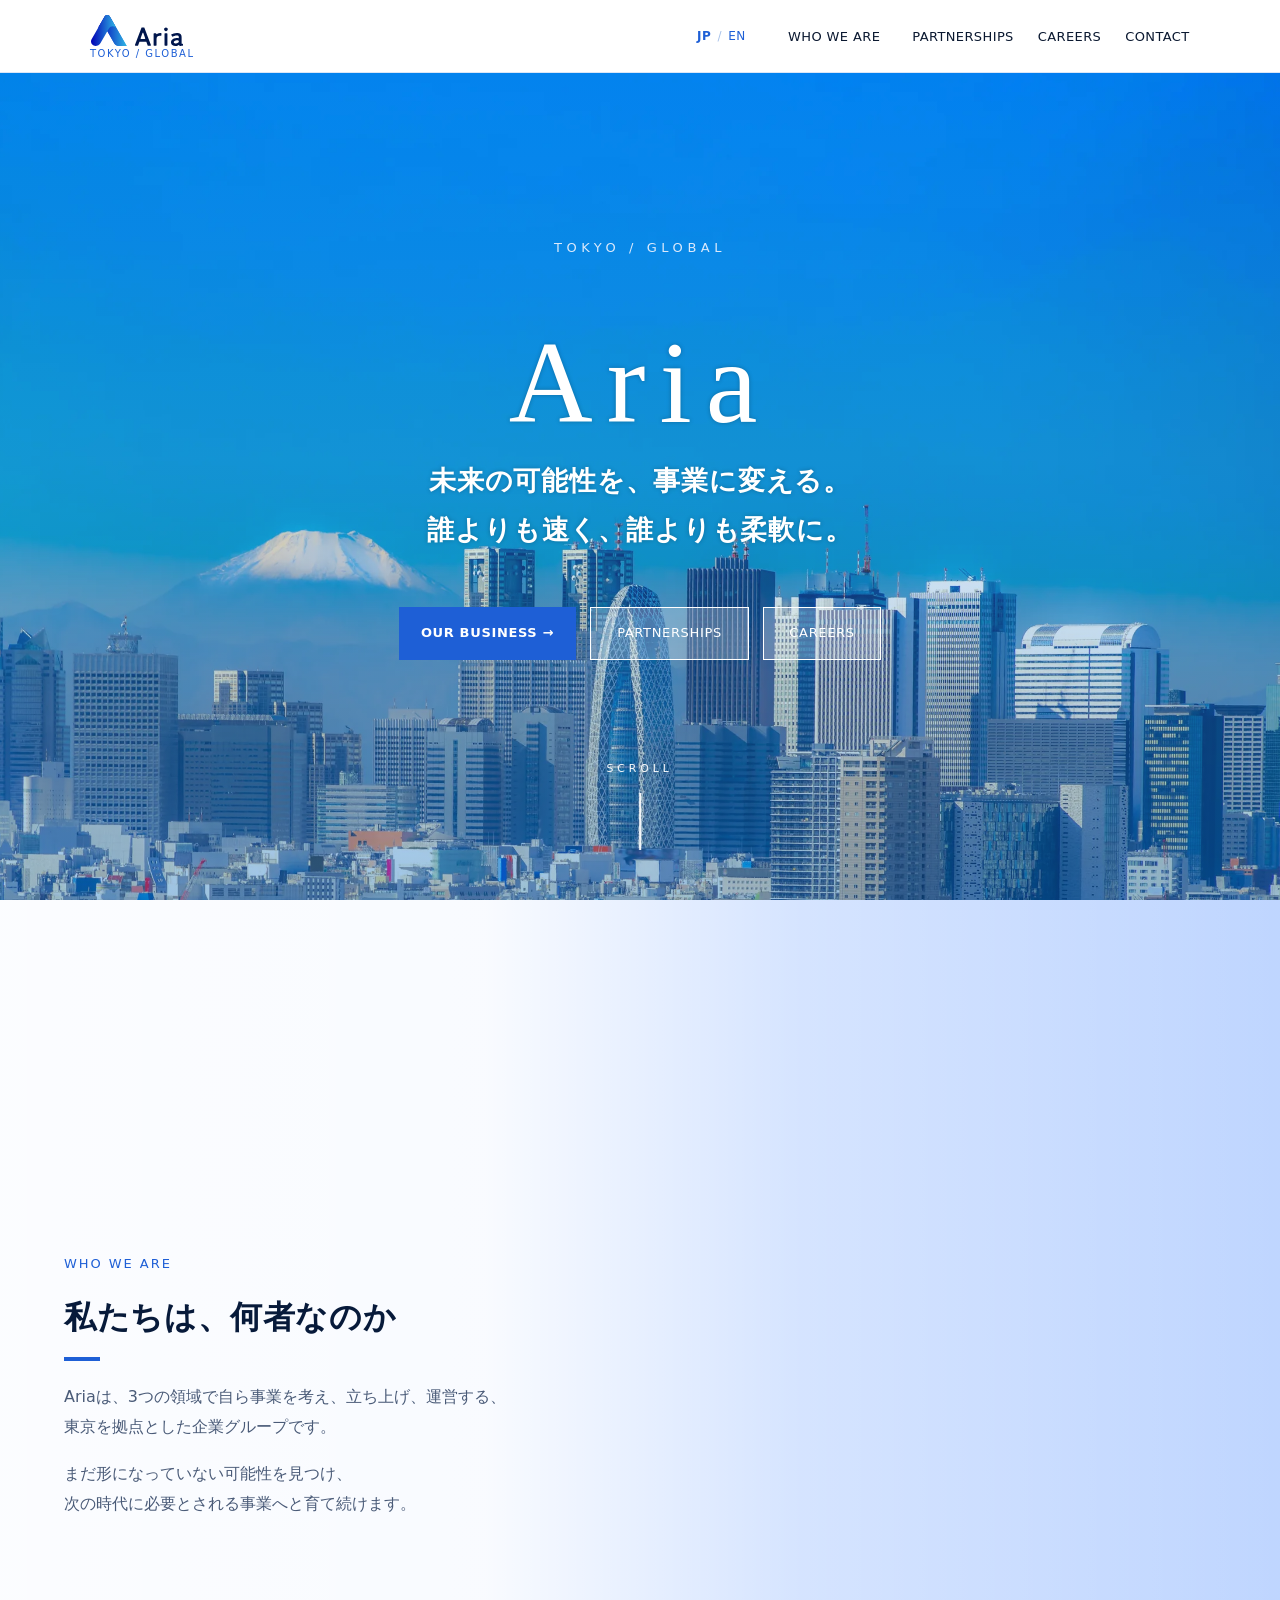
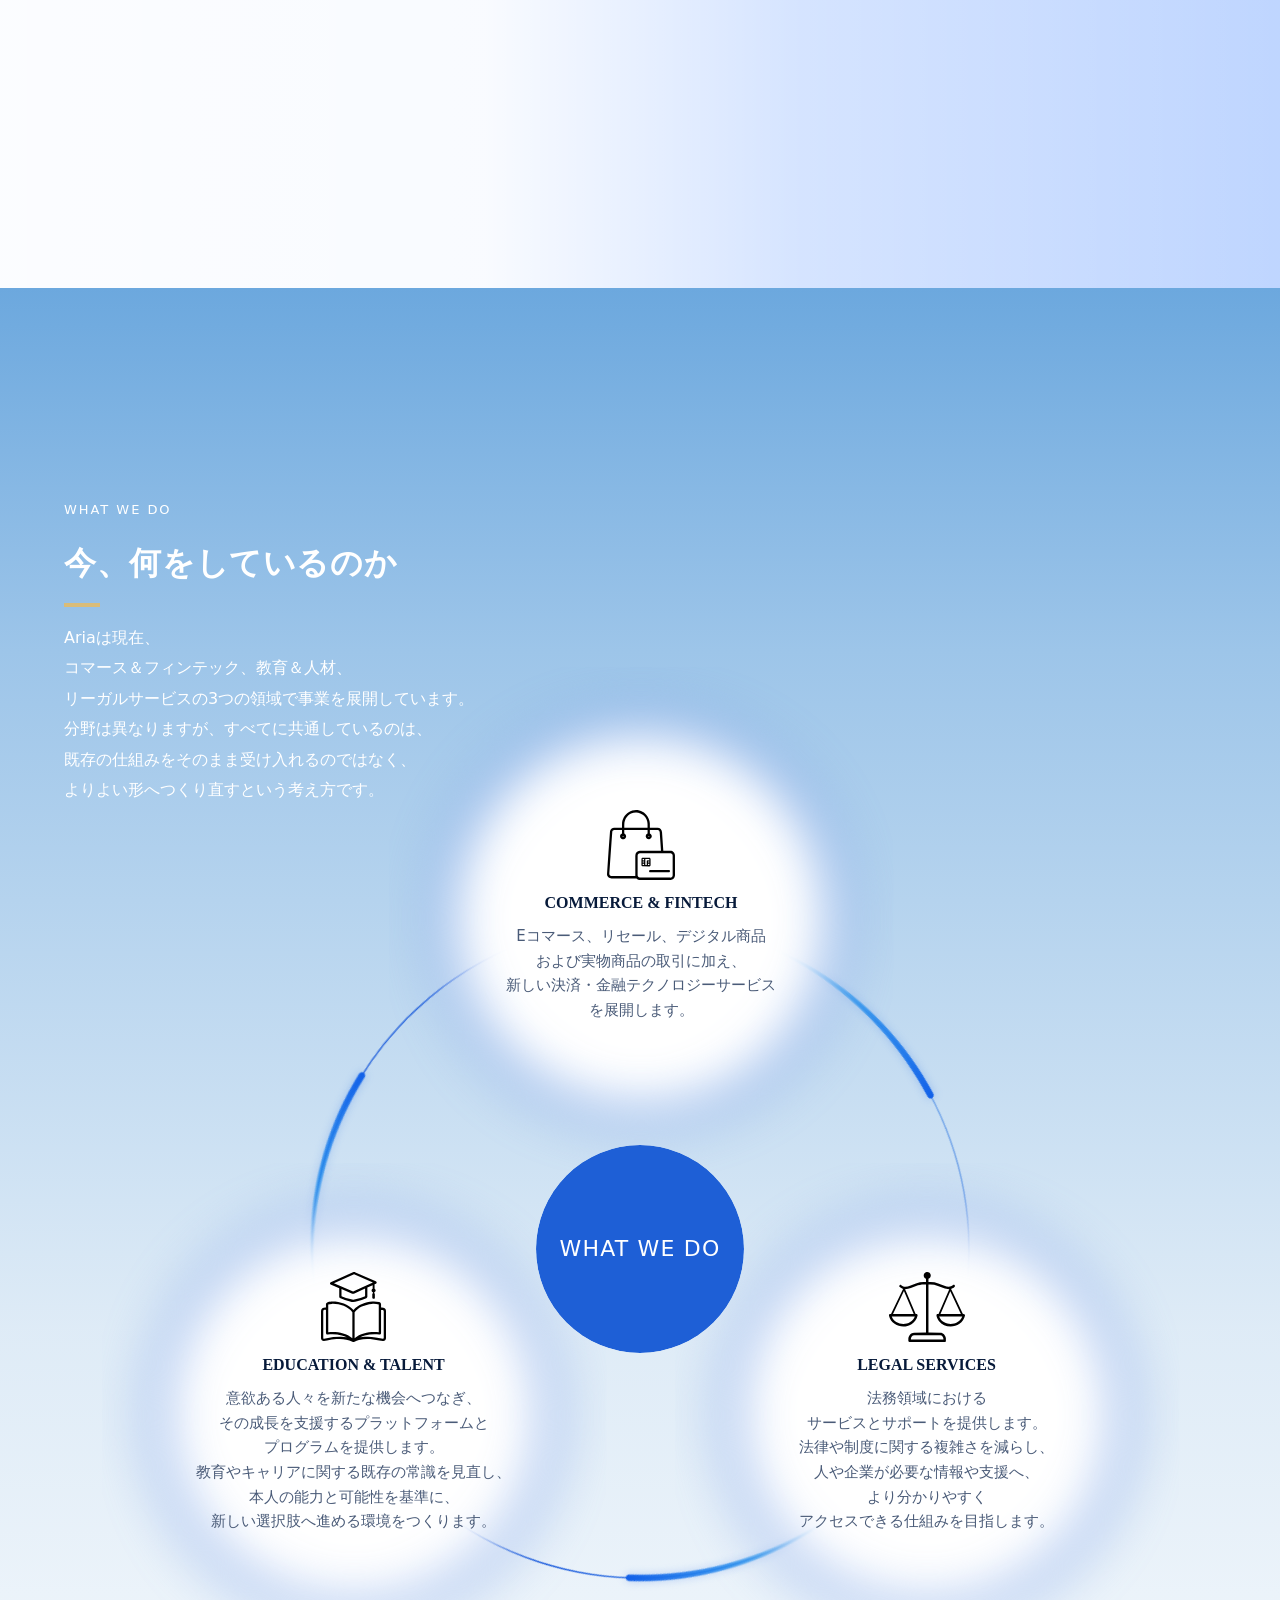
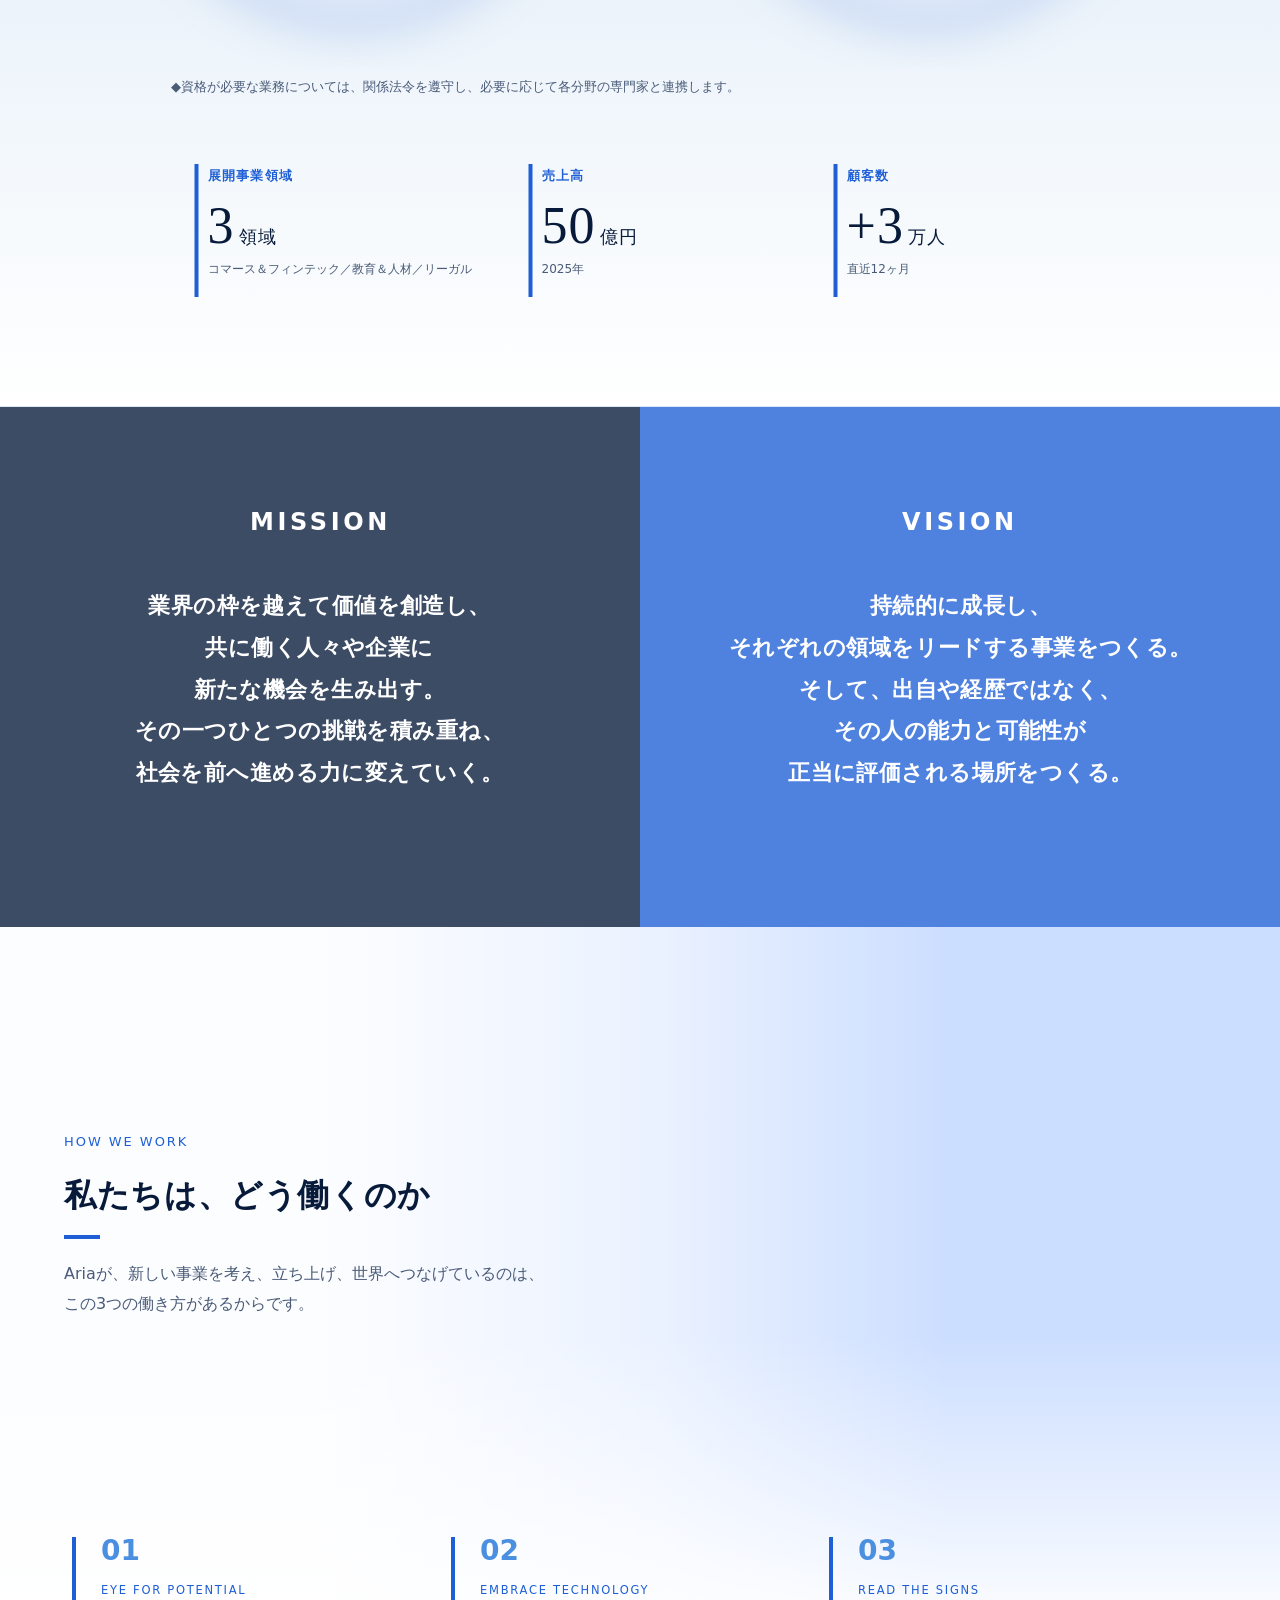
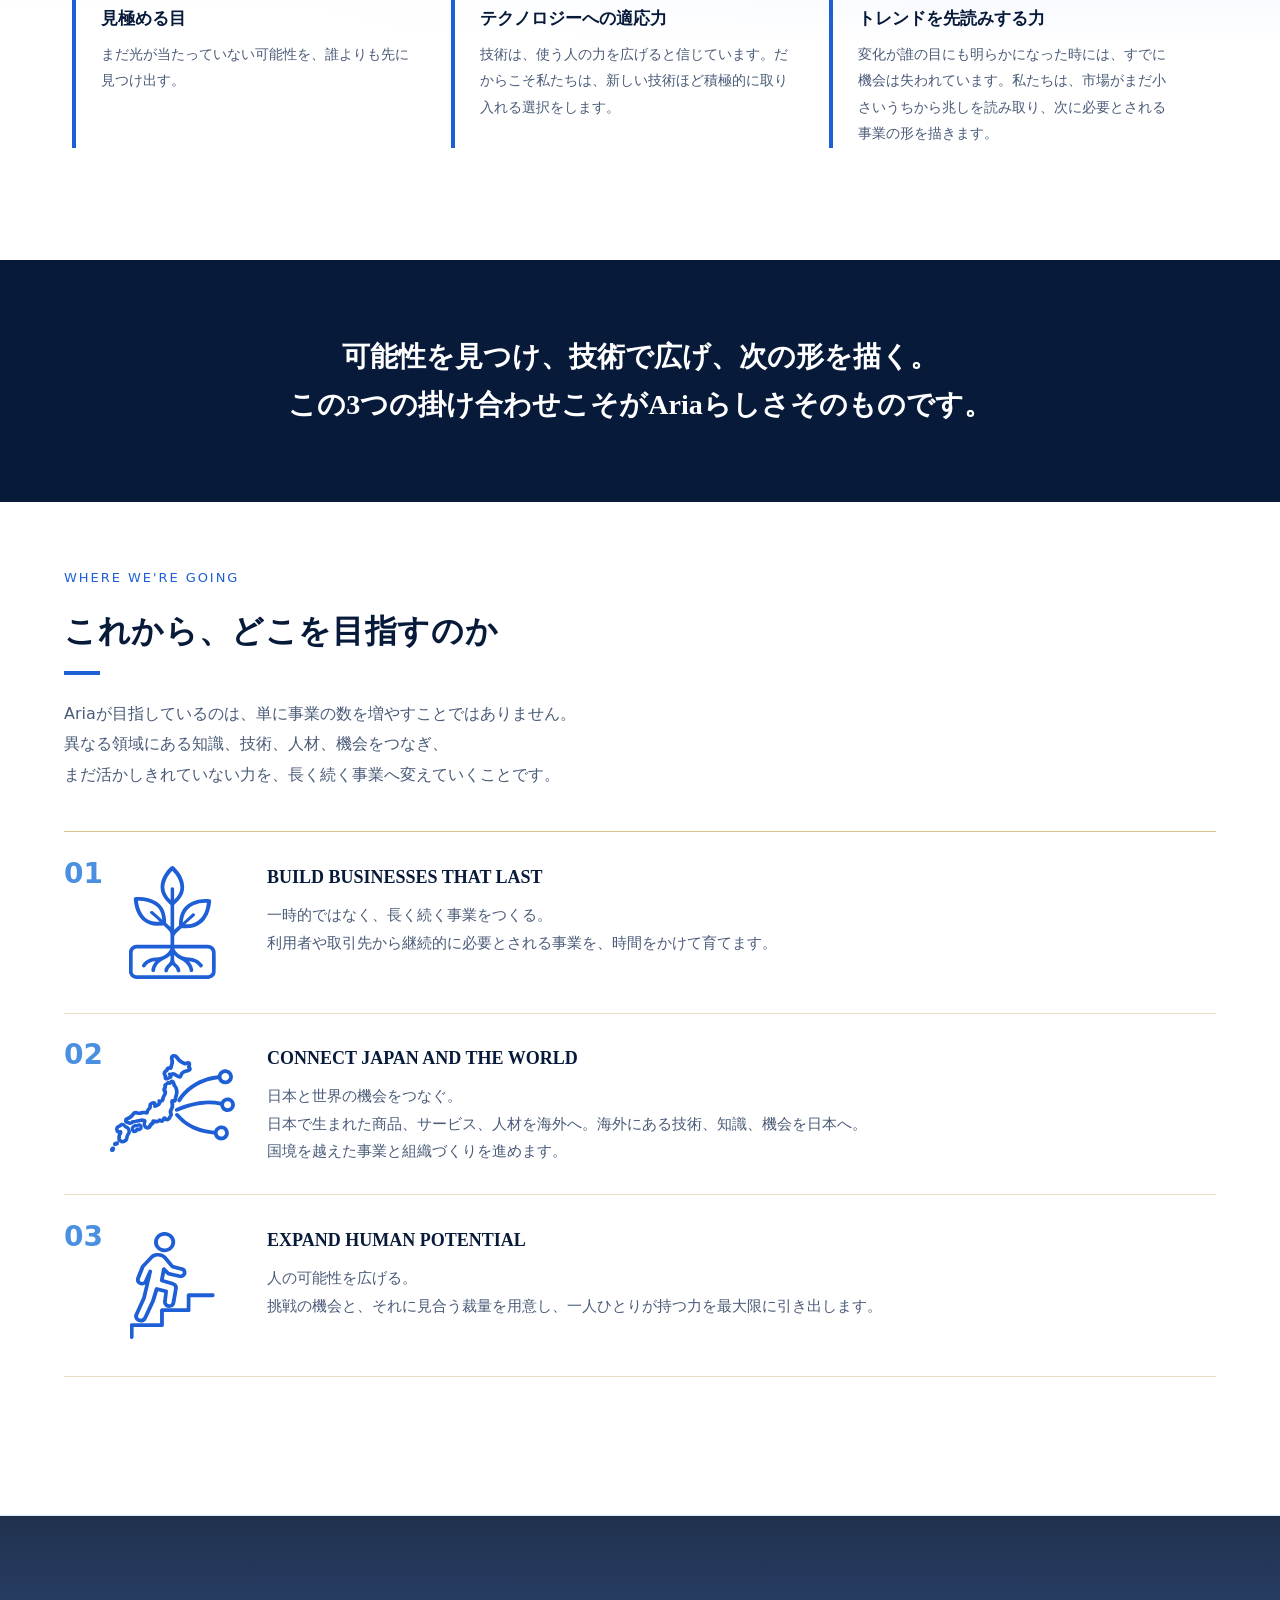
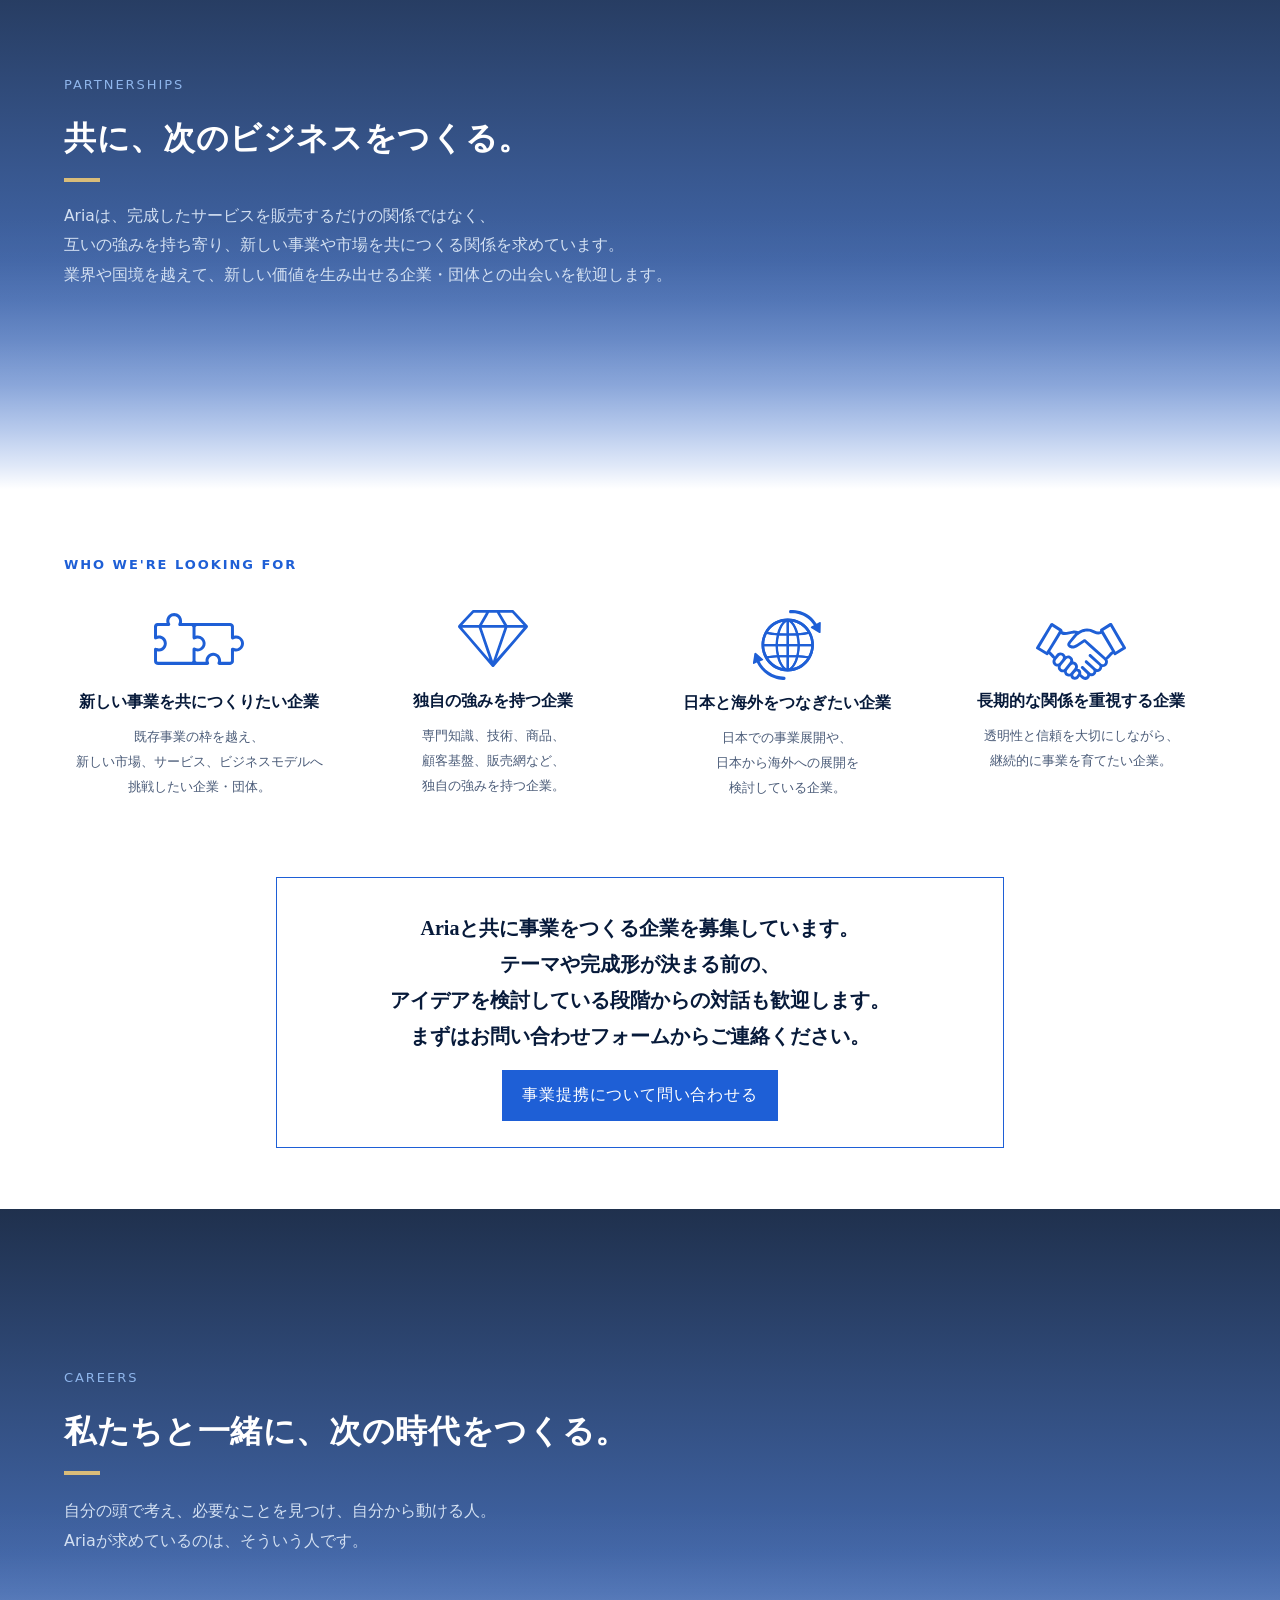
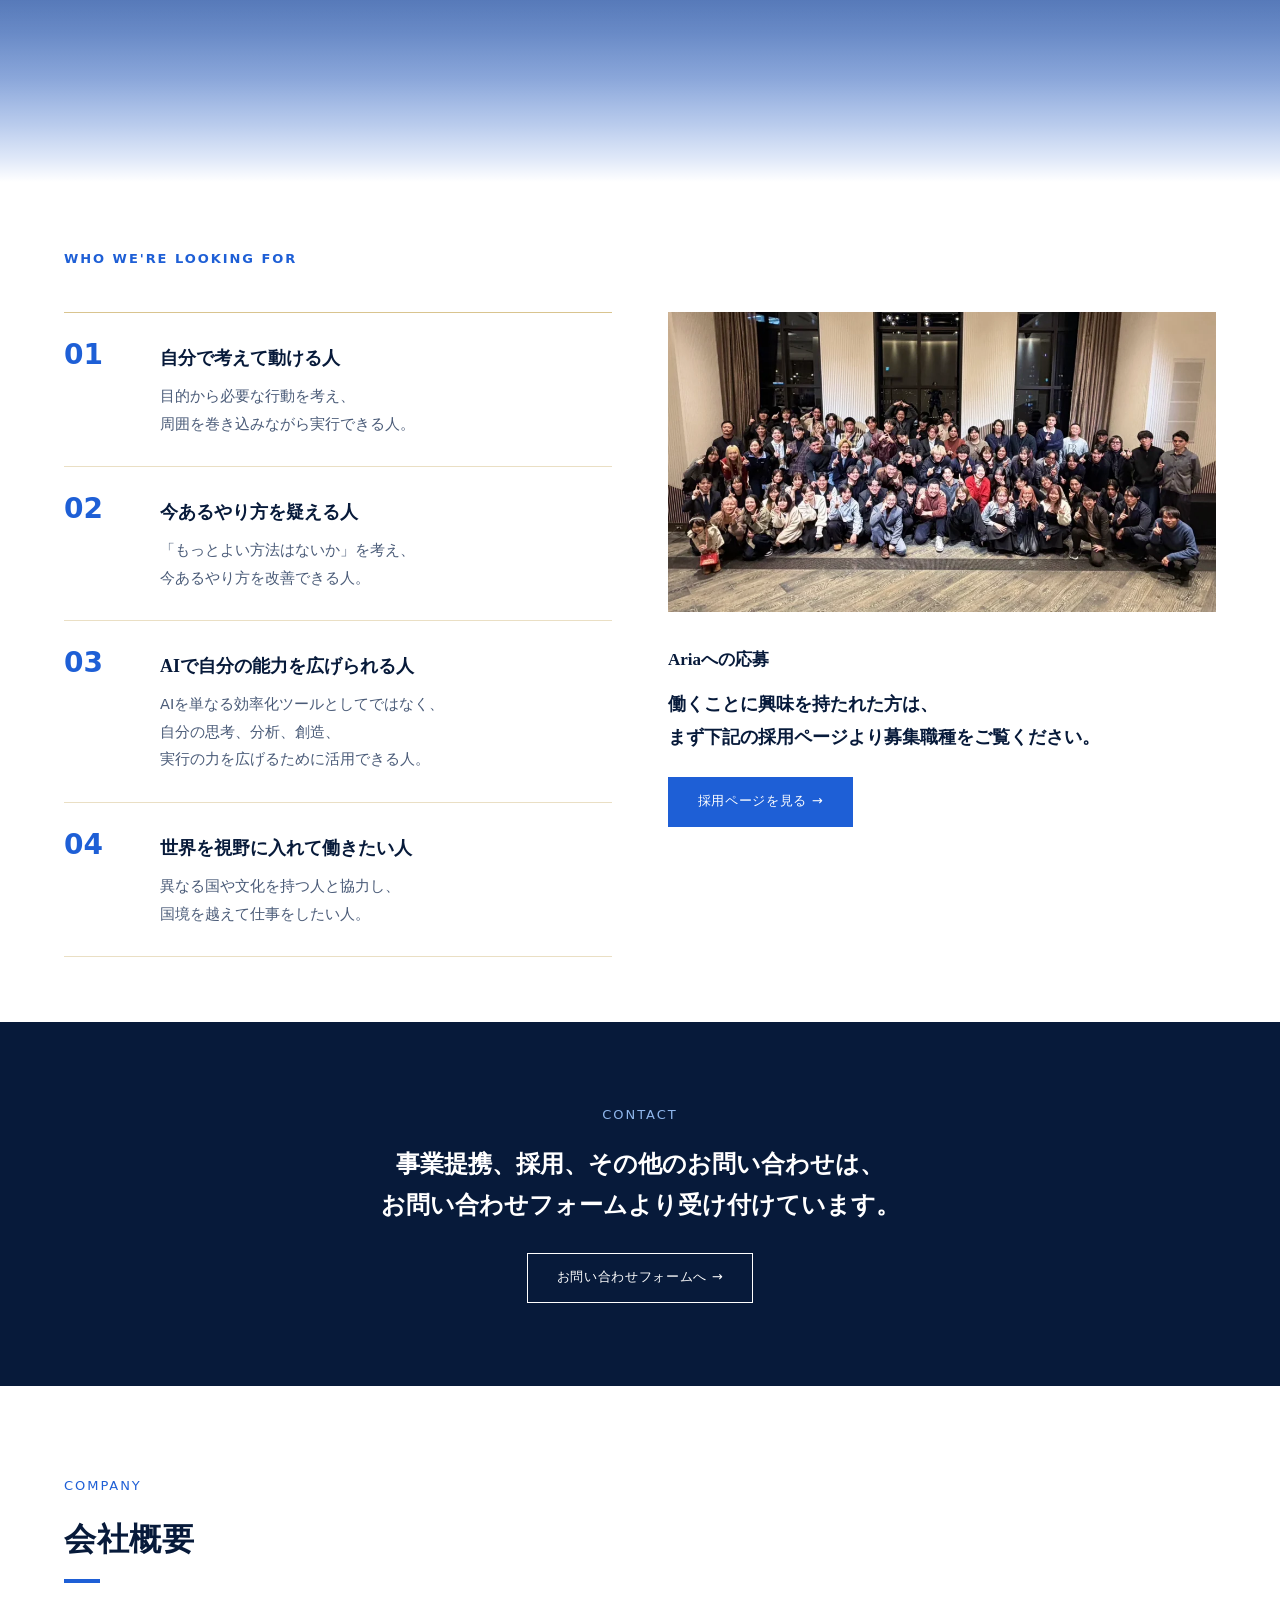
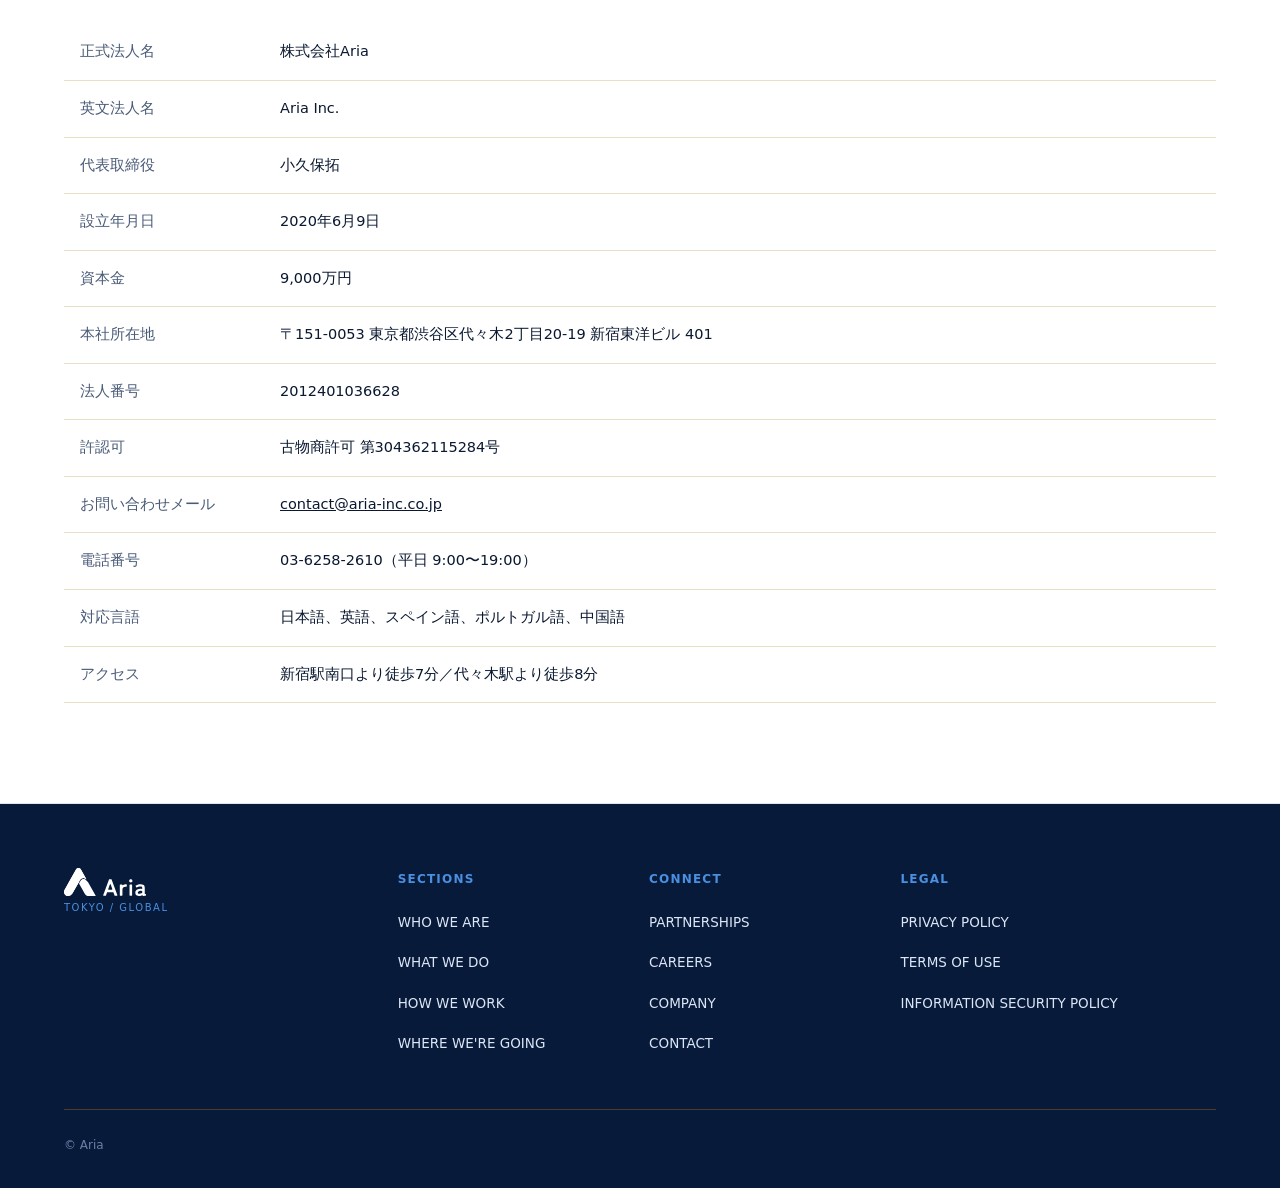
<file: index.html>
<!DOCTYPE html>
<html lang="ja">
<head>
<meta charset="UTF-8">
<meta name="viewport" content="width=device-width, initial-scale=1.0">
<title>Aria｜TOKYO / GLOBAL</title>
<link rel="icon" href="assets/images/favicon.svg" type="image/svg+xml">
<link rel="stylesheet" href="assets/css/styles.css?v=20261013-partnership-gradient">
</head>
<body>

<a class="skip-link" href="#main">本文へスキップ</a>

<header class="site-header">
  <div class="wrap">
    <a class="logo site-logo" href="#top" aria-label="Aria — Tokyo / Global"><span class="site-logo-variant site-logo-desktop" aria-hidden="true"><img class="site-logo-desktop-mark" src="assets/images/logo-desktop-lockup.svg" width="92.2171" height="30.8591" alt=""><span class="site-logo-tagline">TOKYO / GLOBAL</span></span><span class="site-logo-variant site-logo-mobile" aria-hidden="true"><img class="site-logo-mobile-mark-blue" src="assets/images/logo-mobile-mark-blue.svg" width="26.8384" height="28.7481" alt=""><img class="site-logo-mobile-mark-navy" src="assets/images/logo-mobile-mark-navy.svg" width="23.484" height="28.7461" alt=""><img class="site-logo-mobile-wordmark" src="assets/images/logo-mobile-wordmark.svg" width="44.9657" height="17.2275" alt=""><span class="site-logo-tagline">TOKYO / GLOBAL</span></span></a>
    <div class="lang-switch" aria-label="言語切り替え">
      <a href="index.html" aria-current="page">JP</a>
      <span aria-hidden="true">/</span>
      <a href="en.html">EN</a>
    </div>
    <button class="menu-toggle" type="button" aria-label="メニューを開く" aria-expanded="false" aria-controls="global-navigation">
      <span></span><span></span><span></span>
    </button>
    <nav class="main-nav" id="global-navigation" aria-label="グローバルナビゲーション">
      <ul>
        <li class="nav-sections">
          <a href="#who-we-are">WHO WE ARE</a>
          <ul class="section-menu" aria-label="サイト紹介セクション">
            <li><a href="#who-we-are">WHO WE ARE</a></li>
            <li><a href="#what-we-do">WHAT WE DO</a></li>
            <li><a href="#how-we-work">HOW WE WORK</a></li>
            <li><a href="#where-were-going">WHERE WE'RE GOING</a></li>
          </ul>
        </li>
        <li><a href="#partnerships">PARTNERSHIPS</a></li>
        <li><a href="#careers">CAREERS</a></li>
        <li><a href="#contact-band">CONTACT</a></li>
      </ul>
    </nav>
  </div>
</header>

<main id="main">

  <!-- TOP -->
  <section id="top">
    <div class="hero-photo">
      <div class="hero-inner">
        <div class="hero-box">
          <p class="hero-sup">TOKYO / GLOBAL</p>
          <div class="hero-wordmark">Aria</div>
          <h1 class="hero-tagline">未来の可能性を、事業に変える。<br>誰よりも速く、誰よりも柔軟に。</h1>
          <div class="hero-links">
            <a href="#what-we-do"><span>OUR BUSINESS →</span></a>
            <a href="#partnerships"><span>PARTNERSHIPS</span></a>
            <a href="#careers"><span>CAREERS</span></a>
          </div>
        </div>
      </div>
      <p class="hero-scroll">SCROLL</p>
    </div>
  </section>

  <!-- WHO WE ARE -->
  <section id="who-we-are">
    <div class="intro-panel tone-light">
      <div class="wrap">
        <h2><span class="en">WHO WE ARE</span>私たちは、何者なのか</h2>
        <p class="lead" style="margin-top:20px;">Ariaは、3つの領域で自ら事業を考え、立ち上げ、運営する、<br class="who-desktop-break">東京を拠点とした企業グループです。</p>
        <p class="lead">まだ形になっていない可能性を見つけ、<br>次の時代に必要とされる事業へと育て続けます。</p>
      </div>
    </div>
  </section>

  <!-- WHAT WE DO -->
  <section id="what-we-do">
    <div class="intro-panel tone-dark">
      <div class="wrap">
        <h2><span class="en">WHAT WE DO</span>今、何をしているのか</h2>
        <p class="lead">Ariaは現在、<br>コマース＆フィンテック、教育＆人材、<br>リーガルサービスの3つの領域で事業を展開しています。<br>分野は異なりますが、すべてに共通しているのは、<br>既存の仕組みをそのまま受け入れるのではなく、<br>よりよい形へつくり直すという考え方です。</p>
      </div>
    </div>
    <div class="detail-wrap wwd-diagram-panel">
     <div class="wrap">
      <div class="radial n3">
        <svg class="wwd-orbit" viewBox="0 0 661 661" aria-hidden="true" focusable="false">
          <defs>
            <linearGradient id="wwd-orbit-gradient" x1="0" y1="0" x2="1" y2="1">
              <stop offset="0" stop-color="#1f5ed6" stop-opacity="0.62" />
              <stop offset="0.38" stop-color="#1557dc" stop-opacity="1" />
              <stop offset="0.72" stop-color="#68a8ee" stop-opacity="0.68" />
              <stop offset="1" stop-color="#1f5ed6" stop-opacity="0.62" />
            </linearGradient>
            <linearGradient id="wwd-orbit-drop-gradient" gradientUnits="userSpaceOnUse" x1="609" y1="156" x2="644" y2="445">
              <stop offset="0" stop-color="#43c5f4" stop-opacity="0.22" />
              <stop offset="0.55" stop-color="#2496ee" stop-opacity="0.72" />
              <stop offset="1" stop-color="#1260e8" stop-opacity="1" />
            </linearGradient>
            <path id="wwd-orbit-drop" d="M 610.02,155.84 L 615.54,164.98 L 620.77,174.30 L 625.72,183.77 L 630.36,193.39 L 634.70,203.16 L 638.74,213.06 L 642.46,223.08 L 645.86,233.22 L 648.94,243.47 L 651.70,253.81 L 654.12,264.24 L 656.21,274.74 L 657.96,285.31 L 659.36,295.94 L 660.43,306.60 L 661.14,317.30 L 661.51,328.02 L 661.52,338.76 L 661.18,349.48 L 660.49,360.20 L 659.44,370.89 L 658.04,381.54 L 656.29,392.14 L 654.18,402.68 L 651.72,413.15 L 648.91,423.52 L 645.75,433.80 L 642.24,443.97 L 641.59,445.05 L 640.56,445.80 L 639.33,446.10 L 638.08,445.91 L 636.99,445.25 L 636.24,444.23 L 635.94,443.00 L 636.14,441.74 L 636.14,441.74 L 639.59,431.78 L 642.73,421.72 L 645.56,411.56 L 648.07,401.32 L 650.26,391.00 L 652.12,380.62 L 653.66,370.18 L 654.87,359.69 L 655.74,349.17 L 656.28,338.62 L 656.48,328.06 L 656.34,317.49 L 655.86,306.93 L 655.04,296.39 L 653.88,285.87 L 652.37,275.40 L 650.53,264.97 L 648.34,254.61 L 645.81,244.32 L 642.95,234.12 L 639.75,224.02 L 636.21,214.02 L 632.34,204.15 L 628.14,194.41 L 623.62,184.81 L 618.78,175.37 L 613.62,166.10 L 608.15,157.00 Z" />
          </defs>
          <circle class="wwd-orbit-base" cx="330.5" cy="330.5" r="328.5" fill="none" stroke="url(#wwd-orbit-gradient)" stroke-width="1.5" shape-rendering="geometricPrecision" />
          <use class="wwd-orbit-drop" href="#wwd-orbit-drop" fill="url(#wwd-orbit-drop-gradient)" />
          <use class="wwd-orbit-drop" href="#wwd-orbit-drop" fill="url(#wwd-orbit-drop-gradient)" transform="rotate(120 330.5 330.5)" />
          <use class="wwd-orbit-drop" href="#wwd-orbit-drop" fill="url(#wwd-orbit-drop-gradient)" transform="rotate(240 330.5 330.5)" />
        </svg>
        <div class="center">WHAT WE DO</div>
        <div class="node commerce"><img class="wwd-glow" src="assets/images/wwd-glow-commerce-figma-102-159.svg" alt=""><div class="wwd-node-content"><img class="wwd-icon" src="assets/images/wwd-icon-commerce-figma-102-159.svg" alt=""><h3>COMMERCE & FINTECH</h3><p>Eコマース、リセール、デジタル商品<br>および実物商品の取引に加え、<br>新しい決済・金融テクノロジーサービス<br>を展開します。</p></div></div>
        <div class="node education"><img class="wwd-glow" src="assets/images/wwd-glow-lower-figma-102-159.svg" alt=""><div class="wwd-node-content"><img class="wwd-icon" src="assets/images/wwd-icon-education-figma-102-159.svg" alt=""><h3>EDUCATION & TALENT</h3><p>意欲ある人々を新たな機会へつなぎ、<br>その成長を支援するプラットフォームと<br>プログラムを提供します。<br>教育やキャリアに関する既存の常識を見直し、<br>本人の能力と可能性を基準に、<br>新しい選択肢へ進める環境をつくります。</p></div></div>
        <div class="node legal"><img class="wwd-glow" src="assets/images/wwd-glow-lower-figma-102-159.svg" alt=""><div class="wwd-node-content"><img class="wwd-icon" src="assets/images/wwd-icon-legal-figma-102-159.svg" alt=""><h3>LEGAL SERVICES</h3><p>法務領域における<br>サービスとサポートを提供します。<br>法律や制度に関する複雑さを減らし、<br>人や企業が必要な情報や支援へ、<br>より分かりやすく<br>アクセスできる仕組みを目指します。</p></div></div>
      </div>
      <p class="biz-note">◆資格が必要な業務については、関係法令を遵守し、必要に応じて各分野の専門家と連携します。</p>
      <div class="wwd-stats">
        <div class="wwd-stat"><span class="l">展開事業領域</span><span class="v"><span class="count" data-target="3">3</span><span class="u">領域</span></span><span class="n">コマース＆フィンテック／教育＆人材／リーガル</span></div>
        <div class="wwd-stat"><span class="l">売上高</span><span class="v"><span class="count" data-target="50">50</span><span class="u">億円</span></span><span class="n">2025年</span></div>
        <div class="wwd-stat"><span class="l">顧客数</span><span class="v">+<span class="count" data-target="3">3</span><span class="u">万人</span></span><span class="n">直近12ヶ月</span></div>
      </div>
     </div>
    </div>
  </section>

  <!-- MISSION / VISION -->
  <section id="mission-vision">
    <div class="mv-split">
      <div class="mv-half navy">
        <p class="eyebrow">MISSION</p>
        <h3>業界の枠を越えて価値を創造し、<br>共に働く人々や企業に<br>新たな機会を生み出す。<br>その一つひとつの挑戦を積み重ね、<br>社会を前へ進める力に変えていく。</h3>
      </div>
      <div class="mv-half cobalt">
        <p class="eyebrow">VISION</p>
        <h3>持続的に成長し、<br>それぞれの領域をリードする事業をつくる。<br>そして、出自や経歴ではなく、<br>その人の能力と可能性が<br>正当に評価される場所をつくる。</h3>
      </div>
    </div>
  </section>

  <!-- HOW WE WORK -->
  <section id="how-we-work">
    <div class="intro-panel tone-light">
      <div class="wrap">
        <h2><span class="en">HOW WE WORK</span>私たちは、どう働くのか</h2>
        <p class="lead" style="margin-top:20px;">Ariaが、新しい事業を考え、立ち上げ、世界へつなげているのは、<br>この3つの働き方があるからです。</p>
      </div>
    </div>
    <div class="wrap detail-wrap">
      <div class="grid2x2 grid3">
        <div class="item"><div class="num-plain">01</div><h3><span class="en-h">EYE FOR POTENTIAL</span>見極める目</h3><p>まだ光が当たっていない可能性を、誰よりも先に見つけ出す。</p></div>
        <div class="item"><div class="num-plain">02</div><h3><span class="en-h">EMBRACE TECHNOLOGY</span>テクノロジーへの適応力</h3><p>技術は、使う人の力を広げると信じています。だからこそ私たちは、新しい技術ほど積極的に取り入れる選択をします。</p></div>
        <div class="item"><div class="num-plain">03</div><h3><span class="en-h">READ THE SIGNS</span>トレンドを先読みする力</h3><p>変化が誰の目にも明らかになった時には、すでに機会は失われています。私たちは、市場がまだ小さいうちから兆しを読み取り、次に必要とされる事業の形を描きます。</p></div>
      </div>
    </div>
    <div class="hww-band"><div class="wrap"><p class="closing statement-center">可能性を見つけ、技術で<span class="sp-word-keep">広げ、</span>次の形を描く。<br>この3つの掛け合わせこそがAriaらしさそのものです。</p></div></div>
  </section>

  <!-- WHERE WE'RE GOING -->
  <section id="where-were-going">
    <div class="wrap detail-wrap">
      <h2 style="margin-bottom:24px;"><span class="en">WHERE WE'RE GOING</span>これから、<br class="sp-heading-break">どこを目指すのか</h2>
      <p class="lead" style="max-width:720px;">Ariaが目指しているのは、単に事業の数を増やすことではありません。<br>異なる領域にある知識、技術、人材、機会をつなぎ、<br>まだ活かしきれていない力を、長く続く事業へ変えていくことです。</p>

      <div class="stack-list">
        <div class="stack-item"><div class="num-plain">01</div><img class="wwg-icon" src="assets/images/wwg-build-lasting.svg" alt="" aria-hidden="true"><div><h3>BUILD BUSINESSES THAT LAST</h3><p>一時的ではなく、長く続く事業をつくる。<br>利用者や取引先から継続的に必要とされる事業を、時間をかけて育てます。</p></div></div>
        <div class="stack-item"><div class="num-plain">02</div><img class="wwg-icon" src="assets/images/wwg-connect-world.svg" alt="" aria-hidden="true"><div><h3>CONNECT JAPAN AND THE WORLD</h3><p>日本と世界の機会をつなぐ。<br>日本で生まれた商品、サービス、人材を海外へ。海外にある技術、知識、機会を日本へ。<br>国境を越えた事業と組織づくりを進めます。</p></div></div>
        <div class="stack-item"><div class="num-plain">03</div><img class="wwg-icon" src="assets/images/wwg-expand-potential.svg" alt="" aria-hidden="true"><div><h3>EXPAND HUMAN POTENTIAL</h3><p>人の可能性を広げる。<br>挑戦の機会と、それに見合う裁量を用意し、一人ひとりが持つ力を最大限に引き出します。</p></div></div>
      </div>
    </div>
  </section>

  <!-- PARTNERSHIPS -->
  <section id="partnerships">
    <div class="intro-panel tone-dark">
      <div class="wrap">
        <div class="magazine">
          <div class="mag-head"><h2><span class="en">PARTNERSHIPS</span>共に、次のビジネスをつくる。</h2></div>
          <div class="mag-body"><p style="color:#d3e0f2;">Ariaは、完成したサービスを販売するだけの関係ではなく、<br>互いの強みを持ち寄り、新しい事業や市場を共につくる関係を求めています。<br>業界や国境を越えて、新しい価値を生み出せる企業・団体との出会いを歓迎します。</p></div>
        </div>
      </div>
    </div>
    <div class="wrap detail-wrap">
      <h3 class="section-label" style="font-family:var(--font-sans); font-size:13px; letter-spacing:0.15em; color:var(--royal-blue); margin-bottom:16px; font-weight:700;">WHO WE'RE LOOKING FOR</h3>
      <div class="e-wave">
        <div class="item"><img class="partnership-first-icon" src="assets/images/partnerships-first-icon-figma-157-368.svg" alt="" aria-hidden="true"><div class="circle-num">01</div><h3>新しい事業を共につくりたい企業</h3><p>既存事業の枠を越え、<br>新しい市場、サービス、ビジネスモデルへ<br>挑戦したい企業・団体。</p></div>
        <div class="item"><span class="partnership-item-icon icon-diamond" aria-hidden="true"></span><div class="circle-num">02</div><h3>独自の強みを持つ企業</h3><p>専門知識、技術、商品、<br>顧客基盤、販売網など、<br>独自の強みを持つ企業。</p></div>
        <div class="item"><span class="partnership-item-icon icon-global" aria-hidden="true"></span><div class="circle-num">03</div><h3>日本と海外をつなぎたい企業</h3><p>日本での事業展開や、<br>日本から海外への展開を<br>検討している企業。</p></div>
        <div class="item"><span class="partnership-item-icon icon-handshake" aria-hidden="true"></span><div class="circle-num">04</div><h3>長期的な関係を重視する企業</h3><p>透明性と信頼を大切にしながら、<br>継続的に事業を育てたい企業。</p></div>
      </div>

      <div class="closing-center">
        <p class="cta-call">Ariaと共に事業をつくる企業を募集しています。<br>テーマや完成形が決まる前の、<br>アイデアを検討している段階からの対話も歓迎します。<br>まずはお問い合わせフォームからご連絡ください。</p>
        <a class="cta-btn primary" href="contact.html?type=partnership">事業提携について問い合わせる</a>
      </div>
    </div>
  </section>

  <!-- CAREERS -->
  <section id="careers">
    <div class="intro-panel tone-dark">
      <div class="wrap">
        <h2 class="h2-xl"><span class="en">CAREERS</span>私たちと一緒に、次の時代をつくる。</h2>
        <p class="lead" style="max-width:640px;">自分の頭で考え、必要なことを見つけ、自分から動ける人。<br>Ariaが求めているのは、そういう人です。</p>
      </div>
    </div>

    <div class="careers-band">
      <div class="wrap">
        <h3 class="section-label" style="font-family:var(--font-sans); font-size:13px; letter-spacing:0.15em; color:var(--royal-blue); font-weight:700;">WHO WE'RE LOOKING FOR</h3>
        <div class="split-2col">
          <div class="stack-list">
            <div class="stack-item"><div class="num-plain dark">01</div><div><h3>自分で考えて動ける人</h3><p>目的から必要な行動を考え、<br>周囲を巻き込みながら実行できる人。</p></div></div>
            <div class="stack-item"><div class="num-plain dark">02</div><div><h3>今あるやり方を疑える人</h3><p>「もっとよい方法はないか」を考え、<br>今あるやり方を改善できる人。</p></div></div>
            <div class="stack-item"><div class="num-plain dark">03</div><div><h3>AIで自分の能力を広げられる人</h3><p>AIを単なる効率化ツールとしてではなく、<br>自分の思考、分析、創造、<br>実行の力を広げるために活用できる人。</p></div></div>
            <div class="stack-item"><div class="num-plain dark">04</div><div><h3>世界を視野に入れて働きたい人</h3><p>異なる国や文化を持つ人と協力し、<br>国境を越えて仕事をしたい人。</p></div></div>
          </div>
          <div class="careers-side">
            <div class="careers-photos">
              <div class="photo" role="img" aria-label="約50人のAriaメンバー集合写真" style="background-image:url('assets/images/careers-team.webp');"></div>
            </div>
            <div class="careers-apply">
              <h3 style="font-size:17px; color:var(--dark);">Ariaへの応募</h3>
              <p class="cta-call" style="margin-top:12px; font-size:18px;">働くことに興味を持たれた方は、<br>まず下記の採用ページより募集職種をご覧ください。</p>
              <a class="cta-btn primary" href="careers.html">採用ページを見る →</a>
            </div>
          </div>
        </div>
      </div>
    </div>
  </section>

  <!-- CONTACT（濃紺帯） -->
  <section id="contact-band" class="contact-band">
    <div class="wrap">
      <p class="contact-band-en">CONTACT</p>
      <p class="contact-band-lead">事業提携、採用、<br class="sp-contact-break">その他のお問い合わせは、<br>お問い合わせフォームより<br class="sp-contact-break">受け付けています。</p>
      <a class="cta-btn contact-band-btn" href="contact.html">お問い合わせフォームへ →</a>
    </div>
  </section>

  <!-- COMPANY / CONTACT -->
  <section id="contact">
    <div class="wrap">
      <h2><span class="en">COMPANY</span>会社概要</h2>

      <table class="company-table">
        <tbody>
          <tr><th scope="row">正式法人名</th><td>株式会社Aria</td></tr>
          <tr><th scope="row">英文法人名</th><td>Aria Inc.</td></tr>
          <tr><th scope="row">代表取締役</th><td>小久保拓</td></tr>
          <tr><th scope="row">設立年月日</th><td>2020年6月9日</td></tr>
          <tr><th scope="row">資本金</th><td>9,000万円</td></tr>
          <tr><th scope="row">本社所在地</th><td>〒151-0053 東京都渋谷区代々木2丁目20-19 新宿東洋ビル 401</td></tr>
          <tr><th scope="row">法人番号</th><td>2012401036628</td></tr>
          <tr><th scope="row">許認可</th><td>古物商許可 第304362115284号</td></tr>
          <tr><th scope="row">お問い合わせメール</th><td><a href="mailto:contact@aria-inc.co.jp">contact@aria-inc.co.jp</a></td></tr>
          <tr><th scope="row">電話番号</th><td>03-6258-2610（平日 9:00〜19:00）</td></tr>
          <tr><th scope="row">対応言語</th><td>日本語、英語、スペイン語、ポルトガル語、中国語</td></tr>
          <tr><th scope="row">アクセス</th><td>新宿駅南口より徒歩7分／代々木駅より徒歩8分</td></tr>
        </tbody>
      </table>

    </div>
  </section>

</main>

<footer class="site-footer">
  <div class="wrap">
    <div class="footer-grid">
      <div><a class="footer-logo" href="index.html" aria-label="Aria — Tokyo / Global"><img src="assets/images/footer-logo.svg" alt="Aria"><span class="footer-logo-tagline">TOKYO / GLOBAL</span></a></div>
      <div><h4>SECTIONS</h4><ul>
        <li><a href="#who-we-are">WHO WE ARE</a></li>
        <li><a href="#what-we-do">WHAT WE DO</a></li>
        <li><a href="#how-we-work">HOW WE WORK</a></li>
        <li><a href="#where-were-going">WHERE WE'RE GOING</a></li>
      </ul></div>
      <div><h4>CONNECT</h4><ul>
        <li><a href="#partnerships">PARTNERSHIPS</a></li>
        <li><a href="#careers">CAREERS</a></li>
        <li><a href="#contact">COMPANY</a></li>
        <li><a href="#contact-band">CONTACT</a></li>
      </ul></div>
      <div><h4>LEGAL</h4><ul>
        <li><a href="#">PRIVACY POLICY</a></li>
        <li><a href="#">TERMS OF USE</a></li>
        <li><a href="#">INFORMATION SECURITY POLICY</a></li>
      </ul></div>
    </div>
    <div class="footer-bottom">
      <span>© Aria</span>
    </div>
  </div>
</footer>

<script src="assets/js/main.js?v=20261013-ios-layer"></script>
</body>
</html>
</file>
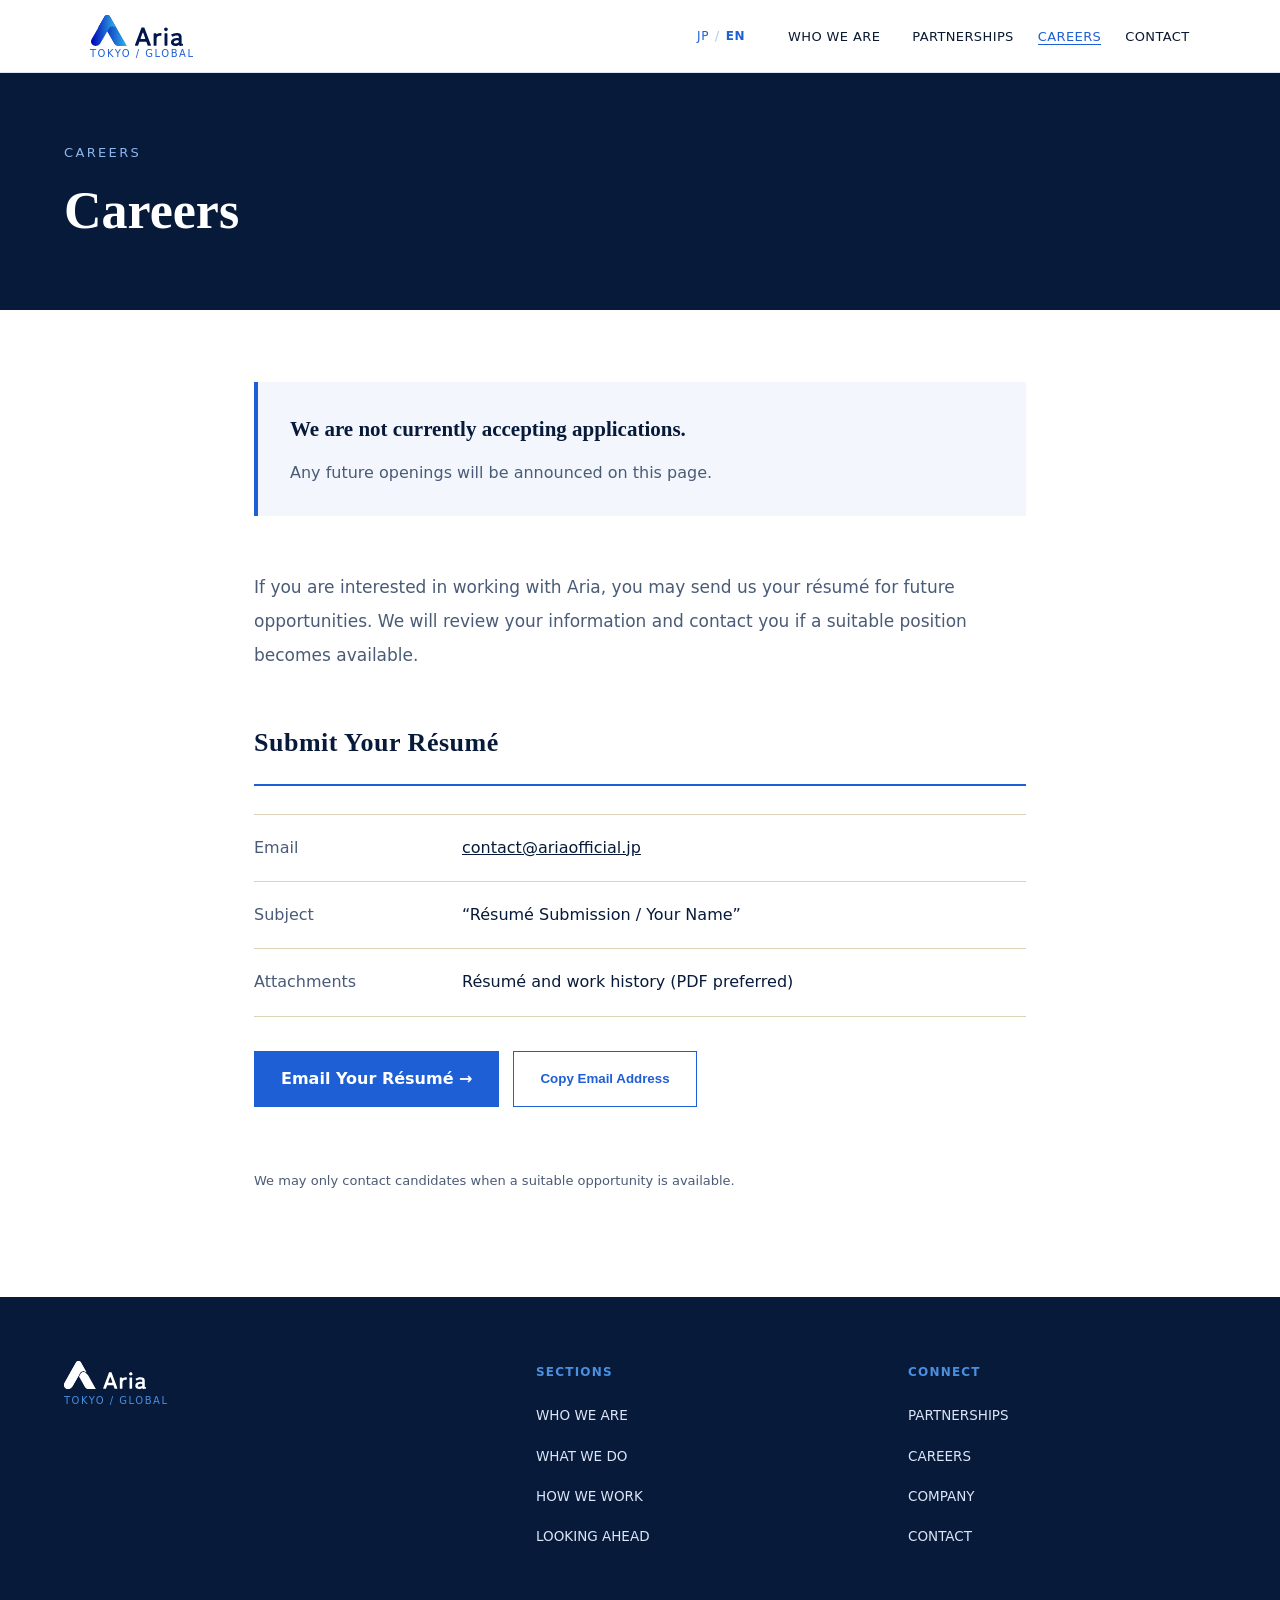
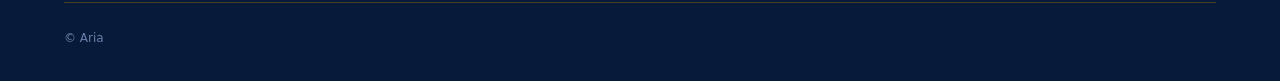
<file: careers-en.html>
<!DOCTYPE html>
<html lang="en">
<head>
<meta charset="UTF-8">
<meta name="viewport" content="width=device-width, initial-scale=1.0">
<title>Careers | Aria</title>
<link rel="icon" href="assets/images/favicon.svg" type="image/svg+xml">
<meta name="description" content="Aria careers information and résumé submission details.">
<link rel="stylesheet" href="assets/css/styles.css?v=20261013-partnership-gradient">
<link rel="stylesheet" href="assets/css/subpages.css?v=20261001-heading-line">
</head>
<body class="subpage lang-en">
<a class="skip-link" href="#main">Skip to content</a>
<header class="site-header"><div class="wrap">
  <a class="logo site-logo" href="en.html" aria-label="Aria — Tokyo / Global"><span class="site-logo-variant site-logo-desktop" aria-hidden="true"><img class="site-logo-desktop-mark" src="assets/images/logo-desktop-lockup.svg" width="92.2171" height="30.8591" alt=""><span class="site-logo-tagline">TOKYO / GLOBAL</span></span><span class="site-logo-variant site-logo-mobile" aria-hidden="true"><img class="site-logo-mobile-mark-blue" src="assets/images/logo-mobile-mark-blue.svg" width="26.8384" height="28.7481" alt=""><img class="site-logo-mobile-mark-navy" src="assets/images/logo-mobile-mark-navy.svg" width="23.484" height="28.7461" alt=""><img class="site-logo-mobile-wordmark" src="assets/images/logo-mobile-wordmark.svg" width="44.9657" height="17.2275" alt=""><span class="site-logo-tagline">TOKYO / GLOBAL</span></span></a>
  <div class="lang-switch" aria-label="Language selector"><a href="careers.html">JP</a><span aria-hidden="true">/</span><a href="careers-en.html" aria-current="page">EN</a></div>
  <button class="menu-toggle" type="button" aria-label="Open menu" aria-expanded="false" aria-controls="global-navigation"><span></span><span></span><span></span></button>
  <nav class="main-nav" id="global-navigation" aria-label="Global navigation"><ul>
    <li><a href="en.html#who-we-are">WHO WE ARE</a></li><li><a href="en.html#partnerships">PARTNERSHIPS</a></li><li><a href="careers-en.html" aria-current="page">CAREERS</a></li><li><a href="contact-en.html">CONTACT</a></li>
  </ul></nav>
</div></header>
<main id="main" class="subpage-main">
  <section class="subpage-hero"><div class="wrap"><p class="kicker">CAREERS</p><h1>Careers</h1></div></section>
  <section class="subpage-content"><div class="wrap narrow">
    <div class="status-panel"><strong>We are not currently accepting applications.</strong><p>Any future openings will be announced on this page.</p></div>
    <p class="subpage-lead">If you are interested in working with Aria, you may send us your résumé for future opportunities. We will review your information and contact you if a suitable position becomes available.</p>
    <h2 class="subpage-heading">Submit Your Résumé</h2>
    <dl class="info-list">
      <div class="info-row"><dt>Email</dt><dd><a href="mailto:contact@ariaofficial.jp">contact@ariaofficial.jp</a></dd></div>
      <div class="info-row"><dt>Subject</dt><dd>“Résumé Submission / Your Name”</dd></div>
      <div class="info-row"><dt>Attachments</dt><dd>Résumé and work history (PDF preferred)</dd></div>
    </dl>
    <div class="subpage-actions"><a class="subpage-action" href="mailto:contact@ariaofficial.jp?subject=Resume%20Submission%20%2F%20Your%20Name">Email Your Résumé →</a><button class="subpage-action secondary" type="button" data-copy-email="contact@ariaofficial.jp">Copy Email Address</button></div>
    <p class="copy-feedback" data-copy-feedback aria-live="polite"></p>
    <p class="small-note">We may only contact candidates when a suitable opportunity is available.</p>
  </div></section>
</main>
<footer class="site-footer"><div class="wrap"><div class="footer-grid">
  <div><a class="footer-logo" href="en.html" aria-label="Aria — Tokyo / Global"><img src="assets/images/footer-logo.svg" alt="Aria"><span class="footer-logo-tagline">TOKYO / GLOBAL</span></a></div>
  <div><h4>SECTIONS</h4><ul><li><a href="en.html#who-we-are">WHO WE ARE</a></li><li><a href="en.html#what-we-do">WHAT WE DO</a></li><li><a href="en.html#how-we-work">HOW WE WORK</a></li><li><a href="en.html#where-were-going">LOOKING AHEAD</a></li></ul></div>
  <div><h4>CONNECT</h4><ul><li><a href="en.html#partnerships">PARTNERSHIPS</a></li><li><a href="careers-en.html">CAREERS</a></li><li><a href="en.html#contact">COMPANY</a></li><li><a href="contact-en.html">CONTACT</a></li></ul></div>
</div><div class="footer-bottom"><span>© Aria</span></div></div></footer>
<script src="assets/js/main.js?v=20261013-ios-layer"></script><script src="assets/js/subpages.js?v=20261001-aria-case"></script>
</body></html>
</file>
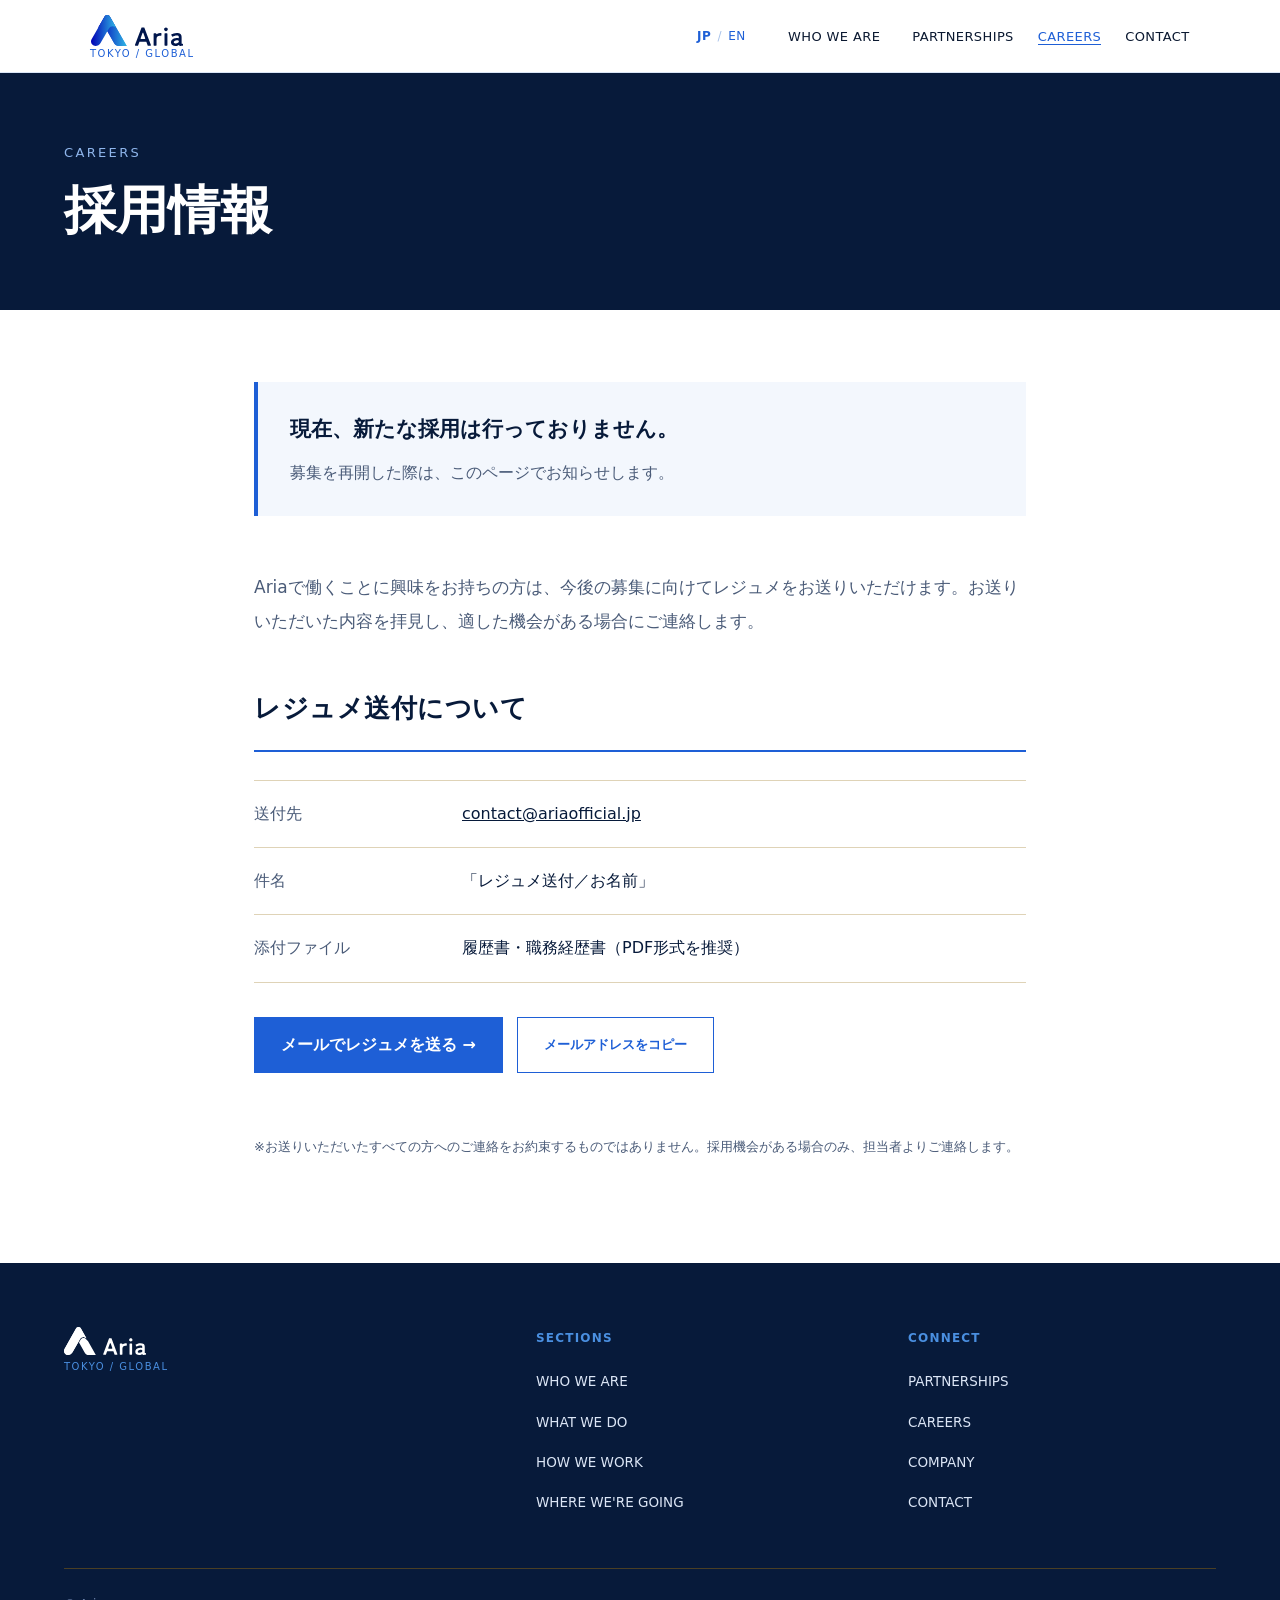
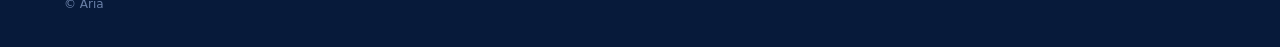
<file: careers.html>
<!DOCTYPE html>
<html lang="ja">
<head>
<meta charset="UTF-8">
<meta name="viewport" content="width=device-width, initial-scale=1.0">
<title>採用情報 | Aria</title>
<link rel="icon" href="assets/images/favicon.svg" type="image/svg+xml">
<meta name="description" content="Ariaの採用情報。現在の募集状況とレジュメ送付先をご案内します。">
<link rel="stylesheet" href="assets/css/styles.css?v=20261013-partnership-gradient">
<link rel="stylesheet" href="assets/css/subpages.css?v=20261001-heading-line">
</head>
<body class="subpage">
<a class="skip-link" href="#main">本文へスキップ</a>
<header class="site-header"><div class="wrap">
  <a class="logo site-logo" href="index.html" aria-label="Aria — Tokyo / Global"><span class="site-logo-variant site-logo-desktop" aria-hidden="true"><img class="site-logo-desktop-mark" src="assets/images/logo-desktop-lockup.svg" width="92.2171" height="30.8591" alt=""><span class="site-logo-tagline">TOKYO / GLOBAL</span></span><span class="site-logo-variant site-logo-mobile" aria-hidden="true"><img class="site-logo-mobile-mark-blue" src="assets/images/logo-mobile-mark-blue.svg" width="26.8384" height="28.7481" alt=""><img class="site-logo-mobile-mark-navy" src="assets/images/logo-mobile-mark-navy.svg" width="23.484" height="28.7461" alt=""><img class="site-logo-mobile-wordmark" src="assets/images/logo-mobile-wordmark.svg" width="44.9657" height="17.2275" alt=""><span class="site-logo-tagline">TOKYO / GLOBAL</span></span></a>
  <div class="lang-switch" aria-label="言語切り替え"><a href="careers.html" aria-current="page">JP</a><span aria-hidden="true">/</span><a href="careers-en.html">EN</a></div>
  <button class="menu-toggle" type="button" aria-label="メニューを開く" aria-expanded="false" aria-controls="global-navigation"><span></span><span></span><span></span></button>
  <nav class="main-nav" id="global-navigation" aria-label="グローバルナビゲーション"><ul>
    <li><a href="index.html#who-we-are">WHO WE ARE</a></li><li><a href="index.html#partnerships">PARTNERSHIPS</a></li><li><a href="careers.html" aria-current="page">CAREERS</a></li><li><a href="contact.html">CONTACT</a></li>
  </ul></nav>
</div></header>
<main id="main" class="subpage-main">
  <section class="subpage-hero"><div class="wrap"><p class="kicker">CAREERS</p><h1>採用情報</h1></div></section>
  <section class="subpage-content"><div class="wrap narrow">
    <div class="status-panel"><strong>現在、新たな採用は行っておりません。</strong><p>募集を再開した際は、このページでお知らせします。</p></div>
    <p class="subpage-lead">Ariaで働くことに興味をお持ちの方は、今後の募集に向けてレジュメをお送りいただけます。お送りいただいた内容を拝見し、適した機会がある場合にご連絡します。</p>
    <h2 class="subpage-heading">レジュメ送付について</h2>
    <dl class="info-list">
      <div class="info-row"><dt>送付先</dt><dd><a href="mailto:contact@ariaofficial.jp">contact@ariaofficial.jp</a></dd></div>
      <div class="info-row"><dt>件名</dt><dd>「レジュメ送付／お名前」</dd></div>
      <div class="info-row"><dt>添付ファイル</dt><dd>履歴書・職務経歴書（PDF形式を推奨）</dd></div>
    </dl>
    <div class="subpage-actions"><a class="subpage-action" href="mailto:contact@ariaofficial.jp?subject=%E3%83%AC%E3%82%B8%E3%83%A5%E3%83%A1%E9%80%81%E4%BB%98%EF%BC%8F%E3%81%8A%E5%90%8D%E5%89%8D">メールでレジュメを送る →</a><button class="subpage-action secondary" type="button" data-copy-email="contact@ariaofficial.jp">メールアドレスをコピー</button></div>
    <p class="copy-feedback" data-copy-feedback aria-live="polite"></p>
    <p class="small-note">※お送りいただいたすべての方へのご連絡をお約束するものではありません。採用機会がある場合のみ、担当者よりご連絡します。</p>
  </div></section>
</main>
<footer class="site-footer"><div class="wrap"><div class="footer-grid">
  <div><a class="footer-logo" href="index.html" aria-label="Aria — Tokyo / Global"><img src="assets/images/footer-logo.svg" alt="Aria"><span class="footer-logo-tagline">TOKYO / GLOBAL</span></a></div>
  <div><h4>SECTIONS</h4><ul><li><a href="index.html#who-we-are">WHO WE ARE</a></li><li><a href="index.html#what-we-do">WHAT WE DO</a></li><li><a href="index.html#how-we-work">HOW WE WORK</a></li><li><a href="index.html#where-were-going">WHERE WE'RE GOING</a></li></ul></div>
  <div><h4>CONNECT</h4><ul><li><a href="index.html#partnerships">PARTNERSHIPS</a></li><li><a href="careers.html">CAREERS</a></li><li><a href="index.html#contact">COMPANY</a></li><li><a href="contact.html">CONTACT</a></li></ul></div>
</div><div class="footer-bottom"><span>© Aria</span></div></div></footer>
<script src="assets/js/main.js?v=20261013-ios-layer"></script><script src="assets/js/subpages.js?v=20261001-aria-case"></script>
</body></html>
</file>
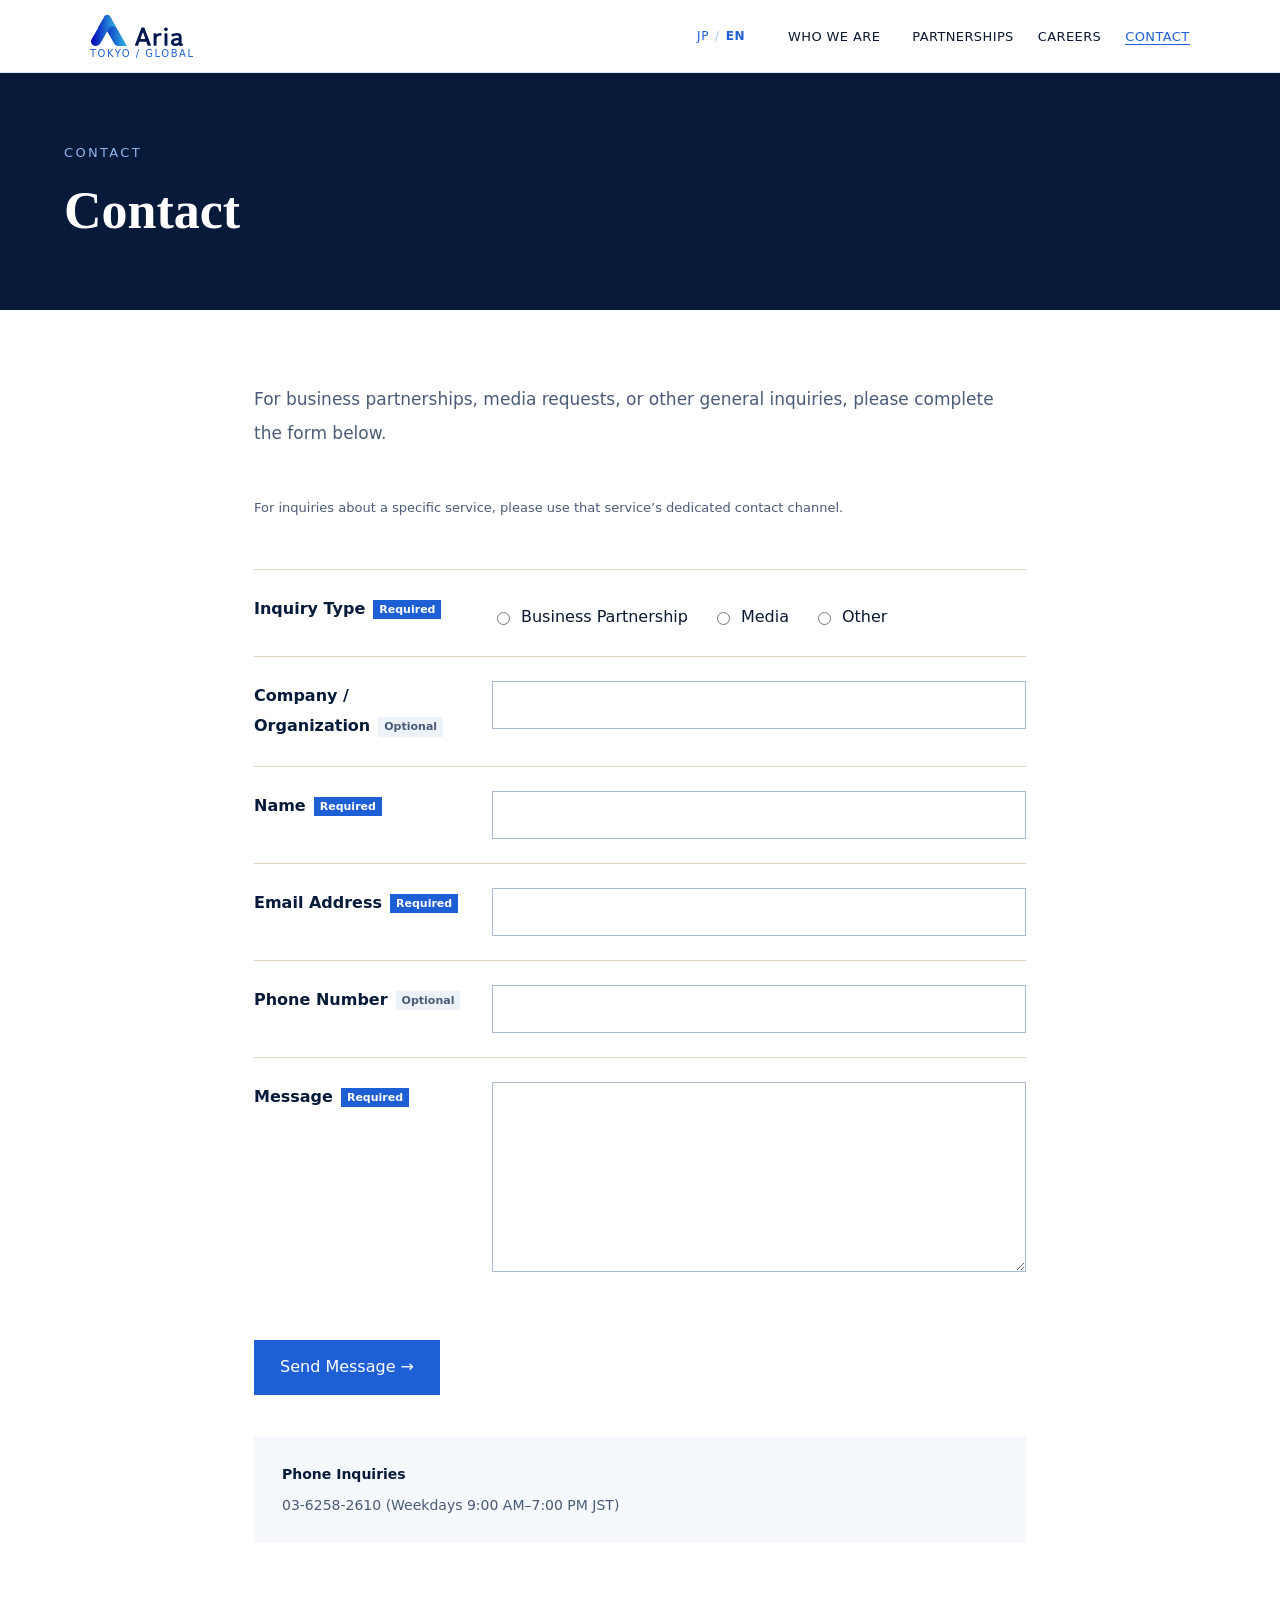
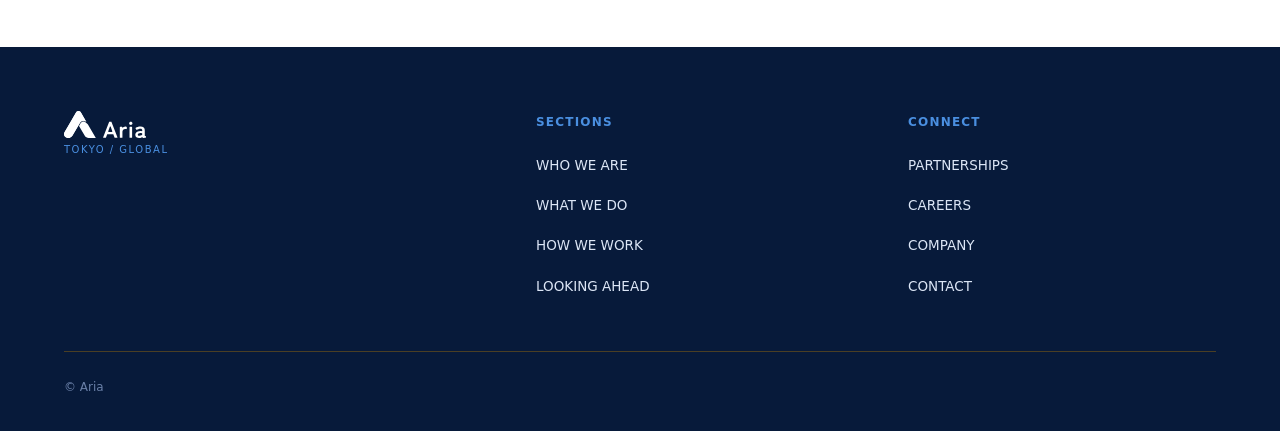
<file: contact-en.html>
<!DOCTYPE html>
<html lang="en">
<head>
<meta charset="UTF-8"><meta name="viewport" content="width=device-width, initial-scale=1.0">
<title>Contact | Aria</title>
<link rel="icon" href="assets/images/favicon.svg" type="image/svg+xml">
<meta name="description" content="Contact Aria about partnerships, media, or other inquiries.">
<link rel="stylesheet" href="assets/css/styles.css?v=20261013-partnership-gradient"><link rel="stylesheet" href="assets/css/subpages.css?v=20261006-sendmail">
</head>
<body class="subpage lang-en">
<a class="skip-link" href="#main">Skip to content</a>
<header class="site-header"><div class="wrap">
  <a class="logo site-logo" href="en.html" aria-label="Aria — Tokyo / Global"><span class="site-logo-variant site-logo-desktop" aria-hidden="true"><img class="site-logo-desktop-mark" src="assets/images/logo-desktop-lockup.svg" width="92.2171" height="30.8591" alt=""><span class="site-logo-tagline">TOKYO / GLOBAL</span></span><span class="site-logo-variant site-logo-mobile" aria-hidden="true"><img class="site-logo-mobile-mark-blue" src="assets/images/logo-mobile-mark-blue.svg" width="26.8384" height="28.7481" alt=""><img class="site-logo-mobile-mark-navy" src="assets/images/logo-mobile-mark-navy.svg" width="23.484" height="28.7461" alt=""><img class="site-logo-mobile-wordmark" src="assets/images/logo-mobile-wordmark.svg" width="44.9657" height="17.2275" alt=""><span class="site-logo-tagline">TOKYO / GLOBAL</span></span></a>
  <div class="lang-switch" aria-label="Language selector"><a href="contact.html">JP</a><span aria-hidden="true">/</span><a href="contact-en.html" aria-current="page">EN</a></div>
  <button class="menu-toggle" type="button" aria-label="Open menu" aria-expanded="false" aria-controls="global-navigation"><span></span><span></span><span></span></button>
  <nav class="main-nav" id="global-navigation" aria-label="Global navigation"><ul><li><a href="en.html#who-we-are">WHO WE ARE</a></li><li><a href="en.html#partnerships">PARTNERSHIPS</a></li><li><a href="careers-en.html">CAREERS</a></li><li><a href="contact-en.html" aria-current="page">CONTACT</a></li></ul></nav>
</div></header>
<main id="main" class="subpage-main">
  <section class="subpage-hero"><div class="wrap"><p class="kicker">CONTACT</p><h1>Contact</h1></div></section>
  <section class="subpage-content"><div class="wrap narrow">
    <div class="contact-intro"><p class="subpage-lead">For business partnerships, media requests, or other general inquiries, please complete the form below.</p><p class="small-note">For inquiries about a specific service, please use that service’s dedicated contact channel.</p></div>
    <form class="contact-form" id="contact-form" action="send-contact.php" method="POST" accept-charset="UTF-8" novalidate>
      <input type="hidden" name="lang" value="en">
      <input type="text" name="website" tabindex="-1" autocomplete="off" class="form-honeypot" aria-hidden="true">
      <p class="form-error form-server-error" data-server-error role="alert"></p>
      <div class="form-row"><div class="form-label">Inquiry Type<span class="required">Required</span></div><div class="radio-group"><label><input type="radio" name="inquiry_type" value="partnership" required> Business Partnership</label><label><input type="radio" name="inquiry_type" value="media"> Media</label><label><input type="radio" name="inquiry_type" value="other"> Other</label></div></div>
      <div class="form-row"><label class="form-label" for="company">Company / Organization<span class="optional" data-company-label>Optional</span></label><div><input class="form-control" id="company" name="company" autocomplete="organization" maxlength="160"><p class="field-hint" data-company-hint hidden>Required for partnership and media inquiries.</p></div></div>
      <div class="form-row"><label class="form-label" for="name">Name<span class="required">Required</span></label><div><input class="form-control" id="name" name="name" autocomplete="name" maxlength="100" required></div></div>
      <div class="form-row"><label class="form-label" for="email">Email Address<span class="required">Required</span></label><div><input class="form-control" id="email" name="email" type="email" autocomplete="email" maxlength="254" required></div></div>
      <div class="form-row"><label class="form-label" for="tel">Phone Number<span class="optional">Optional</span></label><div><input class="form-control" id="tel" name="tel" type="tel" autocomplete="tel" maxlength="50"></div></div>
      <div class="form-row"><label class="form-label" for="message">Message<span class="required">Required</span></label><div><textarea class="form-control" id="message" name="message" maxlength="5000" required></textarea></div></div>
      <p class="form-error" data-validation-error role="alert">Please review the required fields and correct any errors.</p>
      <div class="form-actions"><button class="subpage-action" type="submit">Send Message →</button></div>
    </form>
    <div class="form-notice"><strong>Phone Inquiries</strong>03-6258-2610 (Weekdays 9:00 AM–7:00 PM JST)</div>
  </div></section>
</main>
<footer class="site-footer"><div class="wrap"><div class="footer-grid"><div><a class="footer-logo" href="en.html" aria-label="Aria — Tokyo / Global"><img src="assets/images/footer-logo.svg" alt="Aria"><span class="footer-logo-tagline">TOKYO / GLOBAL</span></a></div><div><h4>SECTIONS</h4><ul><li><a href="en.html#who-we-are">WHO WE ARE</a></li><li><a href="en.html#what-we-do">WHAT WE DO</a></li><li><a href="en.html#how-we-work">HOW WE WORK</a></li><li><a href="en.html#where-were-going">LOOKING AHEAD</a></li></ul></div><div><h4>CONNECT</h4><ul><li><a href="en.html#partnerships">PARTNERSHIPS</a></li><li><a href="careers-en.html">CAREERS</a></li><li><a href="en.html#contact">COMPANY</a></li><li><a href="contact-en.html">CONTACT</a></li></ul></div></div><div class="footer-bottom"><span>© Aria</span></div></div></footer>
<script src="assets/js/main.js?v=20261013-ios-layer"></script><script src="assets/js/subpages.js?v=20261006-sendmail"></script>
</body></html>
</file>
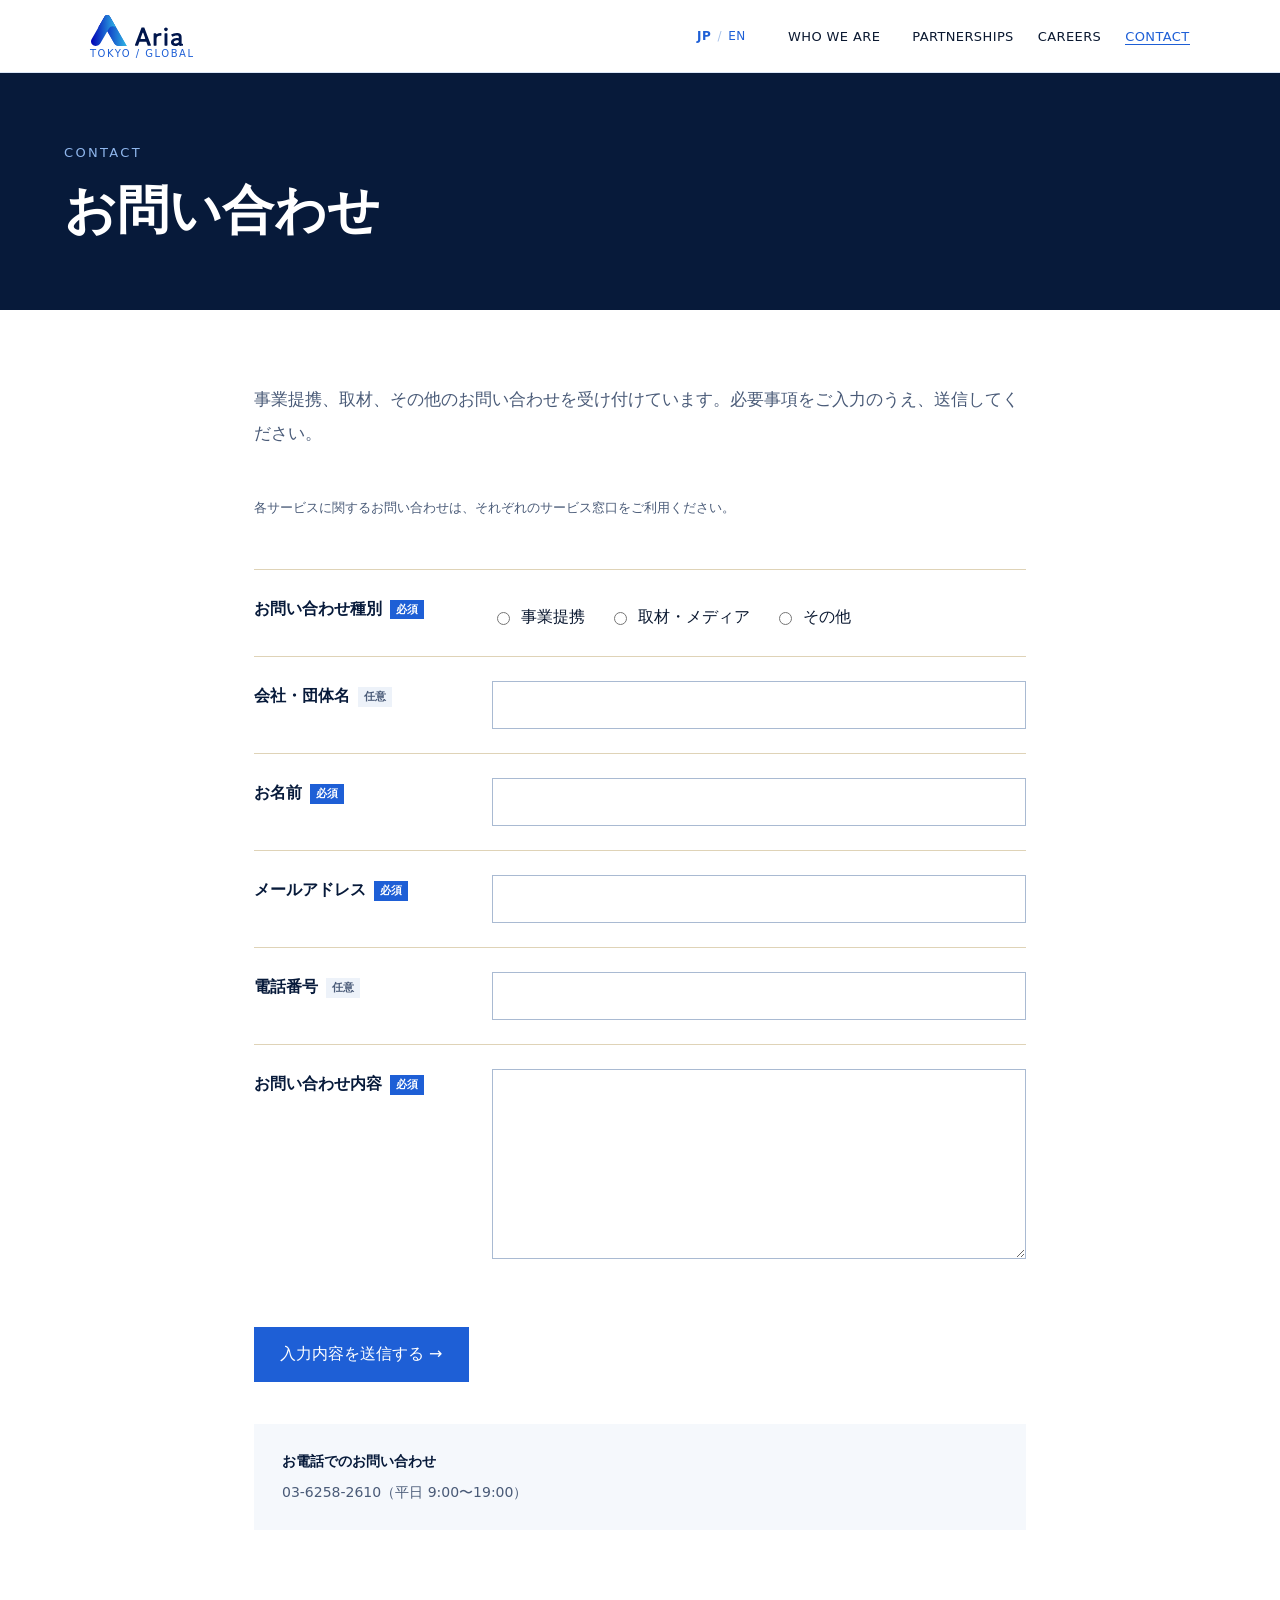
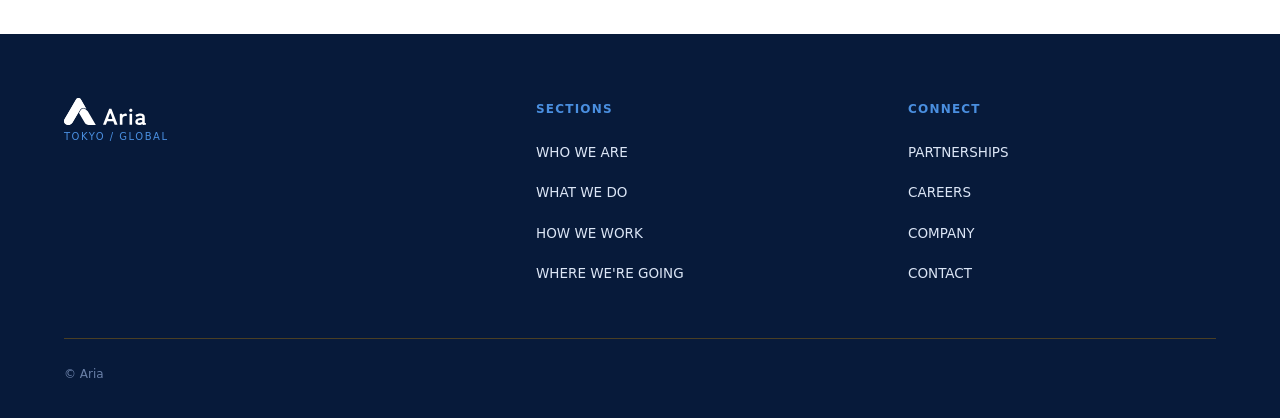
<file: contact.html>
<!DOCTYPE html>
<html lang="ja">
<head>
<meta charset="UTF-8"><meta name="viewport" content="width=device-width, initial-scale=1.0">
<title>お問い合わせ | Aria</title>
<link rel="icon" href="assets/images/favicon.svg" type="image/svg+xml">
<meta name="description" content="Ariaへの事業提携、取材、その他のお問い合わせフォームです。">
<link rel="stylesheet" href="assets/css/styles.css?v=20261013-partnership-gradient"><link rel="stylesheet" href="assets/css/subpages.css?v=20261006-sendmail">
</head>
<body class="subpage">
<a class="skip-link" href="#main">本文へスキップ</a>
<header class="site-header"><div class="wrap">
  <a class="logo site-logo" href="index.html" aria-label="Aria — Tokyo / Global"><span class="site-logo-variant site-logo-desktop" aria-hidden="true"><img class="site-logo-desktop-mark" src="assets/images/logo-desktop-lockup.svg" width="92.2171" height="30.8591" alt=""><span class="site-logo-tagline">TOKYO / GLOBAL</span></span><span class="site-logo-variant site-logo-mobile" aria-hidden="true"><img class="site-logo-mobile-mark-blue" src="assets/images/logo-mobile-mark-blue.svg" width="26.8384" height="28.7481" alt=""><img class="site-logo-mobile-mark-navy" src="assets/images/logo-mobile-mark-navy.svg" width="23.484" height="28.7461" alt=""><img class="site-logo-mobile-wordmark" src="assets/images/logo-mobile-wordmark.svg" width="44.9657" height="17.2275" alt=""><span class="site-logo-tagline">TOKYO / GLOBAL</span></span></a>
  <div class="lang-switch" aria-label="言語切り替え"><a href="contact.html" aria-current="page">JP</a><span aria-hidden="true">/</span><a href="contact-en.html">EN</a></div>
  <button class="menu-toggle" type="button" aria-label="メニューを開く" aria-expanded="false" aria-controls="global-navigation"><span></span><span></span><span></span></button>
  <nav class="main-nav" id="global-navigation" aria-label="グローバルナビゲーション"><ul><li><a href="index.html#who-we-are">WHO WE ARE</a></li><li><a href="index.html#partnerships">PARTNERSHIPS</a></li><li><a href="careers.html">CAREERS</a></li><li><a href="contact.html" aria-current="page">CONTACT</a></li></ul></nav>
</div></header>
<main id="main" class="subpage-main">
  <section class="subpage-hero"><div class="wrap"><p class="kicker">CONTACT</p><h1>お問い合わせ</h1></div></section>
  <section class="subpage-content"><div class="wrap narrow">
    <div class="contact-intro"><p class="subpage-lead">事業提携、取材、その他のお問い合わせを受け付けています。必要事項をご入力のうえ、送信してください。</p><p class="small-note">各サービスに関するお問い合わせは、それぞれのサービス窓口をご利用ください。</p></div>
    <form class="contact-form" id="contact-form" action="send-contact.php" method="POST" accept-charset="UTF-8" novalidate>
      <input type="hidden" name="lang" value="ja">
      <input type="text" name="website" tabindex="-1" autocomplete="off" class="form-honeypot" aria-hidden="true">
      <p class="form-error form-server-error" data-server-error role="alert"></p>
      <div class="form-row"><div class="form-label">お問い合わせ種別<span class="required">必須</span></div><div class="radio-group">
        <label><input type="radio" name="inquiry_type" value="partnership" required> 事業提携</label><label><input type="radio" name="inquiry_type" value="media"> 取材・メディア</label><label><input type="radio" name="inquiry_type" value="other"> その他</label>
      </div></div>
      <div class="form-row"><label class="form-label" for="company">会社・団体名<span class="optional" data-company-label>任意</span></label><div><input class="form-control" id="company" name="company" autocomplete="organization" maxlength="160"><p class="field-hint" data-company-hint hidden>事業提携・取材のお問い合わせでは必須です。</p></div></div>
      <div class="form-row"><label class="form-label" for="name">お名前<span class="required">必須</span></label><div><input class="form-control" id="name" name="name" autocomplete="name" maxlength="100" required></div></div>
      <div class="form-row"><label class="form-label" for="email">メールアドレス<span class="required">必須</span></label><div><input class="form-control" id="email" name="email" type="email" autocomplete="email" maxlength="254" required></div></div>
      <div class="form-row"><label class="form-label" for="tel">電話番号<span class="optional">任意</span></label><div><input class="form-control" id="tel" name="tel" type="tel" autocomplete="tel" maxlength="50"></div></div>
      <div class="form-row"><label class="form-label" for="message">お問い合わせ内容<span class="required">必須</span></label><div><textarea class="form-control" id="message" name="message" maxlength="5000" required></textarea></div></div>
      <p class="form-error" data-validation-error role="alert">未入力または入力内容に誤りがある項目をご確認ください。</p>
      <div class="form-actions"><button class="subpage-action" type="submit">入力内容を送信する →</button></div>
    </form>
    <div class="form-notice"><strong>お電話でのお問い合わせ</strong>03-6258-2610（平日 9:00〜19:00）</div>
  </div></section>
</main>
<footer class="site-footer"><div class="wrap"><div class="footer-grid"><div><a class="footer-logo" href="index.html" aria-label="Aria — Tokyo / Global"><img src="assets/images/footer-logo.svg" alt="Aria"><span class="footer-logo-tagline">TOKYO / GLOBAL</span></a></div><div><h4>SECTIONS</h4><ul><li><a href="index.html#who-we-are">WHO WE ARE</a></li><li><a href="index.html#what-we-do">WHAT WE DO</a></li><li><a href="index.html#how-we-work">HOW WE WORK</a></li><li><a href="index.html#where-were-going">WHERE WE'RE GOING</a></li></ul></div><div><h4>CONNECT</h4><ul><li><a href="index.html#partnerships">PARTNERSHIPS</a></li><li><a href="careers.html">CAREERS</a></li><li><a href="index.html#contact">COMPANY</a></li><li><a href="contact.html">CONTACT</a></li></ul></div></div><div class="footer-bottom"><span>© Aria</span></div></div></footer>
<script src="assets/js/main.js?v=20261013-ios-layer"></script><script src="assets/js/subpages.js?v=20261006-sendmail"></script>
</body></html>
</file>
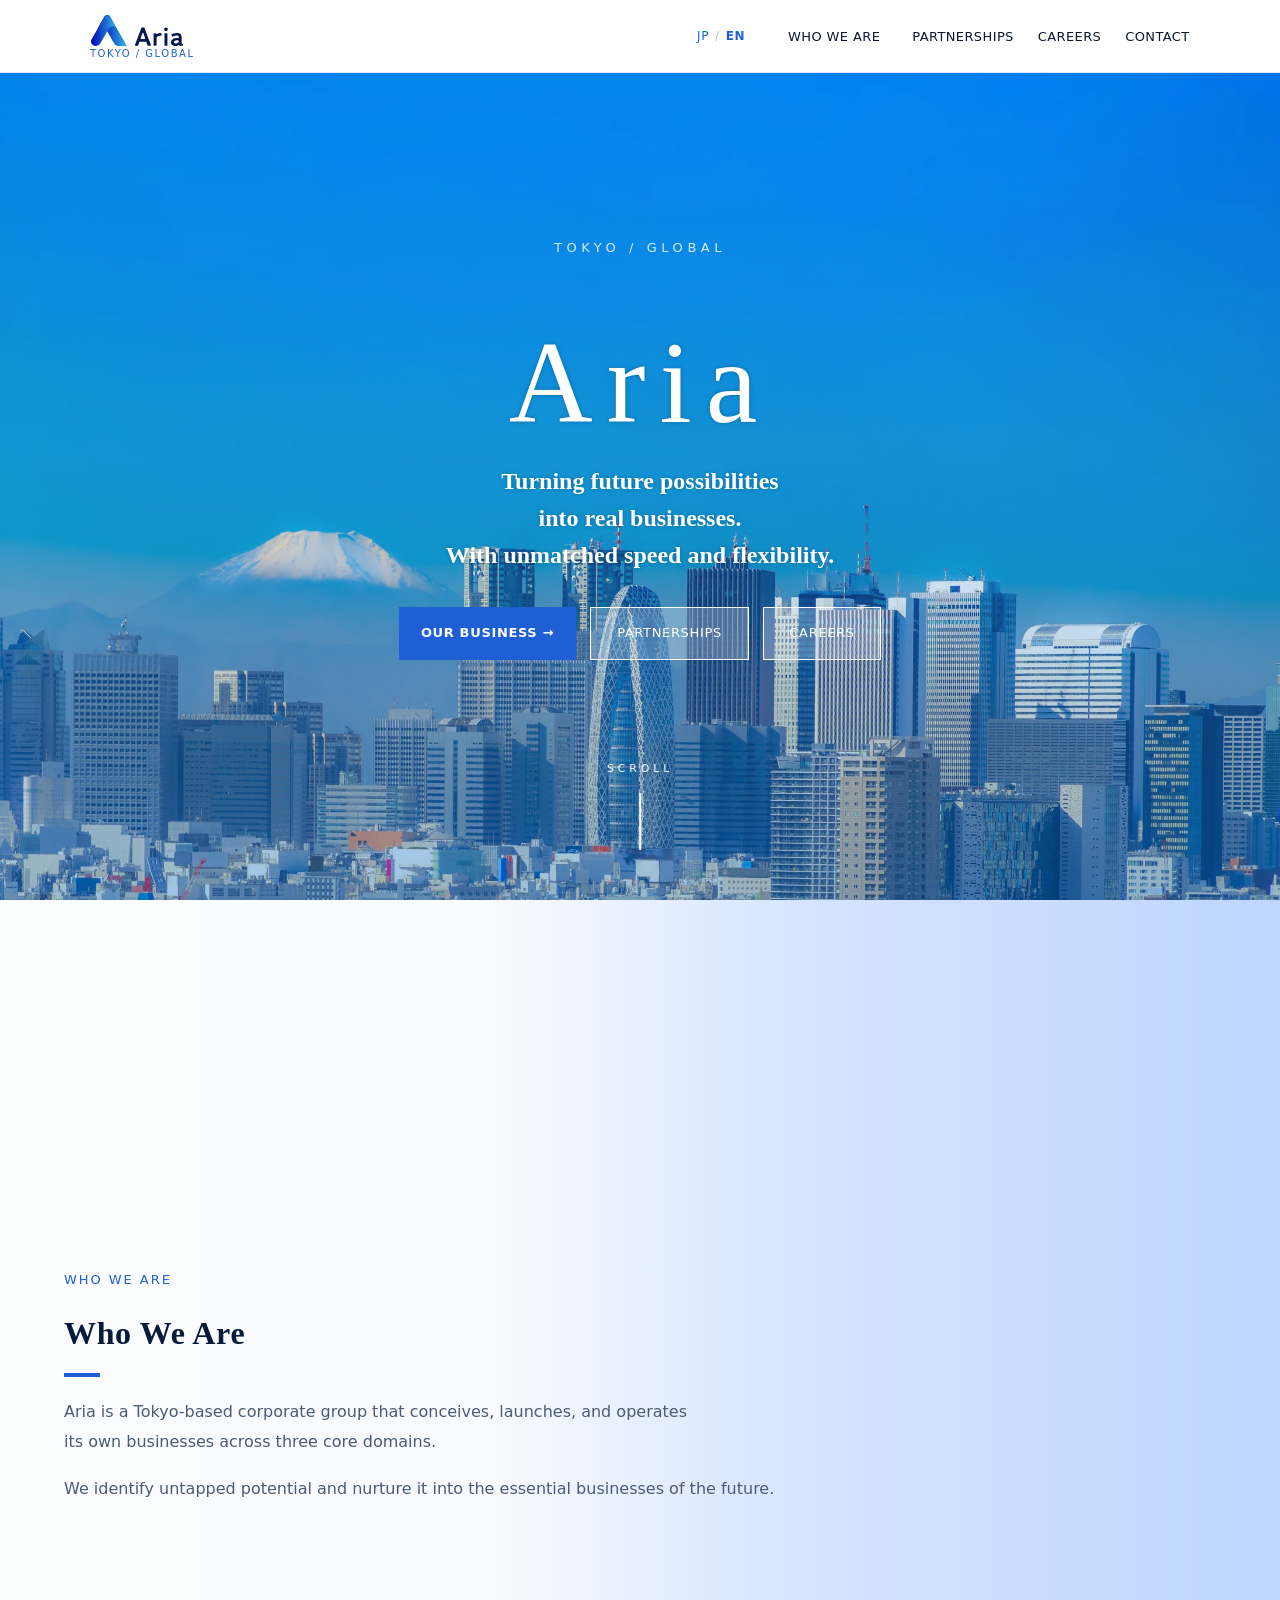
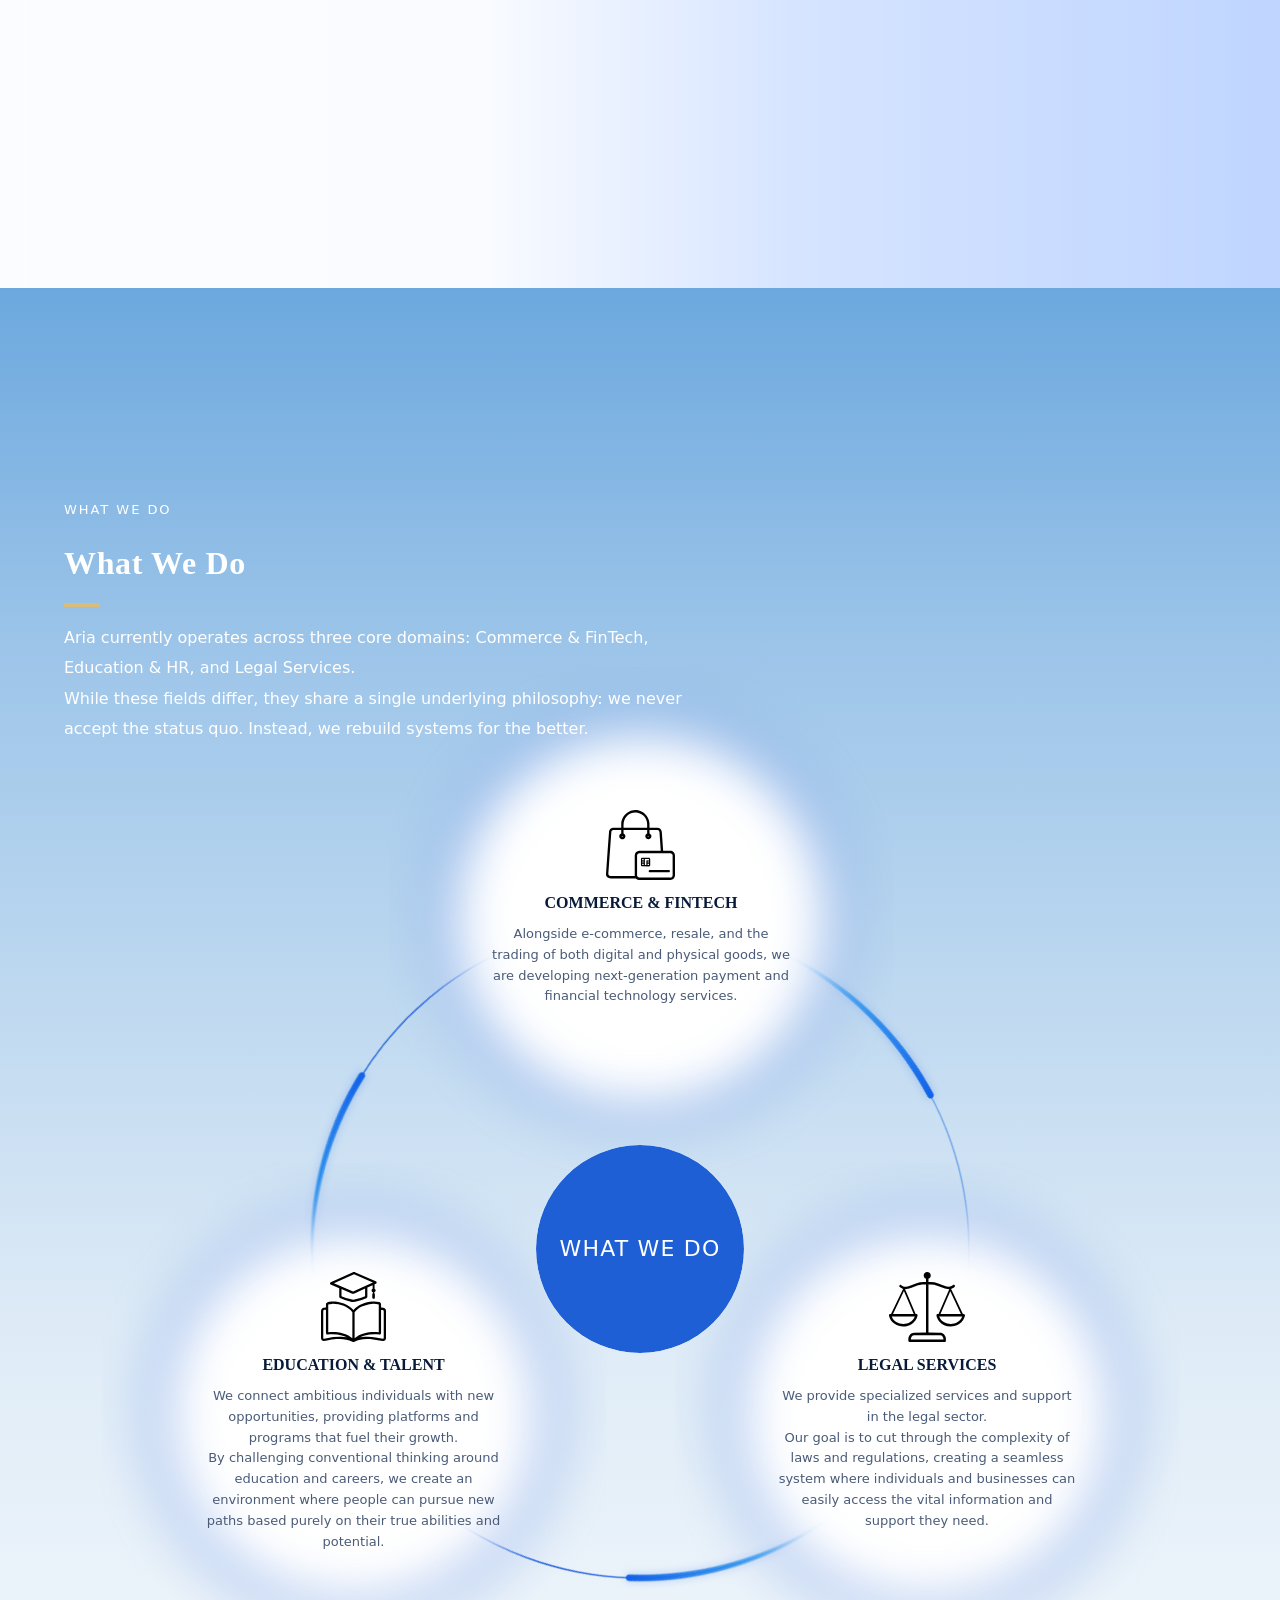
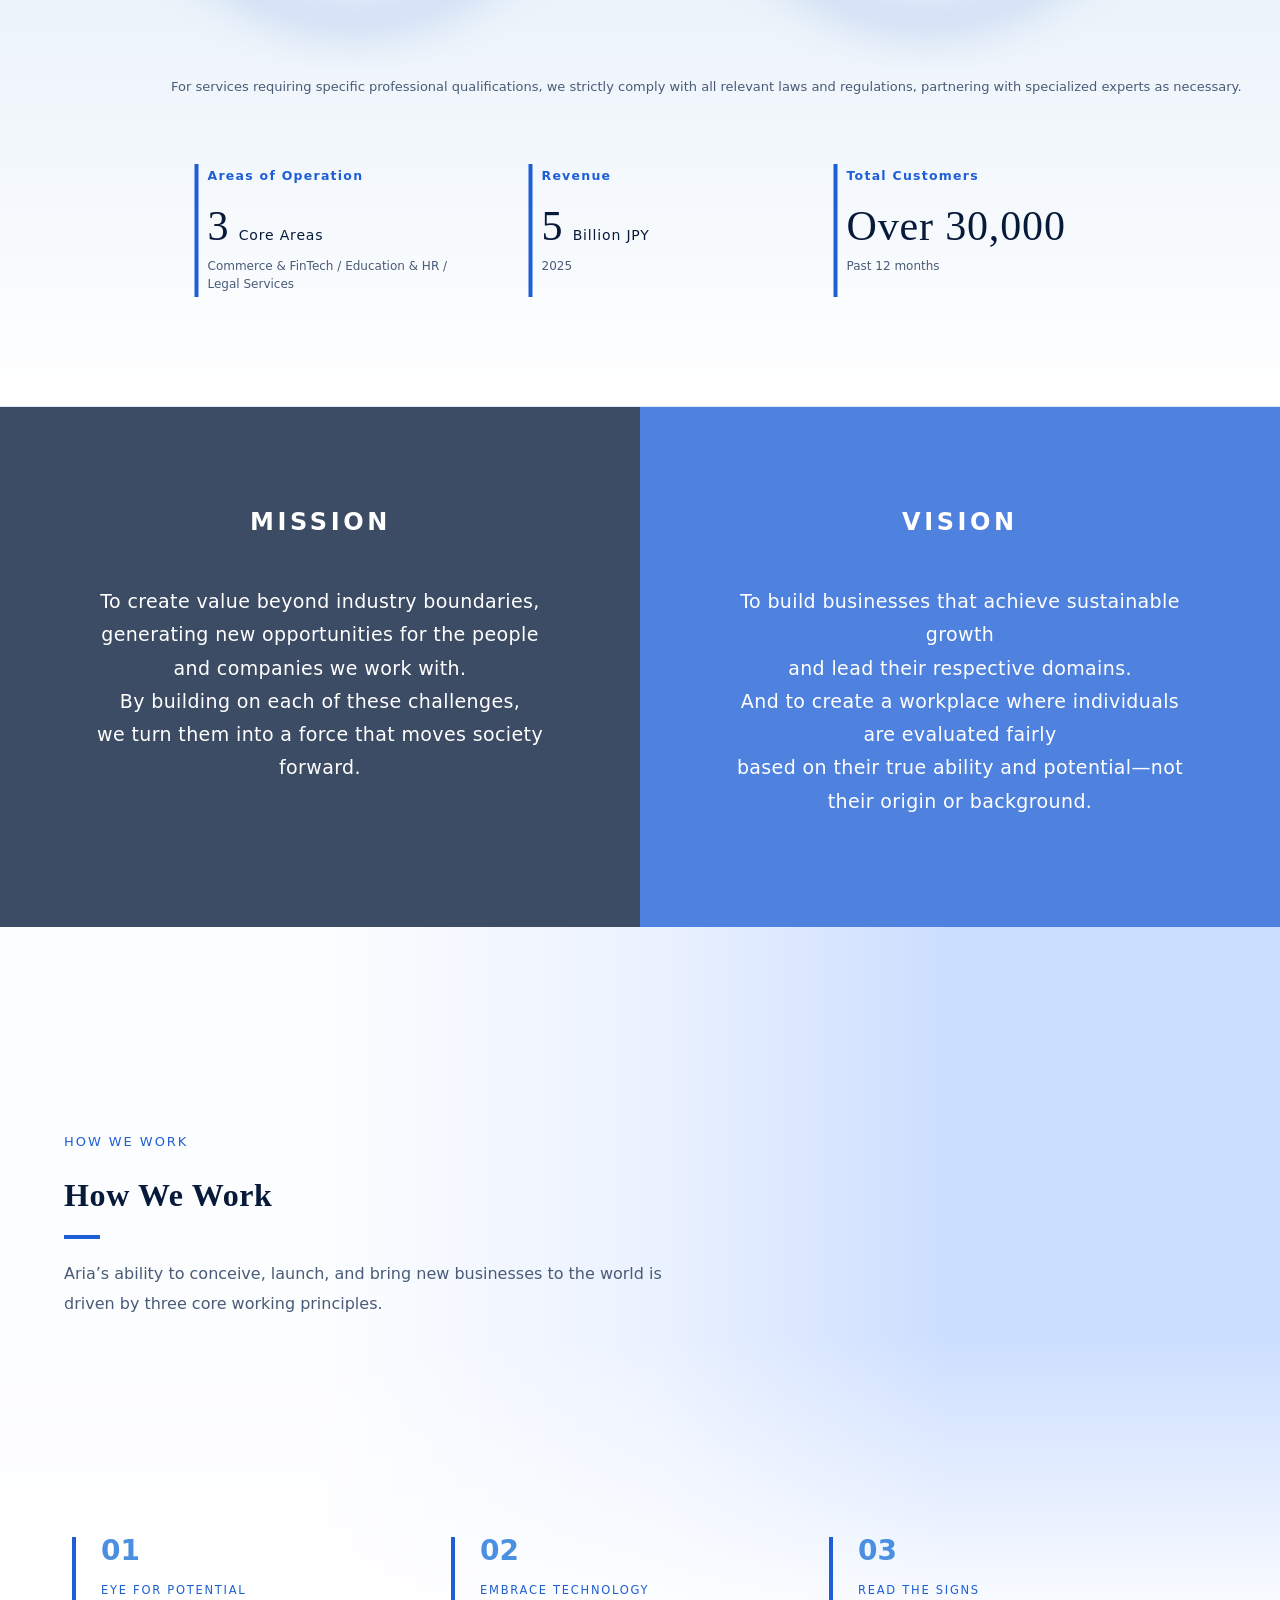
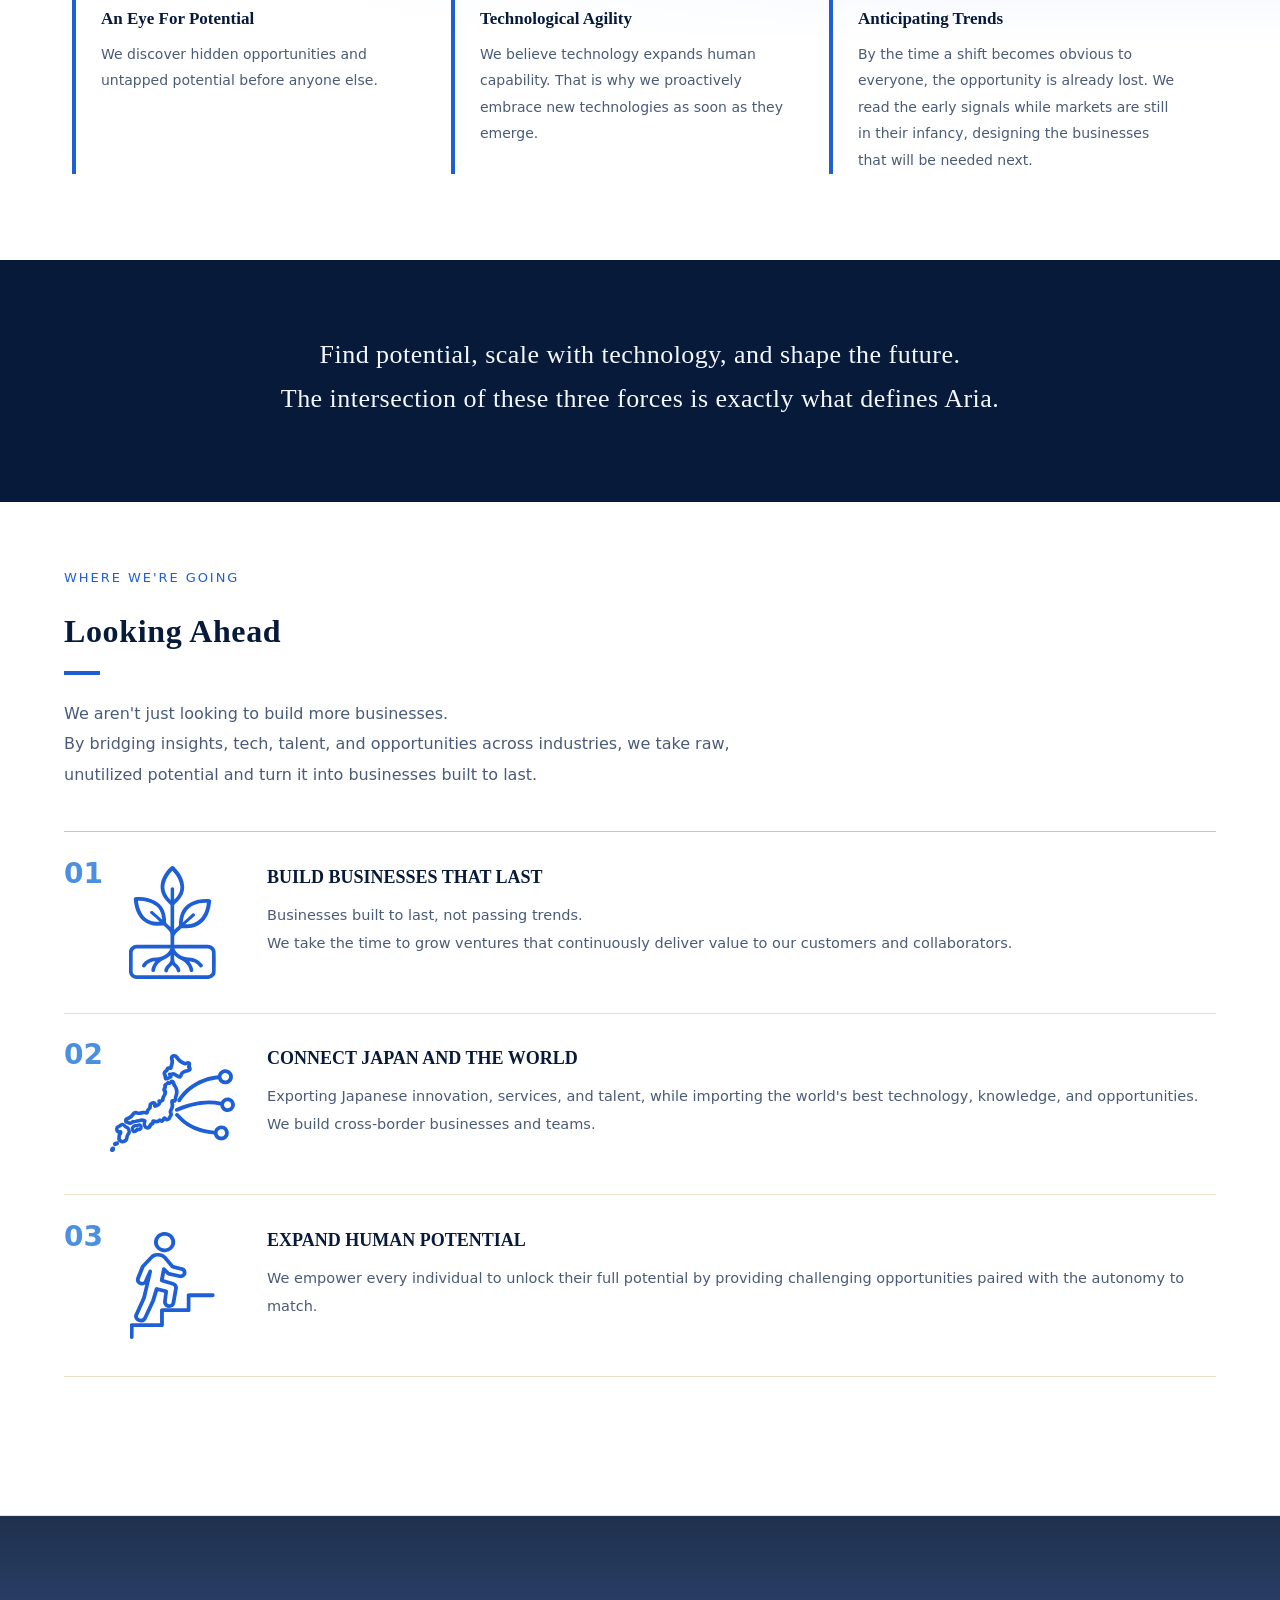
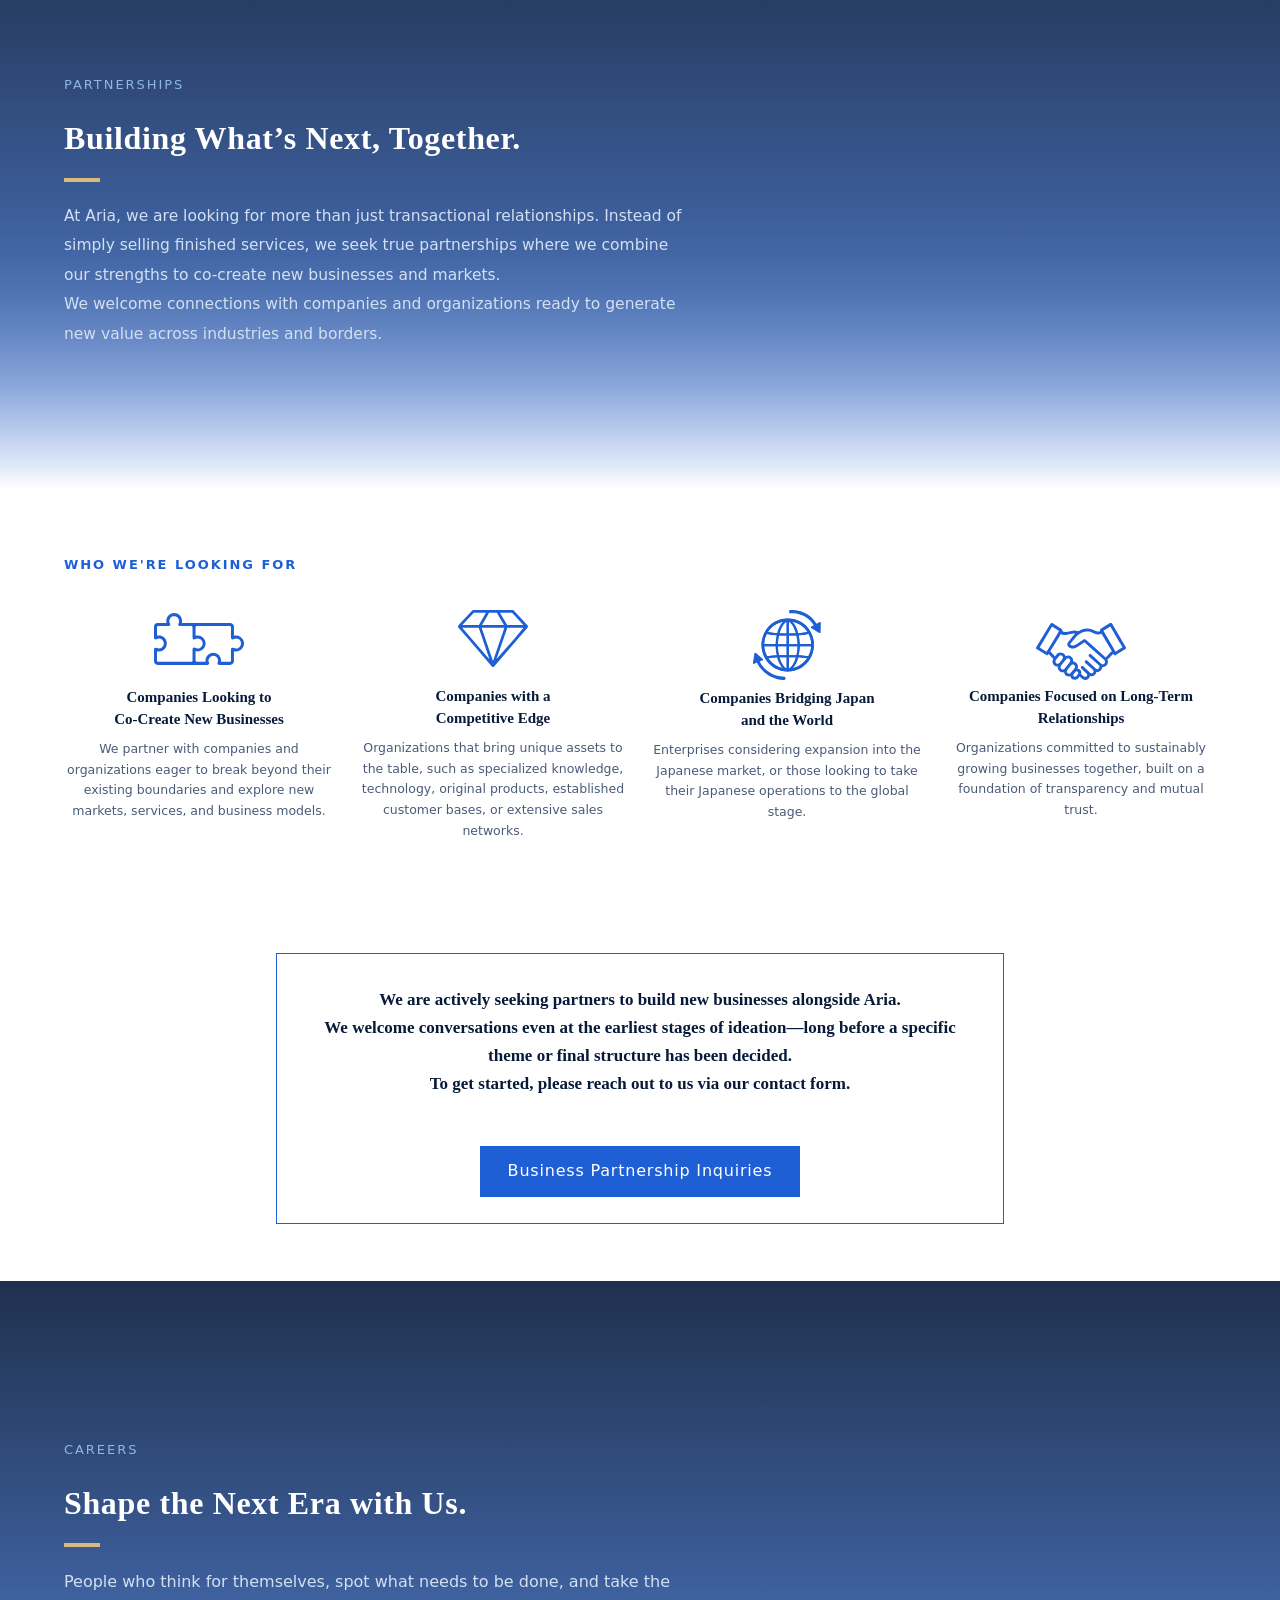
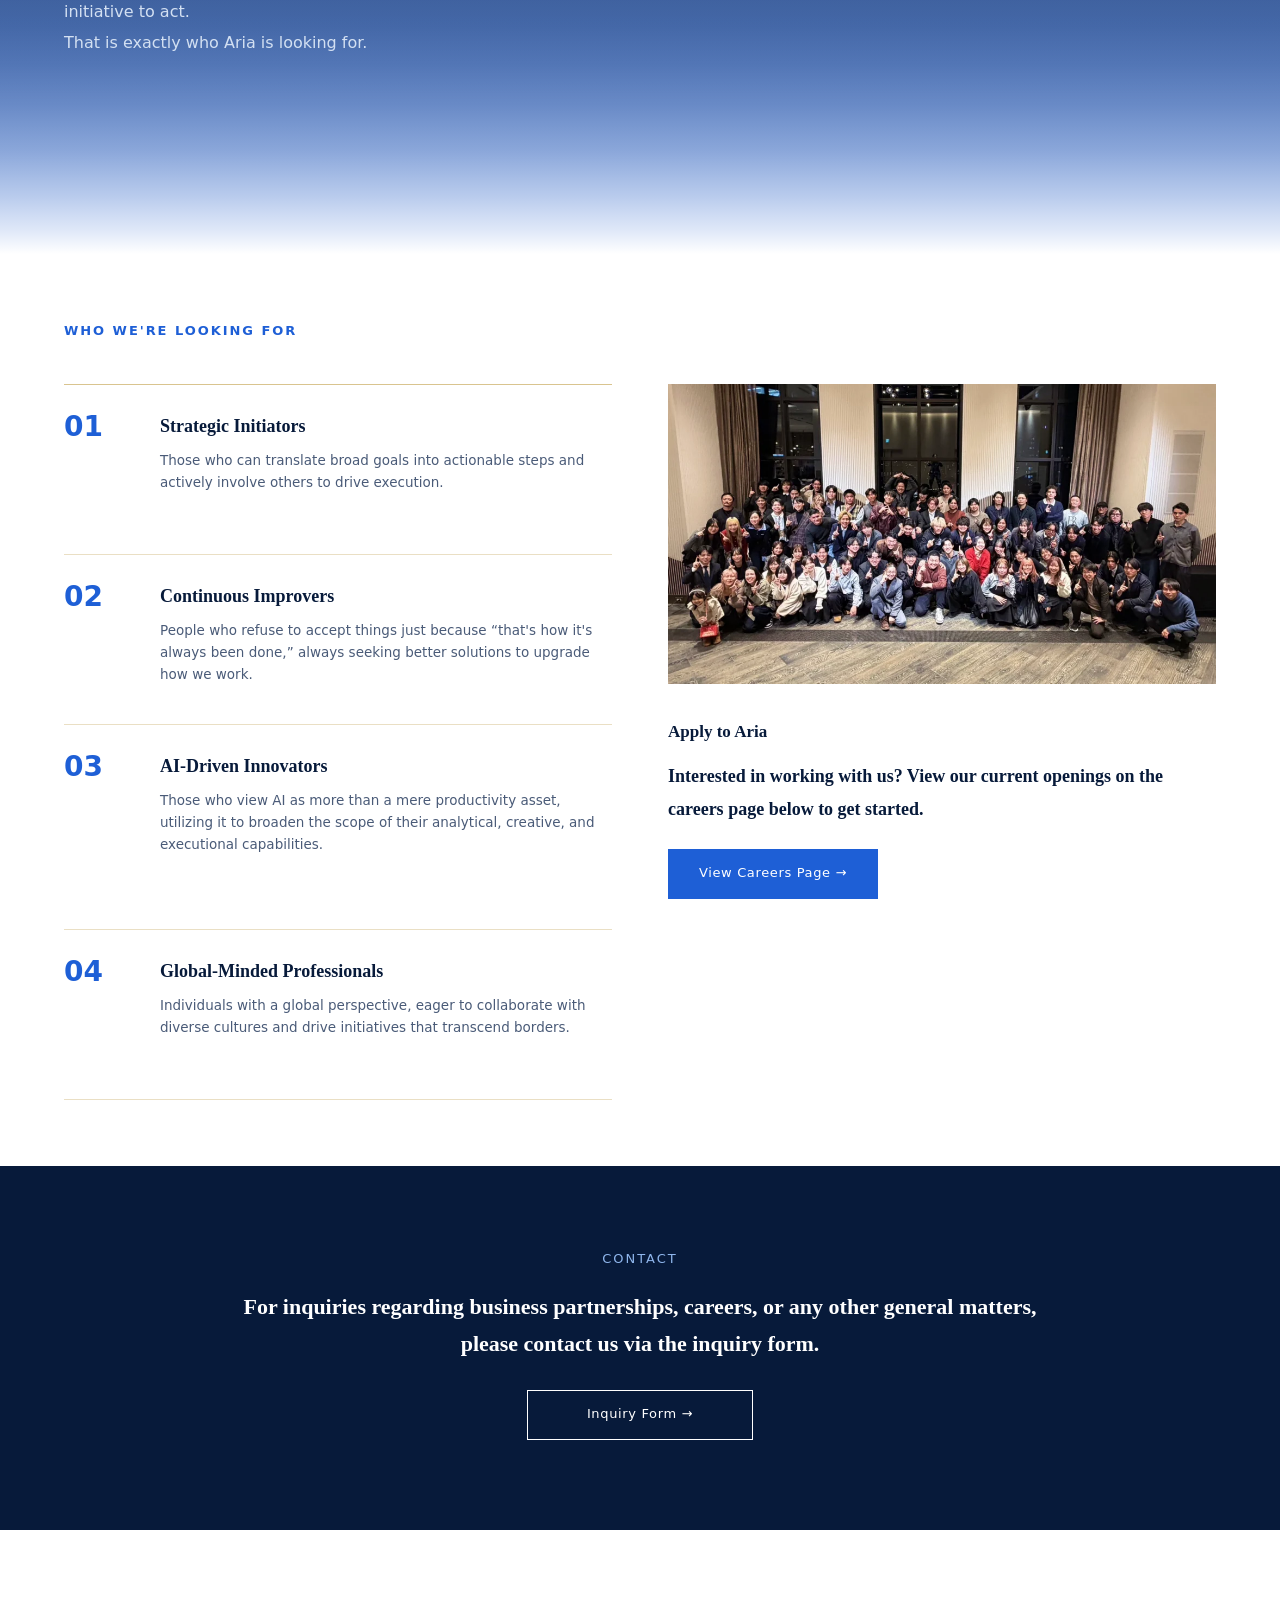
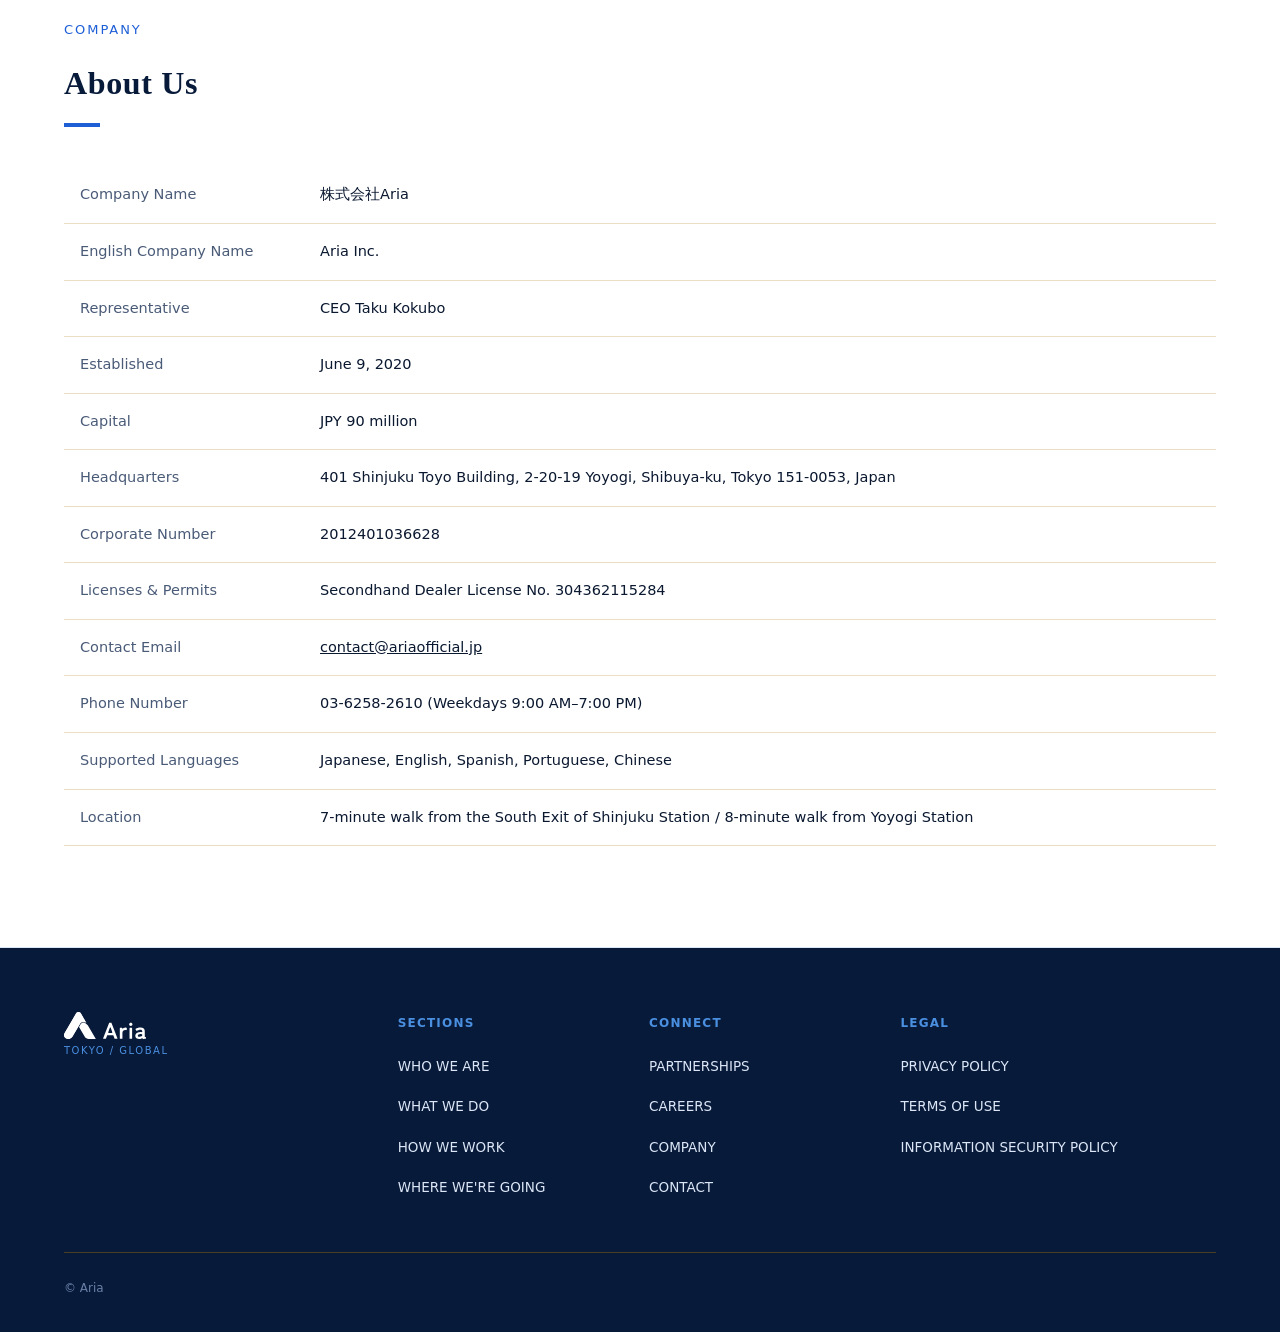
<file: en.html>
<!DOCTYPE html>
<html lang="en">
<head>
<meta charset="UTF-8">
<meta name="viewport" content="width=device-width, initial-scale=1.0">
<title>Aria｜TOKYO / GLOBAL</title>
<link rel="icon" href="assets/images/favicon.svg" type="image/svg+xml">
<link rel="stylesheet" href="assets/css/styles.css?v=20261013-partnership-gradient">
</head>
<body class="lang-en">

<a class="skip-link" href="#main">Skip to content</a>

<header class="site-header">
  <div class="wrap">
    <a class="logo site-logo" href="#top" aria-label="Aria — Tokyo / Global"><span class="site-logo-variant site-logo-desktop" aria-hidden="true"><img class="site-logo-desktop-mark" src="assets/images/logo-desktop-lockup.svg" width="92.2171" height="30.8591" alt=""><span class="site-logo-tagline">TOKYO / GLOBAL</span></span><span class="site-logo-variant site-logo-mobile" aria-hidden="true"><img class="site-logo-mobile-mark-blue" src="assets/images/logo-mobile-mark-blue.svg" width="26.8384" height="28.7481" alt=""><img class="site-logo-mobile-mark-navy" src="assets/images/logo-mobile-mark-navy.svg" width="23.484" height="28.7461" alt=""><img class="site-logo-mobile-wordmark" src="assets/images/logo-mobile-wordmark.svg" width="44.9657" height="17.2275" alt=""><span class="site-logo-tagline">TOKYO / GLOBAL</span></span></a>
    <div class="lang-switch" aria-label="Language selector">
      <a href="index.html">JP</a>
      <span aria-hidden="true">/</span>
      <a href="en.html" aria-current="page">EN</a>
    </div>
    <button class="menu-toggle" type="button" aria-label="Open menu" aria-expanded="false" aria-controls="global-navigation">
      <span></span><span></span><span></span>
    </button>
    <nav class="main-nav" id="global-navigation" aria-label="Global navigation">
      <ul>
        <li class="nav-sections">
          <a href="#who-we-are">WHO WE ARE</a>
          <ul class="section-menu" aria-label="About Aria sections">
            <li><a href="#who-we-are">WHO WE ARE</a></li>
            <li><a href="#what-we-do">WHAT WE DO</a></li>
            <li><a href="#how-we-work">HOW WE WORK</a></li>
            <li><a href="#where-were-going">WHERE WE'RE GOING</a></li>
          </ul>
        </li>
        <li><a href="#partnerships">PARTNERSHIPS</a></li>
        <li><a href="#careers">CAREERS</a></li>
        <li><a href="#contact-band">CONTACT</a></li>
      </ul>
    </nav>
  </div>
</header>

<main id="main">

  <!-- TOP -->
  <section id="top">
    <div class="hero-photo">
      <div class="hero-inner">
        <div class="hero-box">
          <p class="hero-sup">TOKYO / GLOBAL</p>
          <div class="hero-wordmark">Aria</div>
          <h1 class="hero-tagline">Turning future possibilities<br>into real businesses.<br>With unmatched speed and flexibility.</h1>
          <div class="hero-links">
            <a href="#what-we-do"><span>OUR BUSINESS →</span></a>
            <a href="#partnerships"><span>PARTNERSHIPS</span></a>
            <a href="#careers"><span>CAREERS</span></a>
          </div>
        </div>
      </div>
      <p class="hero-scroll">SCROLL</p>
    </div>
  </section>

  <!-- WHO WE ARE -->
  <section id="who-we-are">
    <div class="intro-panel tone-light">
      <div class="wrap">
        <h2><span class="en">WHO WE ARE</span>Who We Are</h2>
        <p class="lead" style="margin-top:20px;">Aria is a Tokyo-based corporate group that conceives, launches, and operates its own businesses across three core domains.</p>
        <p class="lead who-continuous">We identify untapped potential and nurture it into the essential businesses of the future.</p>
      </div>
    </div>
  </section>

  <!-- WHAT WE DO -->
  <section id="what-we-do">
    <div class="intro-panel tone-dark">
      <div class="wrap">
        <h2><span class="en">WHAT WE DO</span>What We Do</h2>
        <p class="lead">Aria currently operates across three core domains: Commerce &amp; FinTech, Education &amp; HR, and Legal Services.<br>While these fields differ, they share a single underlying philosophy: we never accept the status quo. Instead, we rebuild systems for the better.</p>
      </div>
    </div>
    <div class="detail-wrap wwd-diagram-panel">
     <div class="wrap">
      <div class="radial n3">
        <svg class="wwd-orbit" viewBox="0 0 661 661" aria-hidden="true" focusable="false">
          <defs>
            <linearGradient id="wwd-orbit-gradient" x1="0" y1="0" x2="1" y2="1">
              <stop offset="0" stop-color="#1f5ed6" stop-opacity="0.62" />
              <stop offset="0.38" stop-color="#1557dc" stop-opacity="1" />
              <stop offset="0.72" stop-color="#68a8ee" stop-opacity="0.68" />
              <stop offset="1" stop-color="#1f5ed6" stop-opacity="0.62" />
            </linearGradient>
            <linearGradient id="wwd-orbit-drop-gradient" gradientUnits="userSpaceOnUse" x1="609" y1="156" x2="644" y2="445">
              <stop offset="0" stop-color="#43c5f4" stop-opacity="0.22" />
              <stop offset="0.55" stop-color="#2496ee" stop-opacity="0.72" />
              <stop offset="1" stop-color="#1260e8" stop-opacity="1" />
            </linearGradient>
            <path id="wwd-orbit-drop" d="M 610.02,155.84 L 615.54,164.98 L 620.77,174.30 L 625.72,183.77 L 630.36,193.39 L 634.70,203.16 L 638.74,213.06 L 642.46,223.08 L 645.86,233.22 L 648.94,243.47 L 651.70,253.81 L 654.12,264.24 L 656.21,274.74 L 657.96,285.31 L 659.36,295.94 L 660.43,306.60 L 661.14,317.30 L 661.51,328.02 L 661.52,338.76 L 661.18,349.48 L 660.49,360.20 L 659.44,370.89 L 658.04,381.54 L 656.29,392.14 L 654.18,402.68 L 651.72,413.15 L 648.91,423.52 L 645.75,433.80 L 642.24,443.97 L 641.59,445.05 L 640.56,445.80 L 639.33,446.10 L 638.08,445.91 L 636.99,445.25 L 636.24,444.23 L 635.94,443.00 L 636.14,441.74 L 636.14,441.74 L 639.59,431.78 L 642.73,421.72 L 645.56,411.56 L 648.07,401.32 L 650.26,391.00 L 652.12,380.62 L 653.66,370.18 L 654.87,359.69 L 655.74,349.17 L 656.28,338.62 L 656.48,328.06 L 656.34,317.49 L 655.86,306.93 L 655.04,296.39 L 653.88,285.87 L 652.37,275.40 L 650.53,264.97 L 648.34,254.61 L 645.81,244.32 L 642.95,234.12 L 639.75,224.02 L 636.21,214.02 L 632.34,204.15 L 628.14,194.41 L 623.62,184.81 L 618.78,175.37 L 613.62,166.10 L 608.15,157.00 Z" />
          </defs>
          <circle class="wwd-orbit-base" cx="330.5" cy="330.5" r="328.5" fill="none" stroke="url(#wwd-orbit-gradient)" stroke-width="1.5" shape-rendering="geometricPrecision" />
          <use class="wwd-orbit-drop" href="#wwd-orbit-drop" fill="url(#wwd-orbit-drop-gradient)" />
          <use class="wwd-orbit-drop" href="#wwd-orbit-drop" fill="url(#wwd-orbit-drop-gradient)" transform="rotate(120 330.5 330.5)" />
          <use class="wwd-orbit-drop" href="#wwd-orbit-drop" fill="url(#wwd-orbit-drop-gradient)" transform="rotate(240 330.5 330.5)" />
        </svg>
        <div class="center">WHAT WE DO</div>
        <div class="node commerce"><img class="wwd-glow" src="assets/images/wwd-glow-commerce-figma-102-159.svg" alt=""><div class="wwd-node-content"><img class="wwd-icon" src="assets/images/wwd-icon-commerce-figma-102-159.svg" alt=""><h3>COMMERCE &amp; FINTECH</h3><p>Alongside e-commerce, resale, and the trading of both digital and physical goods, we are developing next-generation payment and financial technology services.</p></div></div>
        <div class="node education"><img class="wwd-glow" src="assets/images/wwd-glow-lower-figma-102-159.svg" alt=""><div class="wwd-node-content"><img class="wwd-icon" src="assets/images/wwd-icon-education-figma-102-159.svg" alt=""><h3>EDUCATION &amp; TALENT</h3><p>We connect ambitious individuals with new opportunities, providing platforms and programs that fuel their growth.<br>By challenging conventional thinking around education and careers, we create an environment where people can pursue new paths based purely on their true abilities and potential.</p></div></div>
        <div class="node legal"><img class="wwd-glow" src="assets/images/wwd-glow-lower-figma-102-159.svg" alt=""><div class="wwd-node-content"><img class="wwd-icon" src="assets/images/wwd-icon-legal-figma-102-159.svg" alt=""><h3>LEGAL SERVICES</h3><p>We provide specialized services and support in the legal sector.<br>Our goal is to cut through the complexity of laws and regulations, creating a seamless system where individuals and businesses can easily access the vital information and support they need.</p></div></div>
      </div>
      <p class="biz-note">For services requiring specific professional qualifications, we strictly comply with all relevant laws and regulations, partnering with specialized experts as necessary.</p>
      <div class="wwd-stats">
        <div class="wwd-stat"><span class="l">Areas of Operation</span><span class="v"><span class="count" data-target="3">3</span><span class="u"> Core Areas</span></span><span class="n">Commerce &amp; FinTech / Education &amp; HR / Legal Services</span></div>
        <div class="wwd-stat"><span class="l">Revenue</span><span class="v"><span class="count" data-target="5">5</span><span class="u"> Billion JPY</span></span><span class="n">2025</span></div>
        <div class="wwd-stat"><span class="l">Total Customers</span><span class="v">Over <span class="count" data-target="30">30</span>,000</span><span class="n">Past 12 months</span></div>
      </div>
     </div>
    </div>
  </section>

  <!-- MISSION / VISION -->
  <section id="mission-vision">
    <div class="mv-split">
      <div class="mv-half navy">
        <p class="eyebrow">MISSION</p>
        <h3>To create value beyond industry boundaries,<br>generating new opportunities for the people and companies we work with.<br>By building on each of these challenges,<br>we turn them into a force that moves society forward.</h3>
      </div>
      <div class="mv-half cobalt">
        <p class="eyebrow">VISION</p>
        <h3>To build businesses that achieve sustainable growth<br>and lead their respective domains.<br>And to create a workplace where individuals are evaluated fairly<br>based on their true ability and potential—not their origin or background.</h3>
      </div>
    </div>
  </section>

  <!-- HOW WE WORK -->
  <section id="how-we-work">
    <div class="intro-panel tone-light">
      <div class="wrap">
        <h2><span class="en">HOW WE WORK</span>How We Work</h2>
        <p class="lead" style="margin-top:20px;">Aria’s ability to conceive, launch, and bring new businesses to the world is driven by three core working principles.</p>
      </div>
    </div>
    <div class="wrap detail-wrap">
      <div class="grid2x2 grid3">
        <div class="item"><div class="num-plain">01</div><h3><span class="en-h">EYE FOR POTENTIAL</span>An Eye For Potential</h3><p>We discover hidden opportunities and untapped potential before anyone else.</p></div>
        <div class="item"><div class="num-plain">02</div><h3><span class="en-h">EMBRACE TECHNOLOGY</span>Technological Agility</h3><p>We believe technology expands human capability. That is why we proactively embrace new technologies as soon as they emerge.</p></div>
        <div class="item"><div class="num-plain">03</div><h3><span class="en-h">READ THE SIGNS</span>Anticipating Trends</h3><p>By the time a shift becomes obvious to everyone, the opportunity is already lost. We read the early signals while markets are still in their infancy, designing the businesses that will be needed next.</p></div>
      </div>
    </div>
    <div class="hww-band"><div class="wrap"><p class="closing statement-center">Find potential, scale with technology, and shape the future.<br>The intersection of these three forces is exactly what defines Aria.</p></div></div>
  </section>

  <!-- WHERE WE'RE GOING -->
  <section id="where-were-going">
    <div class="wrap detail-wrap">
      <h2 style="margin-bottom:24px;"><span class="en">WHERE WE'RE GOING</span>Looking Ahead</h2>
      <p class="lead" style="max-width:720px;">We aren't just looking to build more businesses.<br>By bridging insights, tech, talent, and opportunities across industries, we take raw, unutilized potential and turn it into businesses built to last.</p>

      <div class="stack-list">
        <div class="stack-item"><div class="num-plain">01</div><img class="wwg-icon" src="assets/images/wwg-build-lasting.svg" alt="" aria-hidden="true"><div><h3>BUILD BUSINESSES THAT LAST</h3><p>Businesses built to last, not passing trends.<br>We take the time to grow ventures that continuously deliver value to our customers and collaborators.</p></div></div>
        <div class="stack-item"><div class="num-plain">02</div><img class="wwg-icon" src="assets/images/wwg-connect-world.svg" alt="" aria-hidden="true"><div><h3>CONNECT JAPAN AND THE WORLD</h3><p>Exporting Japanese innovation, services, and talent, while importing the world's best technology, knowledge, and opportunities.<br>We build cross-border businesses and teams.</p></div></div>
        <div class="stack-item"><div class="num-plain">03</div><img class="wwg-icon" src="assets/images/wwg-expand-potential.svg" alt="" aria-hidden="true"><div><h3>EXPAND HUMAN POTENTIAL</h3><p>We empower every individual to unlock their full potential by providing challenging opportunities paired with the autonomy to match.</p></div></div>
      </div>
    </div>
  </section>

  <!-- PARTNERSHIPS -->
  <section id="partnerships">
    <div class="intro-panel tone-dark">
      <div class="wrap">
        <div class="magazine">
          <div class="mag-head"><h2><span class="en">PARTNERSHIPS</span>Building What’s Next, Together.</h2></div>
          <div class="mag-body"><p style="color:#d3e0f2;">At Aria, we are looking for more than just transactional relationships. Instead of simply selling finished services, we seek true partnerships where we combine our strengths to co-create new businesses and markets.<br>We welcome connections with companies and organizations ready to generate new value across industries and borders.</p></div>
        </div>
      </div>
    </div>
    <div class="wrap detail-wrap">
      <h3 class="section-label" style="font-family:var(--font-sans); font-size:13px; letter-spacing:0.15em; color:var(--royal-blue); margin-bottom:16px; font-weight:700;">WHO WE'RE LOOKING FOR</h3>
      <div class="e-wave">
        <div class="item"><img class="partnership-first-icon" src="assets/images/partnerships-first-icon-figma-157-368.svg" alt="" aria-hidden="true"><div class="circle-num">01</div><h3>Companies Looking to<br>Co-Create New Businesses</h3><p>We partner with companies and organizations eager to break beyond their existing boundaries and explore new markets, services, and business models.</p></div>
        <div class="item"><span class="partnership-item-icon icon-diamond" aria-hidden="true"></span><div class="circle-num">02</div><h3>Companies with a<br>Competitive Edge</h3><p>Organizations that bring unique assets to the table, such as specialized knowledge, technology, original products, established customer bases, or extensive sales networks.</p></div>
        <div class="item"><span class="partnership-item-icon icon-global" aria-hidden="true"></span><div class="circle-num">03</div><h3>Companies Bridging Japan<br>and the World</h3><p>Enterprises considering expansion into the Japanese market, or those looking to take their Japanese operations to the global stage.</p></div>
        <div class="item"><span class="partnership-item-icon icon-handshake" aria-hidden="true"></span><div class="circle-num">04</div><h3>Companies Focused on Long-Term Relationships</h3><p>Organizations committed to sustainably growing businesses together, built on a foundation of transparency and mutual trust.</p></div>
      </div>

      <div class="closing-center">
        <p class="cta-call">We are actively seeking partners to build new businesses alongside Aria.<br>We welcome conversations even at the earliest stages of ideation—long before a specific theme or final structure has been decided.<br>To get started, please reach out to us via our contact form.</p>
        <a class="cta-btn primary" href="contact-en.html?type=partnership">Business Partnership Inquiries</a>
      </div>
    </div>
  </section>

  <!-- CAREERS -->
  <section id="careers">
    <div class="intro-panel tone-dark">
      <div class="wrap">
        <h2 class="h2-xl"><span class="en">CAREERS</span>Shape the Next Era with Us.</h2>
        <p class="lead" style="max-width:640px;">People who think for themselves, spot what needs to be done, and take the initiative to act.<br>That is exactly who Aria is looking for.</p>
      </div>
    </div>

    <div class="careers-band">
      <div class="wrap">
        <h3 class="section-label" style="font-family:var(--font-sans); font-size:13px; letter-spacing:0.15em; color:var(--royal-blue); font-weight:700;">WHO WE'RE LOOKING FOR</h3>
        <div class="split-2col">
          <div class="stack-list">
            <div class="stack-item"><div class="num-plain dark">01</div><div><h3>Strategic Initiators</h3><p>Those who can translate broad goals into actionable steps and actively involve others to drive execution.</p></div></div>
            <div class="stack-item"><div class="num-plain dark">02</div><div><h3>Continuous Improvers</h3><p>People who refuse to accept things just because “that's how it's always been done,” always seeking better solutions to upgrade how we work.</p></div></div>
            <div class="stack-item"><div class="num-plain dark">03</div><div><h3>AI-Driven Innovators</h3><p>Those who view AI as more than a mere productivity asset, utilizing it to broaden the scope of their analytical, creative, and executional capabilities.</p></div></div>
            <div class="stack-item"><div class="num-plain dark">04</div><div><h3>Global-Minded Professionals</h3><p>Individuals with a global perspective, eager to collaborate with diverse cultures and drive initiatives that transcend borders.</p></div></div>
          </div>
          <div class="careers-side">
            <div class="careers-photos">
              <div class="photo" role="img" aria-label="Aria team group photo" style="background-image:url('assets/images/careers-team.webp');"></div>
            </div>
            <div class="careers-apply">
              <h3 style="font-size:17px; color:var(--dark);">Apply to Aria</h3>
              <p class="cta-call" style="margin-top:12px; font-size:18px;">Interested in working with us? View our current openings on the careers page below to get started.</p>
              <a class="cta-btn primary" href="careers-en.html">View Careers Page →</a>
            </div>
          </div>
        </div>
      </div>
    </div>
  </section>

  <!-- CONTACT（濃紺帯） -->
  <section id="contact-band" class="contact-band">
    <div class="wrap">
      <p class="contact-band-en">CONTACT</p>
      <p class="contact-band-lead">For inquiries regarding business partnerships, careers, or any other general matters, please contact us via the inquiry form.</p>
      <a class="cta-btn contact-band-btn" href="contact-en.html">Inquiry Form →</a>
    </div>
  </section>

  <!-- COMPANY / CONTACT -->
  <section id="contact">
    <div class="wrap">
      <h2><span class="en">COMPANY</span>About Us</h2>

      <table class="company-table">
        <tbody>
          <tr><th scope="row">Company Name</th><td>株式会社Aria</td></tr>
          <tr><th scope="row">English Company Name</th><td>Aria Inc.</td></tr>
          <tr><th scope="row">Representative</th><td>CEO Taku Kokubo</td></tr>
          <tr><th scope="row">Established</th><td>June 9, 2020</td></tr>
          <tr><th scope="row">Capital</th><td>JPY 90 million</td></tr>
          <tr><th scope="row">Headquarters</th><td>401 Shinjuku Toyo Building, 2-20-19 Yoyogi, Shibuya-ku, Tokyo 151-0053, Japan</td></tr>
          <tr><th scope="row">Corporate Number</th><td>2012401036628</td></tr>
          <tr><th scope="row">Licenses &amp; Permits</th><td>Secondhand Dealer License No. 304362115284</td></tr>
          <tr><th scope="row">Contact Email</th><td><a href="mailto:contact@ariaofficial.jp">contact@ariaofficial.jp</a></td></tr>
          <tr><th scope="row">Phone Number</th><td>03-6258-2610 (Weekdays 9:00 AM–7:00 PM)</td></tr>
          <tr><th scope="row">Supported Languages</th><td>Japanese, English, Spanish, Portuguese, Chinese</td></tr>
          <tr><th scope="row">Location</th><td>7-minute walk from the South Exit of Shinjuku Station / 8-minute walk from Yoyogi Station</td></tr>
        </tbody>
      </table>

    </div>
  </section>

</main>

<footer class="site-footer">
  <div class="wrap">
    <div class="footer-grid">
      <div><a class="footer-logo" href="en.html" aria-label="Aria — Tokyo / Global"><img src="assets/images/footer-logo.svg" alt="Aria"><span class="footer-logo-tagline">TOKYO / GLOBAL</span></a></div>
      <div><h4>SECTIONS</h4><ul>
        <li><a href="#who-we-are">WHO WE ARE</a></li>
        <li><a href="#what-we-do">WHAT WE DO</a></li>
        <li><a href="#how-we-work">HOW WE WORK</a></li>
        <li><a href="#where-were-going">WHERE WE'RE GOING</a></li>
      </ul></div>
      <div><h4>CONNECT</h4><ul>
        <li><a href="#partnerships">PARTNERSHIPS</a></li>
        <li><a href="#careers">CAREERS</a></li>
        <li><a href="#contact">COMPANY</a></li>
        <li><a href="#contact-band">CONTACT</a></li>
      </ul></div>
      <div><h4>LEGAL</h4><ul>
        <li><a href="#">PRIVACY POLICY</a></li>
        <li><a href="#">TERMS OF USE</a></li>
        <li><a href="#">INFORMATION SECURITY POLICY</a></li>
      </ul></div>
    </div>
    <div class="footer-bottom">
      <span>© Aria</span>
    </div>
  </div>
</footer>

<script src="assets/js/main.js?v=20261013-ios-layer"></script>
</body>
</html>
</file>
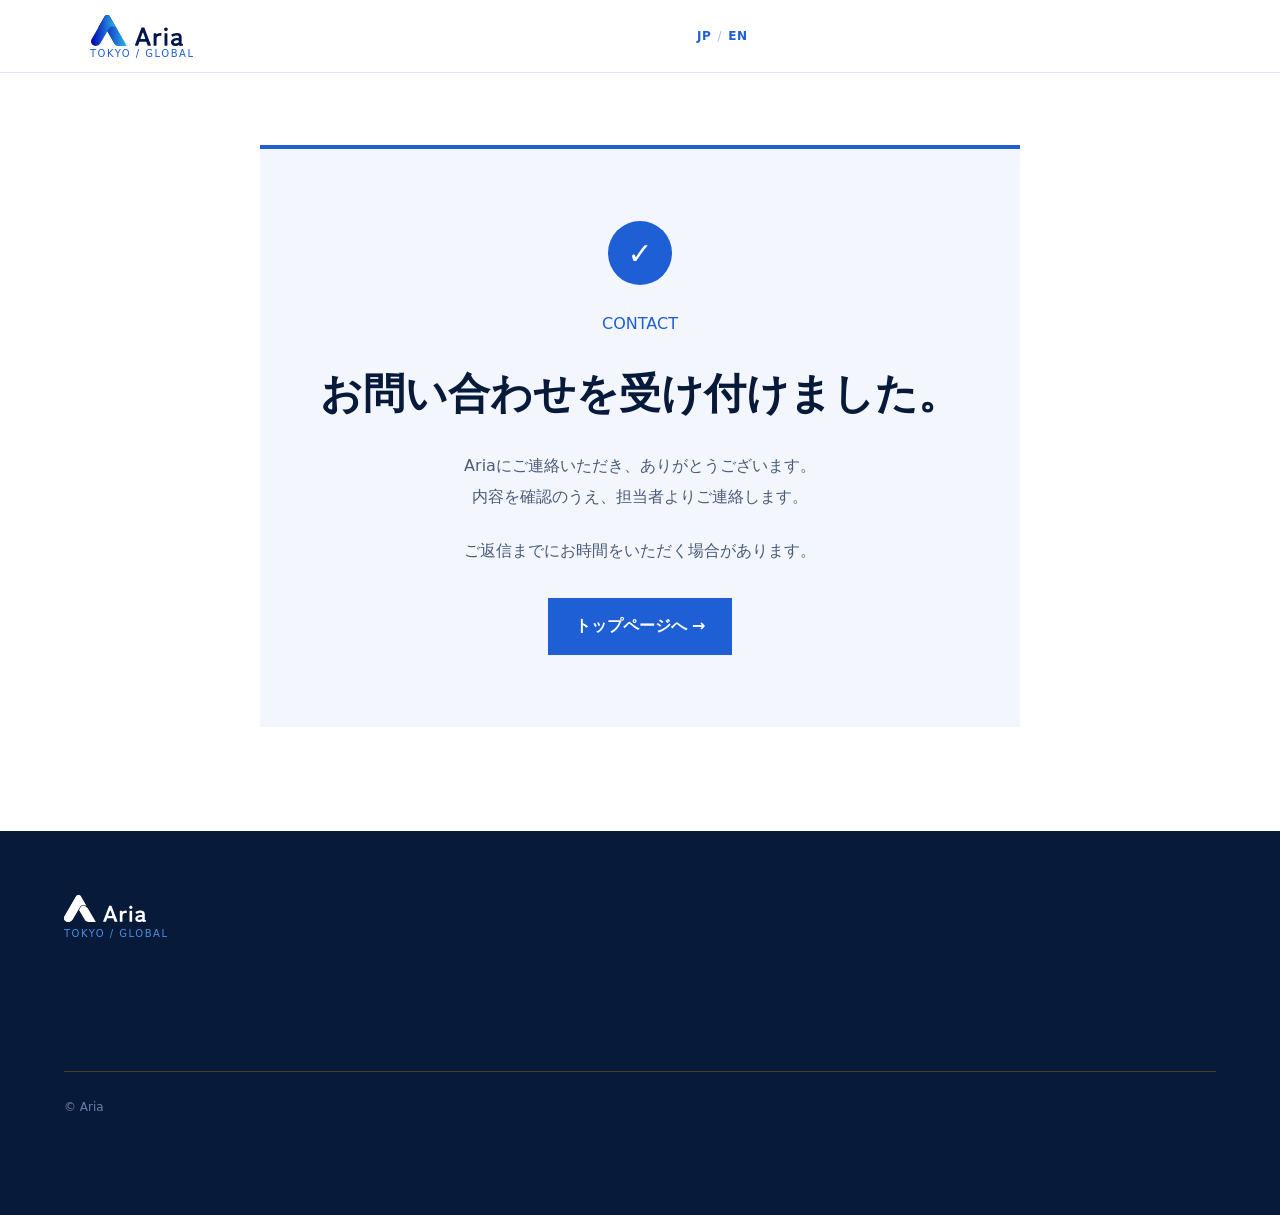
<file: thanks.html>
<!DOCTYPE html>
<html lang="ja">
<head>
<meta charset="UTF-8"><meta name="viewport" content="width=device-width, initial-scale=1.0"><meta name="robots" content="noindex, nofollow">
<title>送信完了 | Aria</title>
<link rel="icon" href="assets/images/favicon.svg" type="image/svg+xml">
<link rel="stylesheet" href="assets/css/styles.css?v=20261013-partnership-gradient"><link rel="stylesheet" href="assets/css/subpages.css?v=20261001-heading-line">
</head>
<body class="subpage" data-page="thanks">
<a class="skip-link" href="#main">本文へスキップ</a>
<header class="site-header"><div class="wrap">
  <a class="logo site-logo" href="index.html" data-home-link aria-label="Aria — Tokyo / Global"><span class="site-logo-variant site-logo-desktop" aria-hidden="true"><img class="site-logo-desktop-mark" src="assets/images/logo-desktop-lockup.svg" width="92.2171" height="30.8591" alt=""><span class="site-logo-tagline">TOKYO / GLOBAL</span></span><span class="site-logo-variant site-logo-mobile" aria-hidden="true"><img class="site-logo-mobile-mark-blue" src="assets/images/logo-mobile-mark-blue.svg" width="26.8384" height="28.7481" alt=""><img class="site-logo-mobile-mark-navy" src="assets/images/logo-mobile-mark-navy.svg" width="23.484" height="28.7461" alt=""><img class="site-logo-mobile-wordmark" src="assets/images/logo-mobile-wordmark.svg" width="44.9657" height="17.2275" alt=""><span class="site-logo-tagline">TOKYO / GLOBAL</span></span></a>
  <div class="lang-switch" aria-label="Language selector"><a href="thanks.html" data-thanks-jp>JP</a><span aria-hidden="true">/</span><a href="thanks.html?lang=en" data-thanks-en>EN</a></div>
</div></header>
<main id="main" class="subpage-main"><section class="subpage-content"><div class="wrap">
  <div class="thanks-panel">
    <div class="thanks-mark" aria-hidden="true">✓</div>
    <div data-lang-copy="ja"><p class="kicker" style="color:var(--royal-blue);">CONTACT</p><h1>お問い合わせを受け付けました。</h1><p>Ariaにご連絡いただき、ありがとうございます。<br>内容を確認のうえ、担当者よりご連絡します。</p><p class="small-note">ご返信までにお時間をいただく場合があります。</p><div class="subpage-actions" style="justify-content:center;"><a class="subpage-action" href="index.html">トップページへ →</a></div></div>
    <div data-lang-copy="en" hidden><p class="kicker" style="color:var(--royal-blue);">CONTACT</p><h1>Thank you for your message.</h1><p>Thank you for contacting Aria.<br>A member of our team will review your message and get back to you.</p><p class="small-note">Please allow some time for our response.</p><div class="subpage-actions" style="justify-content:center;"><a class="subpage-action" href="en.html">Back to Home →</a></div></div>
  </div>
</div></section></main>
<footer class="site-footer"><div class="wrap"><div class="footer-grid"><div><a class="footer-logo" href="index.html" aria-label="Aria — Tokyo / Global"><img src="assets/images/footer-logo.svg" alt="Aria"><span class="footer-logo-tagline">TOKYO / GLOBAL</span></a></div></div><div class="footer-bottom"><span>© Aria</span></div></div></footer>
<script src="assets/js/subpages.js?v=20261001-aria-case"></script>
</body></html>
</file>
<file: assets/css/styles.css>
:root {
    --white: #ffffff;
    --off-white: #eef4fc;
    --pale-blue: #c9dcfa;
    --sky-blue: #4a8fe0;
    --royal-blue: #1e5fd6;
    --dark: #071a3a;
    --line: #dbe6f7;
    --line-strong: #a9c3ea;
    --text: #0a1830;
    --text-sub: #4a5b78;
    --yellow: #f4c445;
    --photo-a: #d7e4f7;
    --focus: #1e5fd6;
    --font-sans: "Hiragino Sans", "Hiragino Kaku Gothic ProN", "Yu Gothic", "Noto Sans JP", system-ui, sans-serif;
    --font-serif: "Yu Mincho", YuMincho, "Hiragino Mincho ProN", "Noto Serif JP", serif;
  }

  * { box-sizing: border-box; }
  html { scroll-behavior: smooth; }
  body { margin: 0; font-family: var(--font-sans); color: var(--text); background: var(--white); line-height: 1.9; -webkit-font-smoothing: antialiased; }
  img, svg { max-width: 100%; }
  a { color: inherit; }
  .skip-link { position: absolute; left: -999px; top: 0; background: var(--dark); color: var(--white); padding: 8px 16px; z-index: 100; }
  .skip-link:focus { left: 8px; top: 8px; }
  :focus-visible { outline: 2px solid var(--focus); outline-offset: 3px; }
  .wrap { max-width: 1200px; margin: 0 auto; padding: 0 24px; }

  .photo { background-color: var(--photo-a); background-size: cover; background-position: center; min-height: 220px; }

  .utility-bar { background: var(--off-white); }
  .utility-bar .wrap { display: flex; align-items: center; justify-content: flex-end; gap: 20px; height: 40px; }
  .lang-switch { display: flex; align-items: center; gap: 6px; font-size: 12px; letter-spacing: 0.05em; }
  .lang-switch a { text-decoration: none; color: var(--royal-blue); }
  .lang-switch a[aria-current] { font-weight: 700; }
  .lang-switch a[aria-disabled="true"] { color: var(--line-strong); pointer-events: none; }
  .lang-switch span { color: var(--line-strong); }
  .menu-toggle { display: none; }
  .header-contact { font-size: 12px; letter-spacing: 0.05em; text-decoration: none; white-space: nowrap; color: var(--royal-blue); border-bottom: 1px solid var(--royal-blue); }
  .header-contact:hover { color: var(--dark); border-color: var(--dark); }

  .site-header { position: sticky; top: 0; background: var(--white); border-bottom: 1px solid var(--line); z-index: 50; }
  .site-header .wrap { display: flex; align-items: center; justify-content: space-between; min-height: 72px; gap: 24px; }
  .logo { text-decoration: none; font-family: var(--font-serif); font-weight: 700; font-size: 21px; letter-spacing: 0.1em; color: var(--dark); white-space: nowrap; flex-shrink: 0; }
  .logo small { display: block; font-family: var(--font-sans); font-size: 10px; font-weight: 400; letter-spacing: 0.15em; color: var(--royal-blue); }
  .main-nav ul { list-style: none; display: flex; flex-wrap: wrap; gap: 24px; row-gap: 8px; margin: 0; padding: 0; justify-content: flex-end; }
  .main-nav a { text-decoration: none; font-size: 13px; letter-spacing: 0.03em; border-bottom: 1px solid transparent; white-space: nowrap; }
  .main-nav a:hover { border-bottom-color: var(--royal-blue); color: var(--royal-blue); }
  .main-nav .nav-sections { position: relative; }
  .site-header .main-nav .section-menu {
    position: absolute;
    top: 27px;
    left: -18px;
    z-index: 60;
    display: flex;
    flex-direction: column;
    align-items: stretch;
    width: 218px;
    padding: 8px 0;
    gap: 0;
    background: rgba(255,255,255,0.98);
    border-top: 3px solid var(--royal-blue);
    box-shadow: 0 12px 28px rgba(7,26,58,0.16);
    opacity: 0;
    visibility: hidden;
    transform: translateY(-6px);
    transition: opacity 180ms ease, transform 180ms ease, visibility 180ms;
  }
  .main-nav .section-menu li,
  .site-header .main-nav .section-menu li:first-child { width: 100%; margin: 0; }
  .main-nav .section-menu a {
    display: block;
    width: 100%;
    padding: 9px 18px;
    border: 0;
    color: var(--dark);
    font-size: 12px;
    letter-spacing: 0.08em;
  }
  .main-nav .section-menu a:hover,
  .main-nav .section-menu a:focus-visible { color: var(--white); background: var(--royal-blue); }
  .main-nav .nav-sections:hover .section-menu,
  .main-nav .nav-sections:focus-within .section-menu {
    opacity: 1;
    visibility: visible;
    transform: translateY(0);
  }

  section { padding: 0; border-bottom: 1px solid var(--line); scroll-margin-top: 80px; }
  #top, #who-we-are, #mission-vision { border-bottom: none; }
  h1, h2, h3, h4 { margin: 0; font-weight: 700; font-family: var(--font-serif); }
  h2 { font-size: 32px; letter-spacing: 0.02em; margin-bottom: 8px; color: var(--dark); }
  h2 .en { display: block; font-family: var(--font-sans); font-size: 13px; font-weight: 400; letter-spacing: 0.15em; color: var(--royal-blue); margin-bottom: 10px; }
  .lead { font-size: 16px; color: var(--text-sub); max-width: 640px; }

  /* ---------- shared intro panel: fixed background, catches per section ---------- */
  .intro-panel {
    position: relative;
    min-height: 58vh;
    background-attachment: fixed;
    background-size: cover;
    background-position: center;
    display: flex;
    align-items: center;
  }
  .intro-panel::after { content: ""; position: absolute; inset: 0; }
  .intro-panel .wrap { position: relative; z-index: 1; width: 100%; padding: 72px 24px; }
  .intro-panel.tone-light::after {
    background:
      linear-gradient(180deg, rgba(255,255,255,0) 0%, rgba(255,255,255,0) 78%, rgba(255,255,255,1) 100%),
      linear-gradient(90deg, rgba(255,255,255,0.94) 0%, rgba(255,255,255,0.90) 46%, rgba(255,255,255,0.62) 70%, rgba(255,255,255,0.30) 100%);
  }
  .intro-panel.tone-light h2 { color: var(--dark); }
  .intro-panel.tone-light .lead { color: var(--text-sub); }
  .intro-panel.tone-dark::after { background: linear-gradient(180deg, rgba(7,26,58,0.72) 0%, rgba(7,26,58,0.72) 78%, rgba(255,255,255,1) 100%); }
  .intro-panel.tone-dark h2 { color: var(--white); }
  .intro-panel.tone-dark h2 .en { color: #8fb6ec; }
  .intro-panel.tone-dark .lead { color: #d3e0f2; }

  /* per-section stock photos */
  #who-we-are .intro-panel {
    background-image: url('../images/who-we-are-team-wide.webp');
    min-height: 988px;
    height: 988px;
  }
  #who-we-are .intro-panel::after {
    background:
      linear-gradient(90deg, rgba(255,255,255,0.94) 0%, rgba(255,255,255,0.90) 37.981%, rgba(255,255,255,0.35) 62.5%, rgba(255,255,255,0) 100%),
      linear-gradient(rgba(0,90,255,0.25), rgba(0,90,255,0.25));
  }
  #who-we-are h2::after { height: 4px; background: var(--royal-blue); }
  #what-we-do .intro-panel { background-image: url('../images/business-panel.webp'); }
  #what-we-do .intro-panel::after { background: linear-gradient(180deg, rgba(28,58,99,0.55) 0%, rgba(28,58,99,0.55) 70%, rgba(255,255,255,0.86) 100%); }
  #how-we-work .intro-panel { background-image: url('../images/how-we-work-collaboration-wide.webp'); }
  #partnerships .intro-panel { background-image: url('../images/partnerships.webp'); }
  #careers .intro-panel { background-image: url('../images/careers.webp'); }

  .detail-wrap { padding-top: 64px; padding-bottom: 96px; }
  #how-we-work .detail-wrap { padding-top: 0; }
  #how-we-work .intro-panel .wrap { padding-bottom: 32px; }
  .detail-wrap.wwd-diagram-panel {
    position: relative;
    padding-top: 32px;
    background-image: url('../images/business-panel.webp');
    background-attachment: fixed;
    background-size: cover;
    background-position: center;
  }
  .detail-wrap.wwd-diagram-panel::before { content: ""; position: absolute; inset: 0; background: rgba(255,255,255,0.86); z-index: 0; }
  .detail-wrap.wwd-diagram-panel > .wrap { position: relative; z-index: 1; }

  #top { padding-top: 0; }
  .hero-photo {
    min-height: 820px;
    position: relative;
    background-image: url('../images/business-panel.webp');
    background-attachment: fixed;
    background-size: cover;
  }
  .hero-photo::after {
    content: "";
    position: absolute;
    inset: 0;
    background: linear-gradient(180deg, rgba(7,26,58,0.12) 0%, rgba(7,26,58,0.3) 55%, rgba(7,26,58,0.7) 100%);
  }
  .hero-inner {
    position: relative;
    inset: auto;
    z-index: 1;
    min-height: 820px;
    display: flex;
    flex-direction: column;
    align-items: center;
    justify-content: center;
    text-align: center;
    padding: 120px 24px 100px;
  }
  .hero-box { background: none; padding: 0; margin: 0; max-width: 720px; width: auto; }
  .hero-box > * { max-width: none; }
  .hero-sup { font-family: var(--font-sans); font-size: 13px; letter-spacing: 0.35em; color: #dbe9fb; margin-bottom: 24px; font-weight: 400; }
  .hero-wordmark { font-family: var(--font-serif); font-size: 88px; font-weight: 400; letter-spacing: 0.12em; color: var(--white); margin: 0 0 24px; text-shadow: 0 4px 28px rgba(7,26,58,0.4); }
  .hero-tagline { font-size: 27px; line-height: 1.8; margin-bottom: 20px; color: var(--white); max-width: none; font-weight: 700; letter-spacing: 0.03em; }
  .hero-links { display: flex; gap: 14px; flex-wrap: wrap; justify-content: center; font-family: var(--font-sans); }
  .hero-links a {
    position: relative;
    z-index: 0;
    overflow: hidden;
    padding: 13px 28px;
    font-size: 13px;
    text-decoration: none;
    letter-spacing: 0.05em;
    transition: border-color 280ms ease;
  }
  .hero-links a::before {
    content: "";
    position: absolute;
    inset: 0;
    z-index: 0;
    background: linear-gradient(110deg, rgba(30,95,214,.96), rgba(30,95,214,.66));
    transform: scaleX(0);
    transform-origin: left center;
    transition: transform 380ms cubic-bezier(.22,1,.36,1);
  }
  .hero-links a:first-child::before { background: linear-gradient(110deg, rgba(30,95,214,.52), rgba(30,95,214,.20)); }
  .hero-links a span { position: relative; z-index: 1; display: inline-block; transition: transform 360ms cubic-bezier(.22,1,.36,1); }
  .hero-links a:first-child { background: var(--royal-blue); color: var(--white); font-weight: 700; }
  .hero-links a:not(:first-child) { border: 1px solid var(--white); color: var(--white); }
  .hero-links a:focus-visible {
    border-color: #dceeff;
  }
  .hero-links a:focus-visible::before { transform: scaleX(1); }
  .hero-links a:focus-visible span { transform: translateX(2px); }
  @media (hover: hover) and (pointer: fine) {
    .hero-links a:hover {
      border-color: #dceeff;
    }
    .hero-links a:hover::before { transform: scaleX(1); }
    .hero-links a:hover span { transform: translateX(2px); }
  }
  .hero-links a:active { transform: scale(.985); }
  .hero-scroll {
    position: absolute;
    left: 50%;
    bottom: 28px;
    transform: translateX(-50%);
    z-index: 1;
    font-family: var(--font-sans);
    font-size: 11px;
    letter-spacing: 0.35em;
    color: #dbe9fb;
  }


  .biz-note { margin-top: 24px; font-family: var(--font-sans); font-size: 13px; color: var(--text-sub); border-left: 2px solid var(--royal-blue); padding-left: 16px; }

  /* WHAT WE DO 実績数字（放射図の下・2つ横並び） */
  .wwd-stats { display: grid; grid-template-columns: 1fr 1fr 1fr; max-width: 900px; margin: 56px auto 0; border-top: 1px solid var(--line-strong); }
  .wwd-stat { padding: 28px 28px 8px 0; }
  .js .wwd-stat { opacity: 0; transform: translateX(-18px); transition: opacity 1.1s cubic-bezier(0.22,1,0.36,1), transform 1.1s cubic-bezier(0.22,1,0.36,1); }
  .wwd-stat + .wwd-stat { border-left: 1px solid var(--line-strong); padding-left: 28px; }
  .js .wwd-stats.is-visible .wwd-stat:nth-child(3) { transition-delay: 0.24s; }
  .wwd-stats.is-visible .wwd-stat { opacity: 1; transform: none; }
  .wwd-stats.is-visible .wwd-stat + .wwd-stat { transition-delay: 0.12s; }
  .wwd-stat .l { display: block; font-family: var(--font-sans); font-size: 12.5px; letter-spacing: 0.1em; color: var(--royal-blue); font-weight: 700; margin-bottom: 8px; }
  .wwd-stat .v { font-family: var(--font-serif); font-size: 52px; line-height: 1; color: var(--dark); letter-spacing: 0.02em; font-variant-numeric: tabular-nums; }
  .wwd-stat .v .u { font-size: 18px; margin-left: 4px; }
  .wwd-stat .n { display: block; font-family: var(--font-sans); font-size: 12px; color: var(--text-sub); margin-top: 8px; }
  @media (prefers-reduced-motion: reduce) { .js .wwd-stat { opacity: 1; transform: none; transition: none; } }
  @media (max-width: 768px) { .wwd-stats { grid-template-columns: 1fr; } .wwd-stat + .wwd-stat { border-left: none; border-top: 1px solid var(--line); padding-left: 0; } }
  @media (max-width: 480px) { .wwd-stat .v { font-size: 40px; } }
  .closing { margin-top: 40px; font-size: 15px; max-width: 640px; }
  .closing-center { text-align: center; }
  .closing-center .closing, .closing-center .external-note, .closing-center .cta-call { max-width: 640px; margin-left: auto; margin-right: auto; }
  .closing.statement-center { margin: 64px auto 0; max-width: 760px; text-align: center; font-family: var(--font-serif); font-size: 28px; font-weight: 700; line-height: 1.7; color: var(--dark); }
  .cta-btn { display: inline-block; margin-top: 24px; font-family: var(--font-sans); border: 1px solid var(--royal-blue); color: var(--royal-blue); padding: 12px 28px; font-size: 13px; letter-spacing: 0.05em; text-decoration: none; }
  .cta-btn:hover { background: var(--royal-blue); color: var(--white); }
  .external-note { margin-top: 8px; font-family: var(--font-sans); font-size: 12.5px; color: var(--text-sub); }
  /* CTA直前の呼びかけ文＋塗りボタン */
  .cta-call { font-family: var(--font-serif); font-size: 20px; font-weight: 700; line-height: 1.8; color: var(--dark); margin: 36px 0 0; }
  .cta-btn.primary { background: var(--royal-blue); color: var(--white); border-color: var(--royal-blue); }
  .cta-btn.primary:hover { background: var(--dark); border-color: var(--dark); color: var(--white); }
  @media (max-width: 480px) { .cta-call { font-size: 17px; } }

  .careers-band { background: var(--white); border-top: 0; padding: 64px 0; }

  /* MISSION / VISION: each half is its own fixed photo panel */
  .mv-split { display: grid; grid-template-columns: 1fr 1fr; }
  .mv-half {
    position: relative;
    padding: 64px 52px;
    display: flex;
    flex-direction: column;
    align-items: flex-start;
    min-height: 60vh;
    justify-content: flex-start;
    padding-top: 96px;
    background-attachment: fixed;
    background-size: cover;
    background-position: center;
  }
  .mv-half::after { content: ""; position: absolute; inset: 0; }
  .mv-half > * { position: relative; z-index: 1; }
  .mv-half.navy { background-image: url('../images/business-panel.webp'); color: var(--white); }
  .mv-half.navy::after { background: rgba(28,58,99,0.86); }
  .mv-half.cobalt { background-image: url('../images/business-panel.webp'); color: var(--white); }
  .mv-half.cobalt::after { background: rgba(30,95,214,0.78); }
  .mv-half .eyebrow { font-family: var(--font-sans); font-size: 20px; letter-spacing: 0.15em; margin-bottom: 10px; font-weight: 700; display: flex; align-items: center; gap: 16px; width: 100%; max-width: 300px; }
  .mv-half .eyebrow::after { content: ""; flex: 1; height: 1px; background: currentColor; opacity: 0.5; }
  .mv-half.navy .eyebrow { color: var(--white); }
  .mv-half.cobalt .eyebrow { color: var(--white); }
  .mv-half h3 { font-family: var(--font-sans); font-size: 22px; margin: 0; font-weight: 500; letter-spacing: 0.02em; max-width: 480px; }
  body:not(.lang-en) #mission-vision .mv-half h3 { font-family: var(--font-serif); font-weight: 700; }

  .magazine { display: grid; grid-template-columns: 0.8fr 1.2fr; gap: 56px; align-items: start; }
  .magazine .mag-body p { margin: 0; font-family: var(--font-sans); }
  .intro-panel .magazine { grid-template-columns: 1fr; }
  .intro-panel .magazine .mag-body p { font-size: 15.5px; max-width: 620px; }

  .circle-num { font-family: var(--font-sans); width: 60px; height: 60px; border-radius: 50%; border: 1px solid var(--royal-blue); display: flex; align-items: center; justify-content: center; font-size: 14px; font-weight: 700; flex-shrink: 0; background: var(--white); color: var(--royal-blue); }
  .num-plain { font-family: var(--font-sans); font-size: 28px; font-weight: 700; color: var(--sky-blue); line-height: 1; }
  .num-plain.dark { color: var(--royal-blue); }

  .radial { position: relative; max-width: 820px; height: 700px; margin: 0 auto; }
  .radial::before { content: ""; position: absolute; inset: 70px; border: 1px dashed var(--line-strong); border-radius: 50%; z-index: 0; }
  .radial .center { font-family: var(--font-sans); position: absolute; top: 50%; left: 50%; transform: translate(-50%, -50%); width: 168px; height: 168px; border-radius: 50%; background: var(--royal-blue); color: var(--white); display: flex; align-items: center; justify-content: center; text-align: center; font-size: 12px; letter-spacing: 0.1em; padding: 20px; z-index: 2; }
  .radial .node { position: absolute; width: 270px; z-index: 1; }
  .radial .node h3 { font-size: 16px; margin: 12px 0 6px; color: var(--dark); }
  .radial .node p { margin: 0; font-family: var(--font-sans); color: var(--text-sub); font-size: 13px; }
  .radial.n3 .node:nth-child(2) { top: 0; left: 50%; transform: translateX(-50%); text-align: center; width: 340px; }
  .radial.n3 .node:nth-child(2) .circle-num { margin: 0 auto; }
  .radial.n3 .node:nth-child(3) { bottom: 0; left: 0; width: 300px; text-align: center; }
  .radial.n3 .node:nth-child(3) .circle-num { margin: 0 auto; }
  .radial.n3 .node:nth-child(4) { bottom: 0; right: 0; text-align: center; }
  .radial.n3 .node:nth-child(4) .circle-num { margin: 0 auto; }

  .stack-list { margin-top: 40px; border-top: 1px solid var(--line-strong); }
  .stack-item { display: grid; grid-template-columns: 72px 1fr; gap: 24px; padding: 28px 0; border-bottom: 1px solid var(--line); align-items: start; }
  .stack-item h3 { font-size: 18px; margin: 0 0 8px; color: var(--dark); }
  .stack-item p { margin: 0; font-family: var(--font-sans); color: var(--text-sub); font-size: 14.5px; }

  .grid2x2 { display: grid; grid-template-columns: 1fr 1fr; border-top: 1px solid var(--line-strong); border-left: 1px solid var(--line-strong); margin-top: 0; }
  .grid2x2 .item { padding: 36px; border-right: 1px solid var(--line-strong); border-bottom: 1px solid var(--line-strong); }
  .grid2x2 .item h3 { font-size: 18px; margin: 16px 0 8px; color: var(--dark); }
  .grid2x2 .item p { margin: 0; font-family: var(--font-sans); color: var(--text-sub); font-size: 14px; }
  .grid2x2.grid3 { grid-template-columns: 1fr 1fr 1fr; }
  .grid2x2.grid3 .item h3 { font-size: 17px; line-height: 1.6; }
  .grid2x2 .item h3 .en-h { display: block; font-family: var(--font-sans); font-size: 11.5px; font-weight: 400; letter-spacing: 0.15em; color: var(--royal-blue); margin-bottom: 6px; }
  @media (max-width: 1023px) { .grid2x2.grid3 { grid-template-columns: 1fr; } }

  .e-wave { position: relative; display: grid; grid-template-columns: repeat(4, 1fr); gap: 24px; margin-top: 0; }
  .partnership-icons { display: none; }
  .partnership-first-icon { display: none; }
  .e-wave .item { position: relative; z-index: 1; text-align: center; }
  .e-wave .circle-num { position: relative; z-index: 1; margin: 0 auto 16px; }
  .e-wave .item:nth-child(1) .circle-num { margin-top: 0; }
  .e-wave .item:nth-child(2) .circle-num { margin-top: 64px; }
  .e-wave .item:nth-child(3) .circle-num { margin-top: 16px; }
  .e-wave .item:nth-child(4) .circle-num { margin-top: 76px; }
  .e-wave h3 { font-size: 16px; margin: 0 0 8px; color: var(--dark); }
  .e-wave p { margin: 0; font-family: var(--font-sans); color: var(--text-sub); font-size: 13px; }

  .split-2col { display: grid; grid-template-columns: 1fr 1fr; gap: 56px; margin-top: 40px; align-items: stretch; }
  .split-2col .stack-list { margin-top: 0; }
  .split-2col .photo { min-height: 100%; }
  .careers-side { display: flex; flex-direction: column; gap: 32px; height: 100%; }
  /* CAREERS中面: 組織の規模感が伝わる横長の集合写真 */
  .careers-photos { display: block; flex: 0 0 auto; }
  .careers-photos .photo {
    min-height: 0;
    height: 300px;
    flex: none;
    background-size: cover;
    background-repeat: no-repeat;
    background-position: center;
  }
  @media (max-width: 768px) { .careers-photos .photo { height: 200px; } }
  .careers-apply { flex: 0 0 auto; }
  .careers-apply .lead { margin: 12px 0; }

  .h2-xl { font-size: 52px; line-height: 1.55; }
  .intro-panel .h2-xl { color: var(--dark); }
  .intro-panel.tone-dark .h2-xl { color: var(--white); }

  table.company-table { width: 100%; border-collapse: collapse; margin-top: 40px; font-family: var(--font-sans); font-size: 14.5px; }
  table.company-table th, table.company-table td { text-align: left; padding: 14px 16px; border-bottom: 1px solid var(--line); }
  table.company-table th { width: 200px; color: var(--text-sub); font-weight: 400; }
  #contact { padding: 88px 0; }
  .contact-band { background: var(--dark); padding: 80px 0; text-align: center; border-bottom: none; border-top: 1px solid var(--gold-light); border-bottom: 1px solid var(--gold-light); }
  .contact-band-en { font-family: var(--font-sans); font-size: 13px; letter-spacing: 0.15em; color: #8fb6ec; margin: 0 0 16px; }
  .contact-band-lead { font-family: var(--font-serif); font-size: 24px; font-weight: 700; line-height: 1.7; color: var(--white); margin: 0; }
  .contact-band-btn { border-color: var(--white); color: var(--white); margin-top: 28px; }
  .contact-band-btn:hover { background: var(--white); color: var(--dark); }
  @media (max-width: 480px) { .contact-band-lead { font-size: 19px; } }

  .site-footer { background: var(--dark); color: var(--white); padding: 64px 0 32px; font-family: var(--font-sans); }
  .footer-grid { display: grid; grid-template-columns: 1.2fr 1fr 1fr 1fr; gap: 32px; padding-bottom: 40px; border-bottom: 1px solid #1c355c; }
  .footer-grid h4 { font-family: var(--font-sans); font-size: 12px; letter-spacing: 0.1em; color: var(--sky-blue); margin-bottom: 16px; font-weight: 700; }
  .footer-grid ul { list-style: none; margin: 0; padding: 0; }
  .footer-grid li { margin-bottom: 10px; }
  .footer-grid a { text-decoration: none; font-size: 13.5px; color: #dce6f6; }
  .footer-grid a:hover { text-decoration: underline; }
  .footer-grid .footer-logo { display: block; width: max-content; }
  .footer-grid .footer-logo:hover { text-decoration: none; }
  .footer-logo img { display: block; width: 81.92px; height: 27.405px; }
  .footer-logo-tagline { display: block; margin-top: 7px; color: var(--sky-blue); font-size: 10px; line-height: 1; letter-spacing: 0.15em; white-space: nowrap; }
  .footer-bottom { padding-top: 24px; font-size: 12px; color: #6a80a8; display: flex; justify-content: space-between; flex-wrap: wrap; gap: 12px; }

  .hww-band { background: var(--dark); padding: 72px 0; margin-top: 64px; }
  .hww-band .closing.statement-center { margin: 0 auto; color: var(--white); }
  #how-we-work .detail-wrap { padding-bottom: 0; }
  :root { --gold: #b8964f; --gold-light: #d9bc79; --gold-line: #d9c48f; }
  /* B 線の金: 線・枠にだけ金。文字は触らない */
  .wwd-stats { border-top-color: var(--gold-line); }
  .wwd-stat + .wwd-stat { border-left-color: var(--gold-line); }
  .stack-list { border-top-color: var(--gold-line); }
  .stack-item { border-bottom-color: #eadfc4; }
  .grid2x2, .grid2x2 .item { border-color: var(--gold-line); }
  .radial::before { border-color: var(--gold-line); }
  .mv-half .eyebrow::after { background: var(--gold-light); opacity: 1; }
  .hww-band { border-top: 1px solid var(--gold-light); border-bottom: 1px solid var(--gold-light); }
  .biz-note { border-left-color: var(--gold); }
  .footer-grid { border-bottom-color: #4a3f24; }
  table.company-table th, table.company-table td { border-bottom-color: #eadfc4; }
  h2 { position: relative; padding-bottom: 14px; }
  h2::after { content: ""; position: absolute; left: 0; bottom: 0; width: 36px; height: 4px; background: var(--gold); }
  #how-we-work h2::after,
  #where-were-going h2::after,
  #contact h2::after { background: var(--royal-blue); }
  .intro-panel.tone-dark h2::after, .mv-half h3::after { background: var(--gold-light); }
  @media (max-width: 1024px) { .footer-grid { grid-template-columns: 1fr 1fr; } }
  @media (max-width: 768px) {
    .hero-photo, .intro-panel, .mv-half, .wwd-diagram-panel { background-attachment: scroll; }
    .intro-panel.tone-light::after { background: linear-gradient(180deg, rgba(255,255,255,0.84) 0%, rgba(255,255,255,0.84) 78%, rgba(255,255,255,1) 100%); }
    .intro-panel, #who-we-are .intro-panel { min-height: 0; }
    #who-we-are .intro-panel { height: auto; }
    .mv-split, .grid2x2, .e-wave, .split-2col, .magazine { grid-template-columns: 1fr; gap: 32px; }
    .grid2x2 { border-left: none; }
    .grid2x2 .item { border-right: none; padding: 28px 0; }
    .e-wave .circle-num { margin-top: 0 !important; }
    .mv-half { min-height: 0; padding: 48px 24px; }
    .h2-xl { font-size: 32px; }
    .radial { height: auto; max-width: none; }
    .radial::before { display: none; }
    .radial .center { position: static; transform: none; width: 168px; height: 168px; margin: 0 auto 24px; }
    .radial .node, .radial.n3 .node:nth-child(n) { position: static; width: 100%; transform: none; margin-bottom: 32px; text-align: left; }
    .radial .node .circle-num { margin: 0 !important; }
    .hero-photo { min-height: 620px; }
    .hero-inner { min-height: 620px; padding: 100px 20px 80px; }
    .hero-wordmark { font-size: 48px; }
    .hero-tagline { font-size: 20px; }
    .main-nav { display: none; }
    .footer-grid { grid-template-columns: 1fr 1fr; }
  }
  @media (max-width: 480px) {
    .wrap { padding: 0 16px; }
    h2 { font-size: 25px; }
    .footer-grid { grid-template-columns: 1fr; }
  }
  @media (prefers-reduced-motion: reduce) { html { scroll-behavior: auto; } }

  /* ---------- Figma sync: header through MISSION / VISION ---------- */
  .site-header { height: 73px; }
  .site-header .wrap {
    position: relative;
    display: block;
    width: 1152px;
    max-width: calc(100% - 48px);
    height: 72px;
    min-height: 72px;
    padding: 0;
  }
  .site-header .site-logo {
    position: absolute;
    left: 26px;
    top: 9px;
    width: 104.891px;
    height: 58.891px;
    font-size: 0;
    line-height: normal;
    letter-spacing: normal;
  }
  .site-logo-variant { position: absolute; inset: 0; display: block; }
  .site-logo-desktop-mark {
    position: absolute;
    left: 1px;
    top: 6px;
    width: 92.2171px;
    height: 30.8591px;
    max-width: none;
  }
  .site-logo-tagline {
    position: absolute;
    left: 0;
    color: #1e5fd6;
    font-size: 10px;
    font-style: normal;
    font-weight: 400;
    line-height: 19px;
    letter-spacing: 1.5px;
    white-space: nowrap;
  }
  .site-logo-desktop .site-logo-tagline {
    top: 35.445px;
    font-family: "Zen Kaku Gothic New", var(--font-sans);
  }
  .site-logo-mobile { display: none; }
  .site-logo-mobile-mark-blue,
  .site-logo-mobile-mark-navy,
  .site-logo-mobile-wordmark {
    position: absolute;
    max-width: none;
  }
  .site-logo-mobile-mark-blue { left: 7.55px; top: 3.055px; width: 26.8384px; height: 28.7481px; }
  .site-logo-mobile-mark-navy { left: 1px; top: 3.055px; width: 23.484px; height: 28.7461px; }
  .site-logo-mobile-wordmark { left: 42.032px; top: 14.577px; width: 44.9657px; height: 17.2275px; }
  .site-logo-mobile .site-logo-tagline {
    top: 29.891px;
    font-family: "Yu Gothic", "Hiragino Kaku Gothic ProN", sans-serif;
  }
  .site-header .lang-switch { position: absolute; left: 633px; top: 25px; }
  .site-header .main-nav { position: absolute; left: 724px; top: 21px; }
  .site-header .main-nav ul { flex-wrap: nowrap; gap: 24px; }
  .site-header .main-nav li:first-child { margin-right: 8px; }

  .hero-photo {
    min-height: max(680px, calc(100svh - 73px));
    overflow: hidden;
    background-image: url('../images/tokyo-skyline.webp');
    background-attachment: fixed;
    background-size: 116.77% auto;
    background-position: 81.4% 55.6%;
    background-repeat: no-repeat;
  }
  .hero-photo::after {
    background: linear-gradient(180deg, rgba(255,255,255,0) 0%, rgba(91,156,213,0.20) 46.635%, rgba(10,110,200,0.40) 100%);
  }
  .hero-inner { min-height: max(680px, calc(100svh - 73px)); justify-content: flex-start; padding: clamp(120px, 18vh, 205px) 24px 0; }
  .hero-box { position: relative; width: 496px; height: 425px; max-width: calc(100vw - 48px); }
  .hero-sup { position: absolute; top: 0; left: 0; width: 100%; height: 38px; margin: 0; line-height: 25px; }
  .hero-wordmark { position: absolute; top: 38px; left: 0; width: 100%; height: 192px; margin: 0; font-size: 116.286px; line-height: 1.9; letter-spacing: 0.12em; text-shadow: 0 0 4px rgba(0,0,0,0.25); }
  .hero-tagline { position: absolute; top: 204px; left: 0; width: 100%; height: 122px; margin: 0; padding-top: 18px; font-size: 27px; line-height: 1.8; text-shadow: 0 0 4px rgba(0,0,0,0.25); }
  .hero-links { position: absolute; top: 372px; left: 0; width: 100%; gap: 14px; flex-wrap: nowrap; }
  .hero-links a { display: flex; align-items: center; justify-content: center; height: 52.688px; padding: 0; white-space: nowrap; }
  .hero-links a:nth-child(1) { width: 177px; }
  .hero-links a:nth-child(2) { width: 159px; background: rgba(255,255,255,0.25); }
  .hero-links a:nth-child(3) { width: 118px; background: rgba(255,255,255,0.25); }
  .hero-sup { animation: hero-copy-in 1.25s 0.3s cubic-bezier(0.22,1,0.36,1) both; }
  .hero-wordmark { animation: hero-copy-in 1.35s 0.52s cubic-bezier(0.22,1,0.36,1) both; }
  .hero-tagline { animation: hero-copy-in 1.25s 0.78s cubic-bezier(0.22,1,0.36,1) both; }
  .hero-links { animation: hero-copy-in 1.2s 1.02s cubic-bezier(0.22,1,0.36,1) both; }
  .hero-scroll {
    top: 82.9%;
    bottom: auto;
    margin: 0;
    color: var(--white);
    animation: hero-scroll-label-in 0.9s 1.35s ease both;
  }
  .hero-scroll::after {
    content: "";
    position: absolute;
    top: 34px;
    left: 50%;
    width: 1.5px;
    height: 57px;
    background: url('../images/hero-scroll-line-figma-34-61.svg') center / 100% 100% no-repeat;
    transform: translateX(-50%) scaleY(0);
    transform-origin: center top;
    animation: hero-line-draw 1.35s 1.55s cubic-bezier(0.76,0,0.24,1) both;
  }
  @keyframes hero-copy-in {
    from { opacity: 0; transform: translateX(-18px); }
    to { opacity: 1; transform: translateX(0); }
  }
  @keyframes hero-scroll-label-in {
    from { opacity: 0; }
    to { opacity: 1; }
  }
  @keyframes hero-line-draw {
    from { opacity: 0; transform: translateX(-50%) scaleY(0); }
    to { opacity: 1; transform: translateX(-50%) scaleY(1); }
  }
  @media (prefers-reduced-motion: reduce) {
    .hero-sup, .hero-wordmark, .hero-tagline, .hero-links, .hero-scroll, .hero-scroll::after { animation: none; }
    .hero-scroll::after { opacity: 1; transform: translateX(-50%) scaleY(1); }
    .hero-links a, .hero-links a::before, .hero-links a span { transition: none; }
  }

  /* JavaScript only adds visibility state; CSS owns the reveal effect. */
  .js .scroll-reveal {
    opacity: 0;
    transform: translateX(-18px);
    transition:
      opacity 1.1s cubic-bezier(.22,1,.36,1) var(--reveal-delay, 0s),
      transform 1.1s cubic-bezier(.22,1,.36,1) var(--reveal-delay, 0s);
    will-change: opacity, transform;
  }
  .js .scroll-reveal.is-visible { opacity: 1; transform: translateX(0); }
  @media (prefers-reduced-motion: reduce) {
    .js .scroll-reveal { opacity: 1; transform: none; transition: none; }
  }

  #what-we-do {
    position: relative;
    min-height: 1719px;
    overflow: hidden;
    background-image: url('../images/tokyo-skyline.webp');
    background-attachment: fixed;
    background-size: 116.77% auto;
    background-position: 81.4% 55.6%;
    background-repeat: no-repeat;
  }
  #what-we-do::before {
    content: "";
    position: absolute;
    top: 449px;
    right: 0;
    left: 0;
    z-index: 0;
    height: 1270px;
    background: linear-gradient(180deg, rgba(0,131,235,0) 0%, rgba(255,255,255,0.50) 51.442%, #fff 91.346%);
  }
  #what-we-do::after {
    content: "";
    position: absolute;
    inset: 0;
    z-index: 0;
    pointer-events: none;
    background: linear-gradient(180deg, rgba(10,110,200,0.60) 0%, rgba(10,110,200,0.40) 21.154%, rgba(91,156,213,0.20) 60.577%, rgba(255,255,255,0) 100%);
  }
  #what-we-do .intro-panel {
    position: relative;
    z-index: 2;
    min-height: 606px;
    background: none;
    background-attachment: initial;
    align-items: flex-start;
  }
  #what-we-do .intro-panel::after { display: none; }
  #what-we-do .intro-panel .wrap { padding-top: 210px; padding-bottom: 0; }
  #what-we-do .intro-panel.tone-dark h2 .en,
  #what-we-do .intro-panel.tone-dark .lead { color: var(--white); }
  #what-we-do .detail-wrap.wwd-diagram-panel { position: absolute; inset: 0; z-index: 1; padding: 0; background: none; }
  #what-we-do .detail-wrap.wwd-diagram-panel::before { display: none; }
  #what-we-do .detail-wrap.wwd-diagram-panel > .wrap { position: static; width: 100%; max-width: none; padding: 0; }

  #what-we-do .radial {
    position: absolute;
    top: 429px;
    left: 50%;
    width: 1052px;
    height: 947px;
    max-width: none;
    margin: 0;
    transform: translateX(-50%);
  }
  #what-we-do .radial::before { display: none; }
  #what-we-do .wwd-orbit {
    position: absolute;
    left: 195.5px;
    top: 201.5px;
    width: 661px;
    height: 661px;
    max-width: none;
    overflow: visible;
    transform-origin: center;
    pointer-events: none;
    will-change: transform;
    animation: wwd-orbit-spin 32s linear .6s infinite both;
    animation-play-state: paused;
  }
  #what-we-do.is-orbit-active .wwd-orbit { animation-play-state: running; }
  #what-we-do .wwd-orbit-drop {
    shape-rendering: geometricPrecision;
    filter: drop-shadow(0 0 4px rgba(18, 96, 232, 0.28));
  }
  @keyframes wwd-orbit-spin {
    from { transform: rotate(-48deg); }
    to { transform: rotate(312deg); }
  }
  @media (prefers-reduced-motion: reduce) {
    #what-we-do .wwd-orbit { animation: none; }
  }
  #what-we-do .radial .center {
    top: 428px;
    left: 422px;
    width: 208px;
    height: 208px;
    transform: none;
    padding: 0;
    font-size: 22px;
    font-weight: 400;
    letter-spacing: 0.055em;
    background: url('../images/wwd-center-figma-102-159.svg') center / 100% 100% no-repeat;
  }
  #what-we-do .radial .node {
    position: absolute;
    z-index: 1;
    text-align: center;
  }
  #what-we-do .radial .node.commerce { left: 325px; top: 0; width: 403px; height: 403px; }
  #what-we-do .radial .node.education { left: 38px; top: 496px; width: 403px; height: 403px; }
  #what-we-do .radial .node.legal { left: 611px; top: 496px; width: 403px; height: 403px; }
  #what-we-do .wwd-glow { position: absolute; left: 50%; top: 50%; max-width: none; transform: translate(-50%,-50%); }
  #what-we-do .wwd-node-content { position: absolute; transform: none; }
  #what-we-do .node.commerce .wwd-node-content { left: 67px; top: 93px; width: 270px; }
  #what-we-do .node.education .wwd-node-content { left: 44px; top: 59px; width: 315px; }
  #what-we-do .node.legal .wwd-node-content { left: 74px; top: 59px; width: 255px; }
  #what-we-do .wwd-icon { display: block; width: auto; height: 70px; margin: 0 auto 8px; }
  #what-we-do .radial .node h3 { margin: 0 0 6px; font-size: 16px; line-height: 30.4px; }
  #what-we-do .radial .node p { margin: 0; font-size: 15px; line-height: 24.7px; }
  #what-we-do .biz-note { position: absolute; left: calc(50% - 469px); top: 1387px; margin: 0; padding: 0; border: 0; font-size: 13px; white-space: nowrap; }
  #what-we-do .wwd-stats {
    position: absolute;
    top: 1476px;
    left: 50%;
    display: grid;
    grid-template-columns: 289px 260px 260px;
    column-gap: 45px;
    width: 899px;
    max-width: none;
    height: 143px;
    margin: 0;
    transform: translateX(-50%);
    border: 0;
  }
  #what-we-do .wwd-stat,
  #what-we-do .wwd-stat:first-child,
  #what-we-do .wwd-stat + .wwd-stat {
    position: relative;
    height: 143px;
    padding: 0 0 0 17px;
    border: 0;
  }
  #what-we-do .wwd-stat:nth-child(n+2) { height: 133px; }
  #what-we-do .wwd-stat::before {
    content: "";
    position: absolute;
    left: 4px;
    top: 0;
    width: 4px;
    height: 133px;
    background: #1e5fd6;
  }
  #what-we-do .wwd-stat::after { display: none; }
  #what-we-do .wwd-stat .l { height: 32px; margin: 0; font-size: 12.5px; line-height: 23.75px; letter-spacing: 0.1em; }
  #what-we-do .wwd-stat .v { display: block; height: 54.391px; padding-top: 4px; font-size: 52px; line-height: 52px; letter-spacing: 0.02em; }
  #what-we-do .wwd-stat .v .u { font-size: 18px; line-height: 18px; margin-left: 4px; }
  #what-we-do .wwd-stat .n { height: 31px; margin: 0; padding-top: 8px; font-size: 12px; line-height: 22.8px; white-space: nowrap; }

  #mission-vision .mv-half { min-height: 520px; align-items: center; text-align: center; padding-top: 96px; }
  @media (min-width: 769px) {
    #mission-vision .mv-half { background-position: center 70%; }
  }
  #mission-vision .mv-half.navy::after { background: rgba(7,26,58,0.78); }
  #mission-vision .mv-half .eyebrow { display: block; width: auto; max-width: none; margin: 0 0 44px; font-size: 24px; line-height: 38px; }
  #mission-vision .mv-half .eyebrow::after { display: none; }
  #mission-vision .mv-half h3 { max-width: none; font-size: 22px; line-height: 1.9; }

  @media (max-width: 1200px) {
    .site-header .wrap { width: calc(100% - 48px); }
    .site-header .site-logo { left: 0; }
    .site-header .lang-switch { left: auto; right: 430px; }
    .site-header .main-nav { left: auto; right: 0; }
  }
  @media (max-width: 768px) {
    .site-header .wrap { max-width: none; width: 100%; padding: 0 20px; }
    .site-header .site-logo { left: 20px; top: 12px; width: 105px; height: 49px; }
    .site-logo-desktop { display: none; }
    .site-logo-mobile { display: block; }
    .site-header .lang-switch { left: auto; right: 20px; }
    .hero-photo { min-height: 620px; background-attachment: scroll; background-size: cover; background-position: center; }
    .hero-inner { min-height: 620px; justify-content: center; padding: 0 20px; }
    .hero-box { height: 390px; }
    .hero-wordmark { top: 48px; height: 120px; font-size: 64px; line-height: 1.8; }
    .hero-tagline { top: 170px; height: auto; padding: 0; font-size: 20px; }
    .hero-links { top: 285px; flex-wrap: wrap; }
    .hero-links a { height: auto; padding: 10px 16px; }
    .hero-scroll { top: auto; bottom: 54px; }
    #what-we-do { min-height: 0; background-attachment: scroll; background-size: cover; }
    #what-we-do::before { top: 0; height: 100%; }
    #what-we-do .intro-panel { min-height: 620px; align-items: center; }
    #what-we-do .intro-panel .wrap { padding: 72px 20px; }
    #what-we-do .detail-wrap.wwd-diagram-panel { position: relative; inset: auto; padding: 64px 20px 96px; }
    #what-we-do .radial { position: relative; top: auto; left: auto; width: 100%; height: auto; transform: none; display: flex; flex-direction: column; gap: 52px; }
    #what-we-do .wwd-orbit { display: none; }
    #what-we-do .radial .center { display: none; }
    #what-we-do .radial .node,
    #what-we-do .radial .node.commerce,
    #what-we-do .radial .node.education,
    #what-we-do .radial .node.legal { position: relative; inset: auto; width: 100%; height: 360px; margin: 0; }
    #what-we-do .node.commerce .wwd-node-content,
    #what-we-do .node.education .wwd-node-content,
    #what-we-do .node.legal .wwd-node-content {
      left: 50%;
      top: 50%;
      width: min(340px, 86vw);
      transform: translate(-50%,-50%);
    }
    #what-we-do .biz-note,
    #what-we-do .wwd-stats { position: relative; top: auto; left: auto; width: 100%; max-width: none; transform: none; white-space: normal; }
    #what-we-do .biz-note { margin: 24px 0; }
    #what-we-do .wwd-stats { height: auto; grid-template-columns: 1fr; column-gap: 0; }
    #what-we-do .wwd-stat,
    #what-we-do .wwd-stat:first-child,
    #what-we-do .wwd-stat:nth-child(n+2),
    #what-we-do .wwd-stat + .wwd-stat { height: auto; padding: 24px 0; border-bottom: 4px solid var(--gold-light); }
    #what-we-do .wwd-stat::after,
    #what-we-do .wwd-stat::before { display: none; }
    #mission-vision .mv-half { min-height: 0; padding: 64px 24px; }
    #mission-vision .mv-half .eyebrow { margin-bottom: 28px; }
    #mission-vision .mv-split {
      gap: 0;
      grid-auto-rows: 1fr;
      background-image: url('../images/business-panel.webp');
      background-position: center bottom;
      background-size: auto 160%;
      background-repeat: no-repeat;
    }
    #mission-vision .mv-half.navy,
    #mission-vision .mv-half.cobalt { background-image: none; }
  }

  /* ---------- Figma sync: HOW WE WORK through footer ---------- */
  @media (min-width: 769px) {
    #how-we-work { position: relative; overflow: hidden; border-bottom: 0; }
    #how-we-work .intro-panel {
      min-height: 933px;
      height: 933px;
      align-items: flex-start;
      background-image: url('../images/how-we-work-collaboration-wide.webp');
      background-size: cover;
      background-position: center;
    }
    #how-we-work .intro-panel::after {
      background:
        linear-gradient(180deg, rgba(255,255,255,0) 0%, rgba(255,255,255,0) 43.75%, #fff 76.777%),
        linear-gradient(90deg, rgba(255,255,255,.94) 25%, rgba(255,255,255,.60) 51.442%, rgba(255,255,255,0) 74.038%),
        rgba(0,90,255,.20);
    }
    #how-we-work .intro-panel .wrap { padding-top: 203px; padding-bottom: 0; }
    #how-we-work .intro-panel h2 { margin: 0; }
    #how-we-work .intro-panel .lead { margin-top: 20px !important; line-height: 1.9; }
    #how-we-work > .detail-wrap {
      position: absolute;
      top: 610px;
      left: 50%;
      z-index: 3;
      width: 1152px;
      max-width: calc(100% - 48px);
      padding: 0;
      transform: translateX(-50%);
    }
    #how-we-work .grid2x2.grid3 {
      grid-template-columns: repeat(3, 1fr);
      width: calc(100% - 16px);
      margin: 0 8px;
      border: 0;
    }
    #how-we-work .grid2x2 .item {
      min-height: 211px;
      padding: 0 32px 0 25px;
      border: 0;
      border-left: 4px solid var(--royal-blue);
    }
    #how-we-work .grid2x2 .item .num-plain { font-size: 28px; line-height: 1; }
    #how-we-work .grid2x2 .item h3 { margin: 16px 0 8px; line-height: 1.6; }
    #how-we-work .grid2x2 .item p { font-size: 14px; line-height: 1.9; }
    #how-we-work .hww-band {
      height: 242px;
      margin: 0;
      padding: 73px 0 0;
      border: 0;
    }
    #how-we-work .hww-band .closing.statement-center { font-size: 28px; line-height: 1.7; }

    #where-were-going { height: 1014px; overflow: hidden; }
    #where-were-going > .detail-wrap { padding-top: 64px; padding-bottom: 0; }
    #where-were-going h2 { margin-bottom: 24px !important; }
    #where-were-going .chapter-label { margin-bottom: 16px !important; }
    #where-were-going .lead { line-height: 1.9; }
    #where-were-going .stack-list { margin-top: 40px; }
    #where-were-going .stack-item { grid-template-columns: 72px 131px minmax(0, 1fr); gap: 0; min-height: 181.828px; padding: 28px 0; }
    #where-were-going .wwg-icon {
      display: block;
      justify-self: center;
      align-self: center;
    }
    #where-were-going .stack-item:nth-child(1) .wwg-icon { width: 86.775px; height: 113.492px; transform: translateX(-29.14px); }
    #where-were-going .stack-item:nth-child(2) .wwg-icon { width: 124.958px; height: 98.069px; transform: translateX(-29.06px); }
    #where-were-going .stack-item:nth-child(3) .wwg-icon { width: 84.481px; height: 107.355px; transform: translateX(-29.25px); }
    #where-were-going .stack-item p { line-height: 1.9; }

    #partnerships { height: 1293.141px; overflow: hidden; border-bottom: 0; }
    #partnerships .intro-panel {
      min-height: 573px;
      height: 573px;
      align-items: flex-start;
      background-image: url('../images/partnerships.webp');
      background-size: cover;
      background-position: center 42%;
    }
    #partnerships .intro-panel::after {
      background:
        linear-gradient(180deg,
          rgba(255,255,255,0) 52%,
          rgba(255,255,255,.02) 60%,
          rgba(255,255,255,.08) 67%,
          rgba(255,255,255,.18) 74%,
          rgba(255,255,255,.35) 82%,
          rgba(255,255,255,.60) 90%,
          rgba(255,255,255,.82) 96%,
          #fff 100%),
        linear-gradient(180deg, rgba(7,26,58,.90) 0%, rgba(30,95,214,.75) 100%);
    }
    #partnerships .intro-panel .wrap { padding-top: 157px; padding-bottom: 0; }
    #partnerships .magazine { display: block; }
    #partnerships .mag-head h2 { margin: 0 0 20px; }
    #partnerships .mag-body p { font-size: 15.5px; line-height: 1.9; }
    #partnerships > .detail-wrap {
      height: 720.141px;
      padding-top: 64px;
      padding-bottom: 0;
    }
    #partnerships .section-label { height: 25px; margin: 0 !important; line-height: 24.7px; }
    #partnerships .e-wave {
      grid-template-columns: repeat(4, 1fr);
      gap: 24px;
      height: 264.453px;
      margin-top: 16px;
    }
    #partnerships .partnership-icons {
      display: block;
      position: absolute;
      inset: 0 auto auto 0;
      z-index: 0;
      width: 100%;
      height: 264.453px;
      max-width: none;
      pointer-events: none;
    }
    #partnerships .partnership-first-icon {
      display: block;
      position: absolute;
      top: 19px;
      left: 50%;
      width: 90px;
      height: 52px;
      max-width: none;
      transform: translateX(-50%);
    }
    #partnerships .partnership-item-icon {
      position: absolute;
      display: block;
      background-image: url('../images/partnerships-icons-figma-157-368.svg');
      background-repeat: no-repeat;
      background-size: 1152px 264.453px;
      pointer-events: none;
    }
    #partnerships .icon-diamond { top: 16px; left: 50%; width: 70px; height: 57px; background-position: -394px -16px; transform: translateX(-50%); }
    #partnerships .icon-global { top: 16px; left: 50%; width: 68.393px; height: 70px; background-position: -689px -16px; transform: translateX(-50%); }
    #partnerships .icon-handshake { top: 29px; left: 50%; width: 90px; height: 57px; background-position: -972px -29px; transform: translateX(-50%); }
    #partnerships .e-wave .item { padding-top: 93px; }
    #partnerships .e-wave .item:nth-of-type(2) { padding-top: 92px; }
    #partnerships .e-wave .item:nth-of-type(3) { padding-top: 94px; }
    #partnerships .e-wave .item:nth-of-type(4) { padding-top: 92px; }
    #partnerships .e-wave .circle-num { display: none; }
    #partnerships .e-wave h3 { font-size: 16px; line-height: 30.4px; margin: 0 0 8px; }
    #partnerships .e-wave p { font-size: 13px; line-height: 24.7px; }
    #partnerships .closing-center { position: relative; height: 254.688px; margin-top: 7.547px; }
    #partnerships .closing-center::before {
      content: "";
      position: absolute;
      top: 10.531px;
      left: 50%;
      width: 726px;
      height: 269px;
      border: 1px solid var(--royal-blue);
      transform: translateX(-50%);
      pointer-events: none;
    }
    #partnerships .closing-center .cta-call {
      position: absolute;
      top: 43.531px;
      left: calc(50% - 320px);
      width: 640px;
      height: 144px;
      margin: 0;
      font-size: 20px;
      line-height: 36px;
    }
    #partnerships .closing-center .cta-btn {
      position: absolute;
      top: 203.531px;
      left: calc(50% - 138px);
      display: flex;
      align-items: center;
      justify-content: center;
      width: 276px;
      height: 51px;
      margin: 0;
      padding: 0;
      font-size: 16px;
      line-height: 24.7px;
      text-align: center;
    }

    #careers { height: 1413px; overflow: hidden; border-bottom: 0; }
    #careers .intro-panel {
      min-height: 573px;
      height: 573px;
      align-items: flex-start;
      background-image: url('../images/careers.webp');
      background-size: cover;
      background-position: center;
    }
    #careers .intro-panel::after {
      background:
        linear-gradient(180deg,
          rgba(255,255,255,0) 52%,
          rgba(255,255,255,.02) 60%,
          rgba(255,255,255,.08) 67%,
          rgba(255,255,255,.18) 74%,
          rgba(255,255,255,.35) 82%,
          rgba(255,255,255,.60) 90%,
          rgba(255,255,255,.82) 96%,
          #fff 100%),
        linear-gradient(180deg, rgba(7,26,58,.90) 0%, rgba(30,95,214,.75) 100%);
    }
    #careers .intro-panel .wrap { padding-top: 157px; padding-bottom: 0; }
    #careers .intro-panel .h2-xl { margin: 0; font-size: 32px; line-height: 1.9; }
    #careers .intro-panel .lead { margin-top: 20px; line-height: 1.9; }
    #careers .careers-band {
      height: 840px;
      padding: 65px 0 0;
      border: 0;
      background: var(--white);
    }
    #careers .split-2col { grid-template-columns: 548px 548px; gap: 56px; margin-top: 40px; }
    #careers .stack-list { width: 548px; }
    #careers .stack-item { grid-template-columns: 72px 1fr; gap: 24px; min-height: 154.281px; padding: 28px 0; }
    #careers .stack-item:nth-child(3) { min-height: 181.828px; }
    #careers .stack-item h3 { line-height: 1.9; margin-bottom: 8px; }
    #careers .stack-item p { line-height: 1.9; }
    #careers .careers-side { gap: 32px; }
    #careers .careers-photos { display: block; }
    #careers .careers-photos .photo {
      height: 300px;
      background-size: 557px 417px;
      background-position: -9px -82px;
    }
    #careers .careers-apply h3 { font-size: 17px !important; line-height: 1.9; }
    #careers .careers-apply .cta-call { margin-top: 12px !important; font-size: 18px !important; line-height: 1.8; }
    #careers .careers-apply .cta-btn { width: 185px; height: 50px; padding: 11px 0; text-align: center; }
    #careers .careers-apply .external-note { margin-top: 8px; }

    #contact-band {
      height: 364px;
      padding: 81px 0 0;
      border: 0;
    }
    #contact-band .contact-band-en { margin-bottom: 16px; }
    #contact-band .contact-band-lead { font-size: 24px; line-height: 1.7; }
    #contact-band .contact-band-btn { width: 226px; height: 50px; padding: 11px 0; margin-top: 28px; }

    #contact { height: 1018px; padding: 88px 0 0; }
    #contact .company-table { margin-top: 40px; }
    #contact .company-table th,
    #contact .company-table td { height: 56.55px; padding: 13px 16px; line-height: 1.9; }

    .site-footer { height: 384px; padding: 64px 0 32px; }
    .site-footer .footer-grid {
      grid-template-columns: 301.7px repeat(3, 251.4px);
      gap: 0;
      min-height: 177px;
      padding-bottom: 40px;
    }
    .site-footer .footer-grid > div:not(:first-child) { padding-left: 32px; }
    .site-footer .footer-bottom { padding-top: 24px; }
  }

  /* ---------- SP refinement: Figma parity ---------- */
  .sp-heading-break { display: none; }
  .sp-contact-break { display: none; }

  @media (max-width: 768px) {
    .sp-heading-break { display: block; }
    .sp-contact-break { display: block; }

    .site-header .lang-switch { right: 68px; }
    .site-header .menu-toggle {
      position: absolute;
      top: 22px;
      right: 20px;
      z-index: 72;
      display: flex;
      width: 28px;
      height: 28px;
      padding: 5px 3px;
      border: 0;
      background: transparent;
      flex-direction: column;
      justify-content: space-between;
      cursor: pointer;
    }
    .site-header .menu-toggle span {
      display: block;
      width: 22px;
      height: 1px;
      background: var(--dark);
      transform-origin: center;
      transition: transform 220ms ease, opacity 180ms ease;
    }
    .site-header .menu-toggle[aria-expanded="true"] span:nth-child(1) { transform: translateY(8.5px) rotate(45deg); }
    .site-header .menu-toggle[aria-expanded="true"] span:nth-child(2) { opacity: 0; }
    .site-header .menu-toggle[aria-expanded="true"] span:nth-child(3) { transform: translateY(-8.5px) rotate(-45deg); }
    .site-header .main-nav {
      position: fixed;
      top: 72px;
      left: 0;
      right: 0;
      display: block;
      max-height: calc(100svh - 72px);
      padding: 24px 24px 32px;
      overflow-y: auto;
      background: rgba(255,255,255,.98);
      border-top: 1px solid var(--line);
      box-shadow: 0 18px 36px rgba(7,26,58,.12);
      opacity: 0;
      visibility: hidden;
      transform: translateY(-10px);
      pointer-events: none;
      transition: opacity 200ms ease, transform 220ms ease, visibility 200ms;
    }
    .site-header .main-nav.is-open {
      opacity: 1;
      visibility: visible;
      transform: translateY(0);
      pointer-events: auto;
    }
    .site-header .main-nav > ul {
      display: flex;
      flex-direction: column;
      align-items: stretch;
      gap: 0;
    }
    .site-header .main-nav li,
    .site-header .main-nav li:first-child { width: 100%; margin: 0; }
    .site-header .main-nav > ul > li > a,
    .site-header .main-nav .section-menu a {
      position: relative;
      display: block;
      width: 100%;
      padding: 13px 0;
      overflow: hidden;
      border: 0;
      border-bottom: 1px solid var(--line);
      color: var(--dark);
      font-size: 13px;
      letter-spacing: .1em;
      transition: color 220ms ease, padding-left 240ms cubic-bezier(.22,1,.36,1), background-color 220ms ease;
    }
    .site-header .main-nav > ul > li > a::after,
    .site-header .main-nav .section-menu a::after {
      content: "→";
      position: absolute;
      top: 50%;
      right: 12px;
      color: var(--royal-blue);
      opacity: 0;
      transform: translate(-8px,-50%);
      transition: opacity 200ms ease, transform 240ms cubic-bezier(.22,1,.36,1);
    }
    .site-header .main-nav > ul > li > a:hover,
    .site-header .main-nav > ul > li > a:focus-visible,
    .site-header .main-nav .section-menu a:hover,
    .site-header .main-nav .section-menu a:focus-visible {
      padding-left: 12px;
      color: var(--royal-blue);
      background: rgba(30,95,214,.055);
    }
    .site-header .main-nav > ul > li > a:hover::after,
    .site-header .main-nav > ul > li > a:focus-visible::after,
    .site-header .main-nav .section-menu a:hover::after,
    .site-header .main-nav .section-menu a:focus-visible::after {
      opacity: 1;
      transform: translate(0,-50%);
    }
    .site-header .main-nav .nav-sections > a { display: none; }
    .site-header .main-nav .section-menu {
      position: static;
      display: block;
      width: 100%;
      padding: 0;
      border: 0;
      box-shadow: none;
      opacity: 1;
      visibility: visible;
      transform: none;
    }
    body.menu-open { overflow: hidden; }

    .wrap {
      padding-left: 24px;
      padding-right: 24px;
    }
    #what-we-do .detail-wrap.wwd-diagram-panel {
      padding-left: 24px;
      padding-right: 24px;
    }
    #what-we-do .intro-panel .lead br { display: none; }
    #what-we-do .radial { padding-bottom: 48px; }

    .hero-links {
      display: grid;
      grid-template-columns: 159px 118px;
      justify-content: center;
      gap: 12px 14px;
    }
    .hero-links a:first-child {
      grid-column: 1 / -1;
      justify-self: center;
      width: 177px;
    }
    .hero-links a:nth-child(2) { width: 159px; }
    .hero-links a:nth-child(3) { width: 118px; }

    /* WHO WE ARE: Figma mobile 393 / node 188:55 */
    #who-we-are .intro-panel {
      height: 474.53125px;
      min-height: 474.53125px;
      align-items: flex-start;
      background-size: cover;
      background-position: 75% center;
    }
    #who-we-are .intro-panel::after {
      background:
        linear-gradient(90deg, #fff 0%, rgba(255,255,255,.65) 99.99%),
        linear-gradient(90deg, rgba(0,90,255,.25), rgba(0,90,255,.25));
    }
    #who-we-are .intro-panel .wrap {
      height: 100%;
      padding: 0;
    }
    #who-we-are h2 {
      position: absolute;
      top: 72px;
      left: 24px;
      margin: 0;
      padding: 0;
      color: #071a3a;
      font-size: 25px;
      line-height: 47.5px;
      letter-spacing: .02em;
      white-space: nowrap;
    }
    #who-we-are h2 .en {
      margin: 0 0 11.14px;
      color: var(--royal-blue);
      font-size: 13px;
      line-height: 24.7px;
      letter-spacing: .15em;
    }
    #who-we-are h2::after { display: none; }
    #who-we-are .lead {
      position: absolute;
      left: 24px;
      margin: 0 !important;
      color: #1f252f;
      font-size: 16px;
      line-height: 30.4px;
    }
    #who-we-are .lead:first-of-type {
      top: 188.25px;
      width: min(345px, calc(100% - 48px));
    }
    #who-we-are .lead:last-of-type {
      top: 296px;
      width: min(351px, calc(100% - 42px));
    }
    #who-we-are .who-desktop-break { display: none; }

    #how-we-work .hww-band .closing.statement-center {
      font-size: 24px;
      line-height: 1.7;
    }
    #how-we-work .sp-word-keep { white-space: nowrap; }

    #what-we-do .intro-panel { min-height: 480px; }
    #what-we-do .intro-panel .wrap { padding-top: 48px; padding-bottom: 48px; }
    #what-we-do .detail-wrap.wwd-diagram-panel { padding-top: 24px; }

    #mission-vision .mv-half h3 {
      font-size: 20px;
      line-height: 1.9;
    }

    .hero-scroll { top: auto; bottom: 82px; }

    #what-we-do .wwd-stat,
    #what-we-do .wwd-stat:first-child,
    #what-we-do .wwd-stat:nth-child(n+2),
    #what-we-do .wwd-stat + .wwd-stat {
      border-bottom-color: var(--royal-blue);
    }

    #where-were-going > .detail-wrap {
      padding-top: 88px;
    }
    #where-were-going .stack-item {
      position: relative;
      grid-template-columns: 56px minmax(0, 1fr);
      gap: 12px;
    }
    #where-were-going .wwg-icon {
      position: absolute;
      top: 50%;
      left: 0;
      transform: translateY(-50%);
    }
    #where-were-going .stack-item:nth-child(1) .wwg-icon { width: 48px; height: 63px; left: 4px; }
    #where-were-going .stack-item:nth-child(2) .wwg-icon { width: 64px; height: 50px; left: -4px; }
    #where-were-going .stack-item:nth-child(3) .wwg-icon { width: 48px; height: 61px; left: 4px; }
    #careers .stack-item {
      grid-template-columns: 56px minmax(0, 1fr);
      gap: 16px;
    }
    #where-were-going .stack-item p br,
    #careers .stack-item p br { display: none; }
    #where-were-going .stack-item:last-child { margin-bottom: 48px; }

    #contact .company-table th { width: 42%; }
    #contact .company-table th,
    #contact .company-table td {
      padding-left: 12px;
      padding-right: 12px;
    }

    #partnerships .intro-panel {
      min-height: 600px;
      background-image: url('../images/partnerships.webp');
      background-size: auto 124%;
      background-position: center 44%;
      background-repeat: no-repeat;
    }
    #partnerships .intro-panel::after {
      background:
        linear-gradient(180deg,
          rgba(255,255,255,0) 52%,
          rgba(255,255,255,.02) 60%,
          rgba(255,255,255,.08) 67%,
          rgba(255,255,255,.18) 74%,
          rgba(255,255,255,.35) 82%,
          rgba(255,255,255,.60) 90%,
          rgba(255,255,255,.82) 96%,
          #fff 100%),
        linear-gradient(180deg, rgba(7,26,58,.90) 0%, rgba(30,95,214,.75) 100%);
    }

    #partnerships > .detail-wrap {
      padding-top: 64px;
      padding-bottom: 96px;
    }
    #partnerships .e-wave {
      display: grid;
      grid-template-columns: 1fr;
      gap: 52px;
      margin-top: 28px;
    }
    #partnerships .e-wave .item {
      padding: 0;
      text-align: center;
    }
    #partnerships .e-wave .circle-num { display: none; }
    #partnerships .partnership-first-icon,
    #partnerships .partnership-item-icon {
      display: block;
      position: static;
      left: auto;
      top: auto;
      max-width: none;
      transform: none;
      margin: 0 auto 20px;
      pointer-events: none;
    }
    #partnerships .partnership-first-icon { width: 90px; height: 52px; }
    #partnerships .partnership-item-icon {
      background-image: url('../images/partnerships-icons-figma-157-368.svg');
      background-repeat: no-repeat;
      background-size: 1152px 264.453px;
    }
    #partnerships .icon-diamond { width: 70px; height: 57px; background-position: -394px -16px; }
    #partnerships .icon-global { width: 68.393px; height: 70px; background-position: -689px -16px; }
    #partnerships .icon-handshake { width: 90px; height: 57px; background-position: -972px -29px; }
    #partnerships .e-wave h3 {
      margin: 0 0 8px;
      color: var(--dark);
      font-size: 16px;
      line-height: 1.9;
    }
    #partnerships .e-wave p {
      color: var(--text-sub);
      font-size: 13px;
      line-height: 1.9;
    }
    #partnerships .closing-center {
      margin-top: 64px;
      margin-bottom: 0;
      padding: 32px 12px 28px;
      border: 1px solid var(--royal-blue);
    }
    #partnerships .closing-center .cta-call {
      width: 100%;
      margin: 0 auto;
      color: var(--dark);
      font-size: 17px;
      line-height: 1.8;
    }
    #partnerships .closing-center .cta-btn {
      display: flex;
      align-items: center;
      justify-content: center;
      width: min(249px, 100%);
      min-height: 51px;
      margin: 24px auto 0;
      padding: 10px 16px;
      text-align: center;
    }
  }

/* ---------- English edition ---------- */
.lang-en { word-break: normal; overflow-wrap: break-word; }
.lang-en .hero-tagline { letter-spacing: 0; }
.lang-en #what-we-do .radial .node p { font-size: 13px; line-height: 1.6; }
.lang-en #what-we-do .node.commerce .wwd-node-content,
.lang-en #what-we-do .node.legal .wwd-node-content { width: 300px; }
.lang-en #what-we-do .wwd-stat .v .u { font-family: var(--font-sans); font-size: 14px; }
.lang-en #what-we-do .wwd-stat .v { font-size: 42px; white-space: nowrap; }
.lang-en #what-we-do .wwd-stat .n { white-space: normal; line-height: 1.45; }
.lang-en #partnerships .e-wave h3,
.lang-en #careers .stack-item h3 { font-family: var(--font-serif); }
.lang-en #contact .company-table th { width: 240px; }
.lang-en .hero-tagline,
.lang-en #careers .careers-apply .cta-call,
.lang-en #contact-band .contact-band-lead { font-family: var(--font-serif); }
.lang-en #how-we-work .hww-band .closing.statement-center {
  max-width: 900px;
  font-family: var(--font-serif);
  font-size: 26px;
  font-weight: 400;
  line-height: 1.7;
  letter-spacing: 0.018em;
  color: #f3f7ff;
}

@media (min-width: 769px) {
  .lang-en .hero-tagline { font-size: 24px; line-height: 1.55; padding-top: 24px; }
  .lang-en #who-we-are .who-continuous { max-width: 780px; }
  .lang-en #what-we-do .node.commerce .wwd-node-content,
  .lang-en #what-we-do .node.legal .wwd-node-content {
    left: 50%;
    transform: translateX(-50%);
  }
  .lang-en #mission-vision .mv-half h3 { width: calc(100% - 64px); font-size: 19px; line-height: 1.75; }

  .lang-en #partnerships { height: 1365px; }
  .lang-en #partnerships > .detail-wrap { height: 792px; }
  .lang-en #partnerships .e-wave { height: 330px; }
  .lang-en #partnerships .e-wave h3 { min-height: 44px; font-size: 15px; line-height: 1.45; }
  .lang-en #partnerships .e-wave p { font-size: 12.5px; line-height: 1.65; }
  .lang-en #partnerships .closing-center { margin-top: 18px; }
  .lang-en #partnerships .closing-center .cta-call { font-size: 17px; line-height: 1.65; }
  .lang-en #partnerships .closing-center .cta-btn { width: 320px; left: calc(50% - 160px); }

  .lang-en #careers { height: 1485px; }
  .lang-en #careers .careers-band { height: 912px; }
  .lang-en #careers .stack-item { min-height: 170px; }
  .lang-en #careers .stack-item:nth-child(3) { min-height: 205px; }
  .lang-en #careers .stack-item h3 { line-height: 1.55; }
  .lang-en #careers .stack-item p { font-size: 13.5px; line-height: 1.65; }
  .lang-en #careers .careers-apply .cta-btn { width: 210px; }

  .lang-en #contact-band .contact-band-lead { max-width: 820px; margin-right: auto; margin-left: auto; font-size: 22px; }
}

@media (max-width: 768px) {
  .lang-en #how-we-work .hww-band .closing.statement-center {
    max-width: 330px;
    font-size: 21px;
    line-height: 1.65;
    letter-spacing: 0.01em;
  }
  .lang-en .hero-tagline { top: 158px; font-size: 18px; line-height: 1.5; }
  .lang-en .hero-links { top: 294px; }
  .lang-en #who-we-are .intro-panel { min-height: 560px; }
  .lang-en #who-we-are .lead:first-of-type { top: 188px; }
  .lang-en #who-we-are .lead:last-of-type { top: 350px; }
  .lang-en #what-we-do .radial .node p { font-size: 13px; line-height: 1.65; }
  .lang-en #mission-vision .mv-half h3 { font-size: 17px; line-height: 1.7; }
  .lang-en #partnerships .mag-head h2,
  .lang-en #careers .intro-panel .h2-xl { font-size: 25px; line-height: 1.45; }
  .lang-en #partnerships .mag-body p,
  .lang-en #careers .intro-panel .lead { line-height: 1.65; }
  .lang-en #partnerships .e-wave h3 { line-height: 1.45; }
  .lang-en #partnerships .e-wave p { line-height: 1.65; }
  .lang-en #careers .stack-item h3 { line-height: 1.45; }
  .lang-en #careers .stack-item p { line-height: 1.65; }
  .lang-en #contact .company-table th { width: 42%; }
}

/* Smaller raster sources for mobile viewports. */
@media (max-width: 768px) {
  .hero-photo,
  #what-we-do { background-image: url('../images/tokyo-skyline-mobile.webp'); }
  .hero-photo,
  #who-we-are .intro-panel,
  #how-we-work .intro-panel,
  #careers .intro-panel { background-position-y: 50%; }
  #what-we-do { background-position-y: 55.6%; }
  #mission-vision .mv-split { background-position-y: 100%; }
  #partnerships .intro-panel { background-position-y: 44%; }
  #how-we-work .intro-panel { background-position-x: 70%; }
  .hero-photo,
  #who-we-are .intro-panel,
  #what-we-do,
  #mission-vision .mv-split,
  #how-we-work .intro-panel,
  #partnerships .intro-panel,
  #careers .intro-panel { background-attachment: fixed; }
  #who-we-are .intro-panel { background-image: url('../images/who-we-are-team-wide-mobile.webp'); }
  #what-we-do .intro-panel,
  #what-we-do .detail-wrap.wwd-diagram-panel { background-image: none; }
  #mission-vision .mv-split { background-image: url('../images/business-panel-mobile.webp'); }
  #how-we-work .intro-panel { background-image: url('../images/how-we-work-collaboration-mobile.webp'); }
  #partnerships .intro-panel { background-image: url('../images/partnerships-mobile.webp'); }
  #careers .intro-panel { background-image: url('../images/careers-mobile.webp'); }
}

/* iOS WebKit can drop fixed CSS backgrounds entirely. Keep the mobile
   imagery visible there; other browsers retain the fixed treatment above. */
@supports (-webkit-touch-callout: none) {
  @media (max-width: 768px) {
    .hero-photo,
    #who-we-are .intro-panel,
    #what-we-do,
    #mission-vision .mv-split,
    #how-we-work .intro-panel,
    #partnerships .intro-panel,
    #careers .intro-panel {
      background-attachment: scroll;
      background-repeat: no-repeat;
    }
  }
}

@media (max-width: 768px) {
  .ios-parallax-host {
    position: relative;
    isolation: isolate;
    overflow: hidden;
    background-image: none !important;
  }
  .ios-parallax-layer {
    position: absolute;
    inset: -48px 0;
    z-index: -1;
    display: block;
    pointer-events: none;
    background-size: cover;
    background-repeat: no-repeat;
    will-change: transform;
    transform: translate3d(0, 0, 0);
    backface-visibility: hidden;
  }
}
</file>
<file: assets/css/subpages.css>
.subpage-main { min-height: 60vh; }
.subpage-hero { background: var(--dark); color: var(--white); padding: 68px 0 64px; border: 0; }
.subpage-hero .kicker { margin: 0 0 10px; color: #8fb6ec; font-size: 13px; letter-spacing: .18em; }
.subpage-hero h1 { color: var(--white); font-size: clamp(32px, 5vw, 52px); line-height: 1.35; }
.subpage-content { padding: 72px 0 104px; border: 0; }
.subpage-content .narrow { max-width: 820px; }
.subpage-lead { margin: 0 0 46px; color: var(--text-sub); font-size: 17px; line-height: 2; }
.status-panel { margin-bottom: 54px; padding: 28px 32px; background: #f3f7fd; border-left: 4px solid var(--royal-blue); }
.status-panel strong { display: block; color: var(--dark); font-family: var(--font-serif); font-size: 21px; }
.status-panel p { margin: 8px 0 0; color: var(--text-sub); }
.subpage-heading { margin: 0 0 28px; padding-bottom: 16px; border-bottom: 2px solid var(--royal-blue); color: var(--dark); font-size: 26px; }
.subpage-heading::after { display: none; }
.info-list { margin: 0 0 34px; border-top: 1px solid #dfd3b7; }
.info-row { display: grid; grid-template-columns: 180px 1fr; gap: 28px; padding: 18px 0; border-bottom: 1px solid #dfd3b7; }
.info-row dt { color: var(--text-sub); }
.info-row dd { margin: 0; color: var(--dark); }
.subpage-actions { display: flex; flex-wrap: wrap; gap: 14px; margin-top: 32px; }
.subpage-action { display: inline-flex; min-height: 54px; align-items: center; justify-content: center; padding: 12px 26px; border: 1px solid var(--royal-blue); background: var(--royal-blue); color: var(--white); text-decoration: none; font-weight: 700; transition: background-color .2s ease, color .2s ease; }
.subpage-action:hover { background: var(--white); color: var(--royal-blue); }
.subpage-action.secondary { background: var(--white); color: var(--royal-blue); }
.subpage-action.secondary:hover { background: #eef4fc; }
.small-note { margin: 24px 0 0; color: var(--text-sub); font-size: 13px; }
.copy-feedback { min-height: 1.9em; color: var(--royal-blue); font-size: 13px; }

.contact-intro { margin-bottom: 48px; }
.contact-form { display: grid; gap: 0; }
.form-row { display: grid; grid-template-columns: 210px minmax(0, 1fr); gap: 28px; padding: 24px 0; border-top: 1px solid #dfd3b7; }
.form-row:last-of-type { border-bottom: 1px solid #dfd3b7; }
.form-label { color: var(--dark); font-weight: 700; }
.required, .optional { display: inline-block; margin-left: 8px; padding: 1px 6px; font-size: 11px; line-height: 1.6; vertical-align: 1px; }
.required { background: var(--royal-blue); color: var(--white); }
.optional { background: #edf2f9; color: var(--text-sub); }
.form-control { width: 100%; min-height: 48px; padding: 10px 12px; border: 1px solid #a9bad2; border-radius: 0; background: var(--white); color: var(--text); font: inherit; line-height: 1.5; }
textarea.form-control { min-height: 190px; resize: vertical; }
.form-control:focus { border-color: var(--royal-blue); outline: 2px solid rgba(30,95,214,.16); }
.form-control[aria-invalid="true"] { border-color: #b52222; }
.radio-group { display: flex; flex-wrap: wrap; gap: 12px 24px; padding-top: 8px; }
.radio-group label { display: inline-flex; gap: 8px; align-items: center; }
.field-hint { margin: 8px 0 0; color: var(--text-sub); font-size: 13px; }
.form-error { display: none; margin: 8px 0 0; color: #a91515; font-size: 13px; }
.form-error.is-visible { display: block; }
.form-server-error { padding: 12px 16px; border-left: 3px solid #a91515; background: #fff2f2; }
.form-honeypot { position: absolute !important; left: -10000px !important; width: 1px !important; height: 1px !important; opacity: 0 !important; pointer-events: none !important; }
.form-actions { margin-top: 34px; }
.form-actions .subpage-action { border: 0; cursor: pointer; font: inherit; }
.form-notice { margin-top: 42px; padding: 24px 28px; background: #f5f8fc; color: var(--text-sub); font-size: 14px; }
.form-notice strong { display: block; color: var(--dark); margin-bottom: 5px; }

.thanks-panel { max-width: 760px; margin: 0 auto; padding: 72px 48px; text-align: center; background: #f3f7fd; border-top: 4px solid var(--royal-blue); }
.thanks-panel h1 { font-size: clamp(28px, 5vw, 42px); color: var(--dark); }
.thanks-panel p { color: var(--text-sub); font-size: 16px; }
.thanks-mark { display: grid; width: 64px; height: 64px; place-items: center; margin: 0 auto 24px; border-radius: 50%; background: var(--royal-blue); color: white; font-size: 30px; }
[hidden] { display: none !important; }

.subpage .main-nav a[aria-current="page"] { color: var(--royal-blue); border-bottom-color: var(--royal-blue); }
.subpage .site-footer { margin-top: 0; }
.subpage .site-footer .footer-grid { grid-template-columns: 1.2fr 1fr 1fr; gap: 32px; }
body[data-page="thanks"] .site-footer .footer-grid { grid-template-columns: 1fr; }

@media (max-width: 768px) {
  .subpage-hero { padding: 48px 0 46px; }
  .subpage-content { padding: 48px 0 72px; }
  .subpage-lead { margin-bottom: 34px; font-size: 15px; }
  .status-panel { margin-bottom: 42px; padding: 22px 20px; }
  .info-row, .form-row { grid-template-columns: 1fr; gap: 8px; }
  .info-row { padding: 16px 0; }
  .form-row { padding: 20px 0; }
  .radio-group { display: grid; gap: 12px; }
  .subpage-actions { display: grid; }
  .subpage-action { width: 100%; }
  .thanks-panel { padding: 52px 22px; }
  .subpage .site-footer .footer-grid { grid-template-columns: 1fr; }
}
</file>
